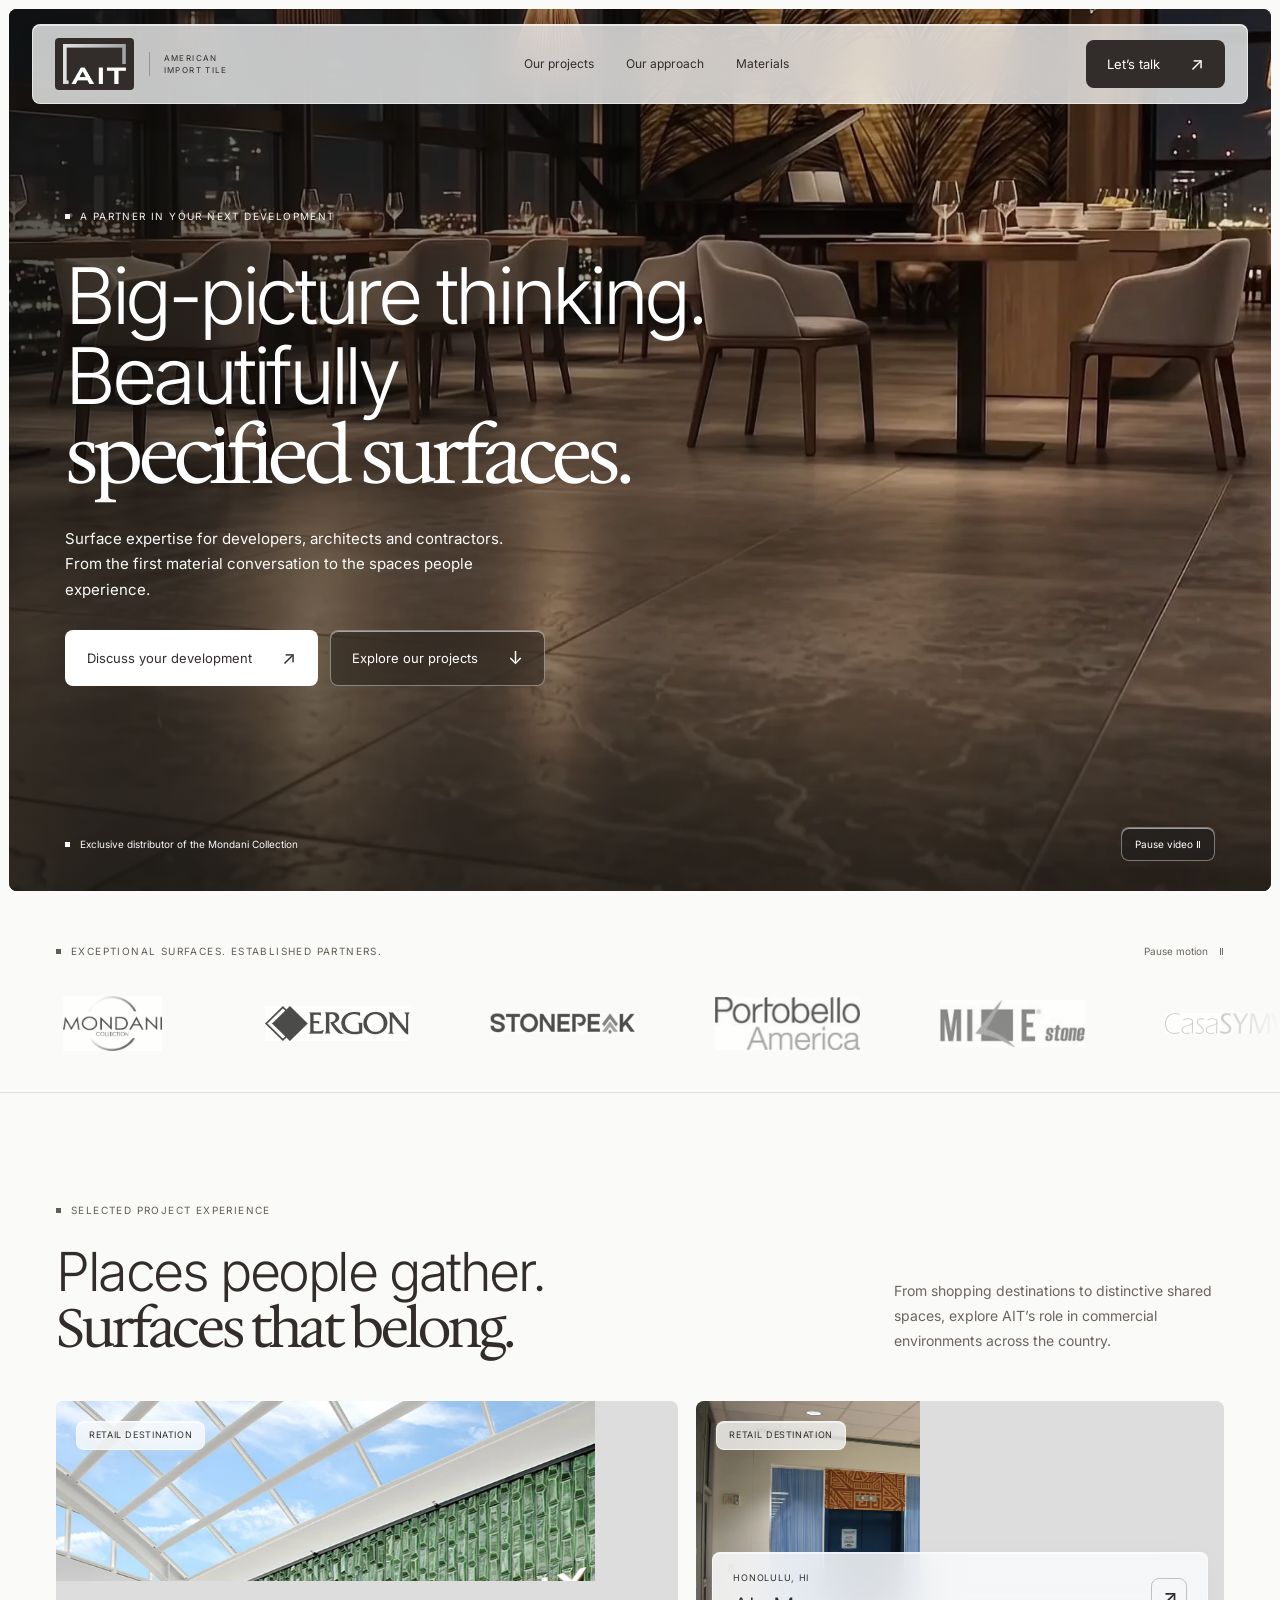
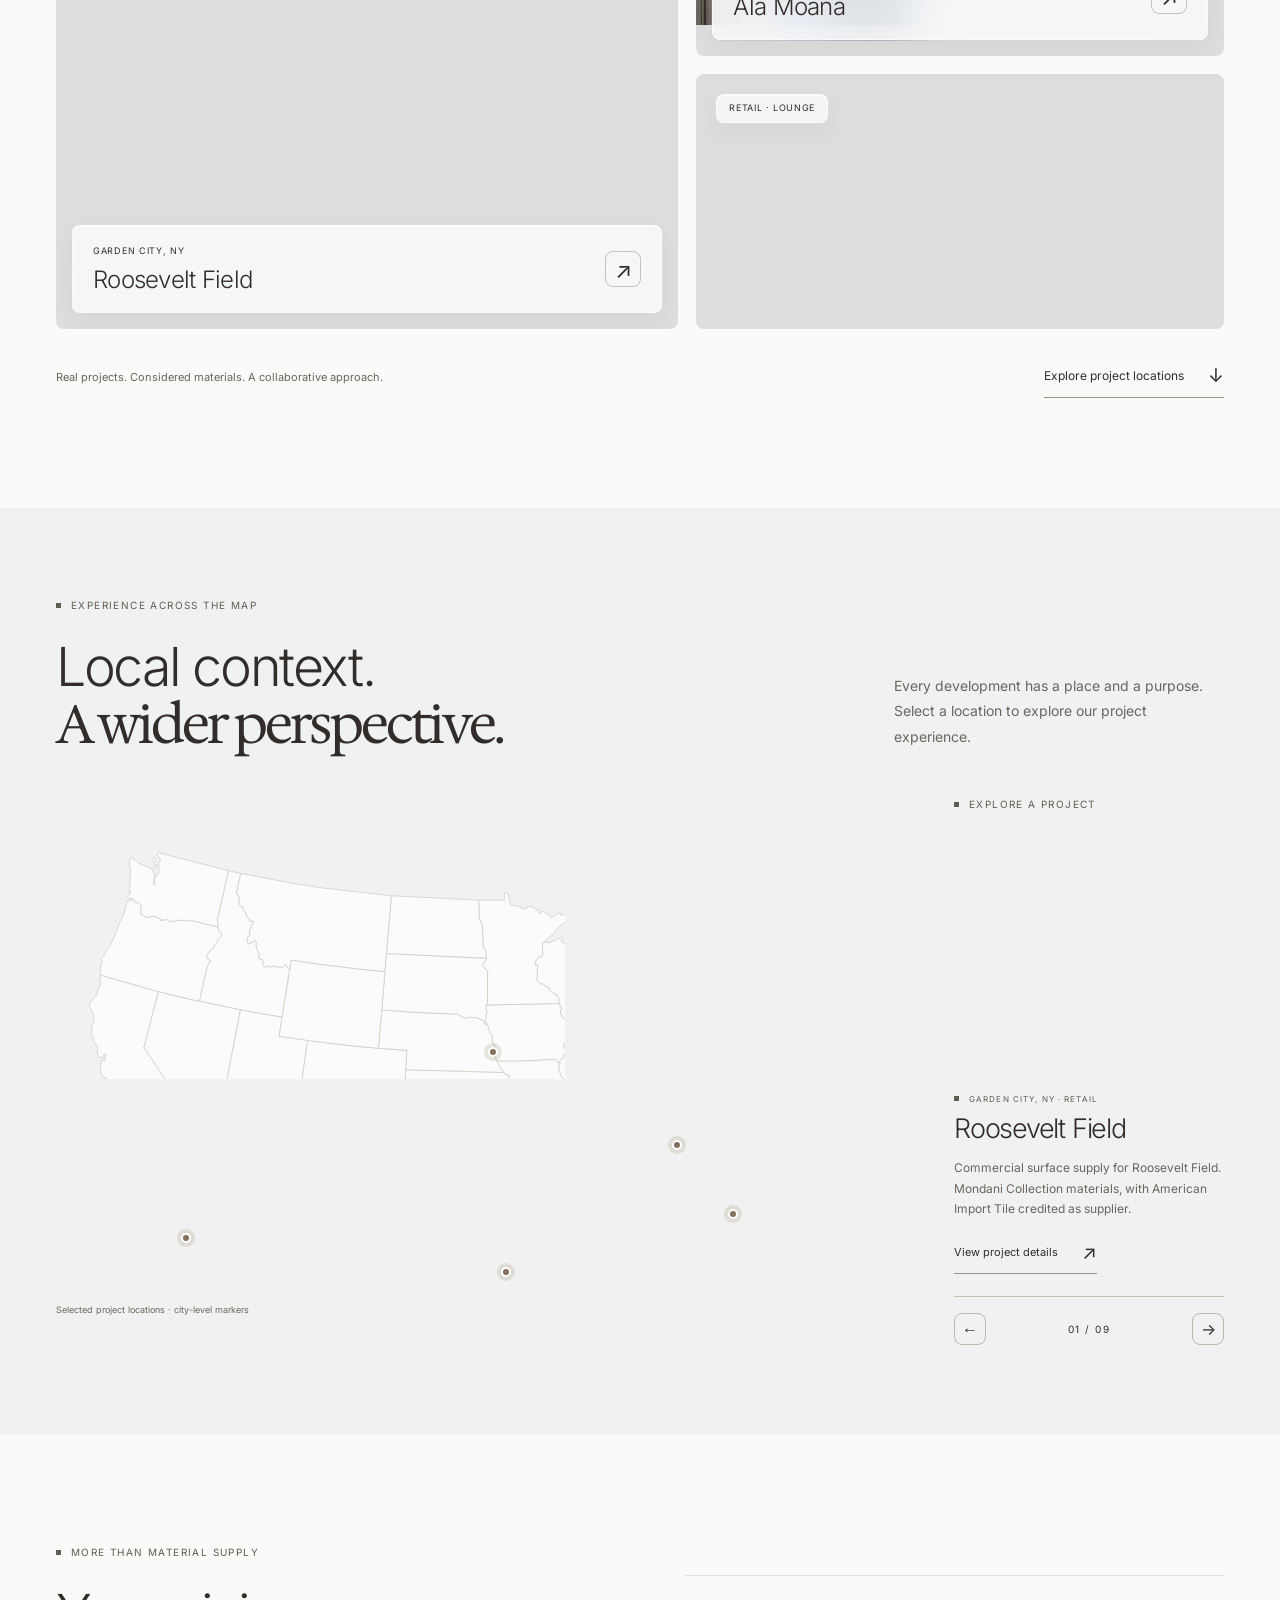
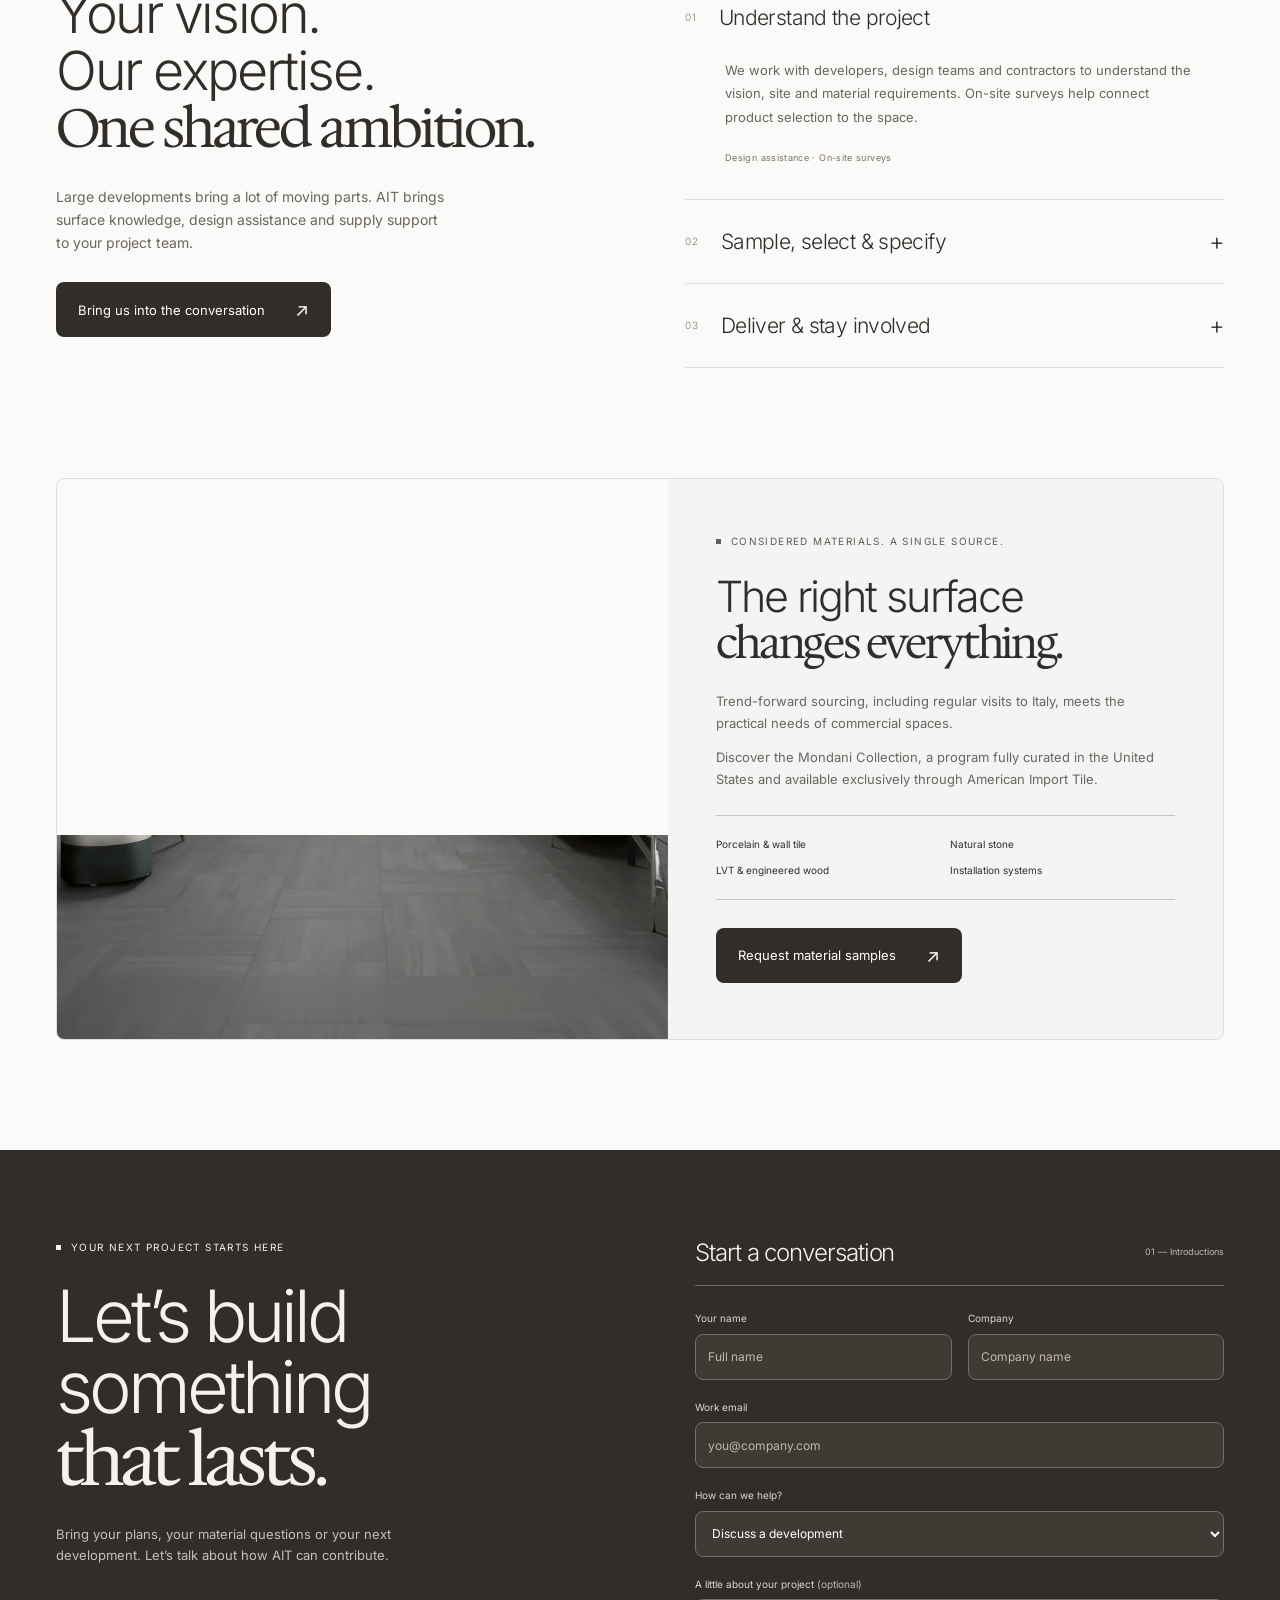
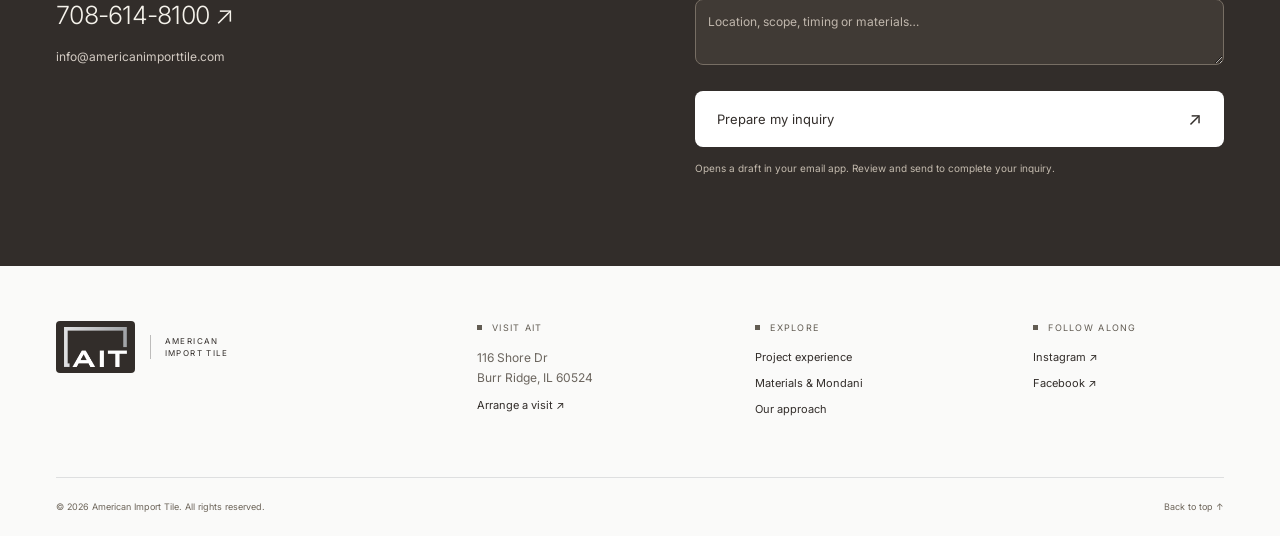
<file: index.html>
<!doctype html>
<html lang="en">
  <head>
    <meta charset="utf-8" />
    <meta name="viewport" content="width=device-width,initial-scale=1" />
    <meta name="theme-color" content="#FAFAF9" />
    <title>
      American Import Tile | A Surface Partner for Commercial Developments
    </title>
    <meta
      name="description"
      content="Commercial surface expertise for developers, architects and contractors. Explore American Import Tile’s retail project experience and exclusive Mondani Collection."
    />
    <link rel="icon" href="assets/favicon.png" />
    <link rel="preload" href="assets/ait-main-poster.webp" as="image" />
    <link
      rel="preload"
      href="assets/inter-light.woff"
      as="font"
      type="font/woff"
      crossorigin
    />
    <link rel="stylesheet" href="styles.css?v=6" />
    <script src="app.js?v=6" defer></script>
    <link
      rel="preload"
      href="assets/hedvig-letters-serif.woff2"
      as="font"
      type="font/woff2"
      crossorigin
    />
    <link rel="stylesheet" href="image-motion.css?v=1" />
    <script src="image-motion.js?v=1" defer></script>
    <link rel="stylesheet" href="map-enhancements.css" />
    <script src="map-enhancements.js" defer></script>
  </head>
  <body>
    <a class="skip" href="#main">Skip to content</a>
    <header class="site-header glass">
      <a href="#top" class="brand" aria-label="American Import Tile home"
        ><img
          class="brand-mark"
          src="assets/ait-logo.png"
          alt=""
          width="240"
          height="153"
        /><span class="brand-words">AMERICAN<br />IMPORT TILE</span></a
      >
      <nav aria-label="Main navigation">
        <a href="projects.html">Our projects</a
        ><a href="#approach">Our approach</a><a href="#materials">Materials</a>
      </nav>
      <a class="button small dark header-cta" href="#contact"
        >Let’s talk <span>↗</span></a
      ><button
        class="menu-toggle"
        aria-expanded="false"
        aria-controls="mobile-menu"
        aria-label="Open menu"
      >
        <span></span><span></span>
      </button>
      <nav id="mobile-menu" aria-label="Mobile navigation" hidden>
        <a href="projects.html">Our projects</a
        ><a href="#project-map">Project locations</a
        ><a href="#approach">Our approach</a><a href="#materials">Materials</a
        ><a href="#contact">Discuss your development ↗</a>
      </nav>
    </header>
    <main id="main">
      <section class="hero" id="top">
        <video
          id="hero-video"
          class="hero-image"
          muted
          loop
          playsinline
          preload="none"
          poster="assets/ait-main-poster.webp"
          aria-label="Interior surface inspiration video"
        >
          <source data-src="assets/ait-main-hero.mp4" type="video/mp4" />
        </video>
        <div class="hero-shade"></div>
        <div class="hero-content">
          <p class="eyebrow light">A partner in your next development</p>
          <h1>
            Big-picture thinking.<br />Beautifully<br /><span
              class="serif-accent"
              >specified surfaces.</span
            >
          </h1>
          <p class="hero-description">
            Surface expertise for developers, architects and contractors. From
            the first material conversation to the spaces people experience.
          </p>
          <div class="actions">
            <a class="button white" href="#contact"
              >Discuss your development <span>↗</span></a
            ><a class="button glass" href="projects.html"
              >Explore our projects <span>↓</span></a
            >
          </div>
        </div>
        <div class="hero-footer">
          <span class="hero-proof"
            ><span class="tiny-square"></span> Exclusive distributor of the
            Mondani Collection</span
          ><button
            id="hero-video-toggle"
            class="video-toggle glass"
            type="button"
            aria-label="Play hero video"
          >
            Play video ▷
          </button>
        </div>
      </section>
      <section class="partners" aria-label="Our manufacturing partners">
        <div class="partners-heading">
          <p class="eyebrow">Exceptional surfaces. Established partners.</p>
          <button id="pause-logos" class="text-button" aria-pressed="false">
            Pause motion <span aria-hidden="true">Ⅱ</span>
          </button>
        </div>
        <div class="logo-window">
          <div class="logo-track">
            <div class="logo-group">
              <div class="partner-logo">
                <img
                  src="assets/mondani-logo.png"
                  alt="Mondani Collection"
                  width="155"
                  height="62"
                  loading="lazy"
                />
              </div>
              <div class="partner-logo">
                <img
                  src="assets/ergon-logo.png"
                  alt="Ergon"
                  width="155"
                  height="62"
                  loading="lazy"
                />
              </div>
              <div class="partner-logo">
                <img
                  src="assets/stonepeak-logo.png"
                  alt="Stonepeak Ceramics"
                  width="155"
                  height="62"
                  loading="lazy"
                />
              </div>
              <div class="partner-logo">
                <img
                  src="assets/portobello-logo.png"
                  alt="Portobello America"
                  width="155"
                  height="62"
                  loading="lazy"
                />
              </div>
              <div class="partner-logo">
                <img
                  src="assets/milestone-logo.png"
                  alt="Milestone Tile"
                  width="155"
                  height="62"
                  loading="lazy"
                />
              </div>
              <div class="partner-logo">
                <img
                  src="assets/casa-logo.png"
                  alt="Casa Symari"
                  width="155"
                  height="62"
                  loading="lazy"
                />
              </div>
              <div class="partner-logo">
                <img
                  src="assets/stoneproject-logo.png"
                  alt="The Stone Project"
                  width="155"
                  height="62"
                  loading="lazy"
                />
              </div>
            </div>
            <div class="logo-group" aria-hidden="true">
              <div class="partner-logo">
                <img
                  src="assets/mondani-logo.png"
                  alt="Mondani Collection"
                  width="155"
                  height="62"
                  loading="lazy"
                />
              </div>
              <div class="partner-logo">
                <img
                  src="assets/ergon-logo.png"
                  alt="Ergon"
                  width="155"
                  height="62"
                  loading="lazy"
                />
              </div>
              <div class="partner-logo">
                <img
                  src="assets/stonepeak-logo.png"
                  alt="Stonepeak Ceramics"
                  width="155"
                  height="62"
                  loading="lazy"
                />
              </div>
              <div class="partner-logo">
                <img
                  src="assets/portobello-logo.png"
                  alt="Portobello America"
                  width="155"
                  height="62"
                  loading="lazy"
                />
              </div>
              <div class="partner-logo">
                <img
                  src="assets/milestone-logo.png"
                  alt="Milestone Tile"
                  width="155"
                  height="62"
                  loading="lazy"
                />
              </div>
              <div class="partner-logo">
                <img
                  src="assets/casa-logo.png"
                  alt="Casa Symari"
                  width="155"
                  height="62"
                  loading="lazy"
                />
              </div>
              <div class="partner-logo">
                <img
                  src="assets/stoneproject-logo.png"
                  alt="The Stone Project"
                  width="155"
                  height="62"
                  loading="lazy"
                />
              </div>
            </div>
          </div>
        </div>
      </section>
      <section class="section wrap" id="projects">
        <div class="section-heading">
          <div>
            <p class="eyebrow">Selected project experience</p>
            <h2>
              Places people gather.<br /><span class="serif-accent"
                >Surfaces that belong.</span
              >
            </h2>
          </div>
          <p>
            From shopping destinations to distinctive shared spaces, explore
            AIT’s role in commercial environments across the country.
          </p>
        </div>
        <div class="project-grid">
          <a
            href="projects/roosevelt-field.html"
            class="project-card large"
            aria-label="Explore Roosevelt Field"
            ><img
              src="assets/roosevelt.webp"
              alt="Sunlit retail concourse and porcelain flooring at Roosevelt Field"
              loading="lazy"
              width="1000"
              height="700"
            /><span class="card-top glass">Retail destination</span
            ><span class="project-caption glass"
              ><span
                ><small>Garden City, NY</small
                ><strong>Roosevelt Field</strong></span
              ><span class="round-arrow" aria-hidden="true">↗</span></span
            ></a
          ><a
            href="projects/ala-moana-amp.html"
            class="project-card"
            aria-label="Explore Ala Moana"
            ><img
              src="assets/ala-moana.webp"
              alt="Interior surfaces at Ala Moana"
              loading="lazy"
              width="1000"
              height="700"
            /><span class="card-top glass">Retail destination</span
            ><span class="project-caption glass"
              ><span><small>Honolulu, HI</small><strong>Ala Moana</strong></span
              ><span class="round-arrow" aria-hidden="true">↗</span></span
            ></a
          ><a
            href="projects/westroads-flagship-lounge.html"
            class="project-card"
            aria-label="Explore Westroads Flagship Lounge"
            ><img
              src="assets/westroads.webp"
              alt="Interior surfaces at Westroads Flagship Lounge"
              loading="lazy"
              width="1000"
              height="700"
            /><span class="card-top glass">Retail · Lounge</span
            ><span class="project-caption glass"
              ><span
                ><small>Omaha, NE</small
                ><strong>Westroads Flagship Lounge</strong></span
              ><span class="round-arrow" aria-hidden="true">↗</span></span
            ></a
          >
        </div>
        <div class="section-foot">
          <p>Real projects. Considered materials. A collaborative approach.</p>
          <a class="text-link" href="#project-map"
            >Explore project locations <span>↓</span></a
          >
        </div>
      </section>
      <section class="map-section" id="project-map">
        <div class="wrap">
          <div class="section-heading">
            <div>
              <p class="eyebrow">Experience across the map</p>
              <h2>
                Local context.<br /><span class="serif-accent"
                  >A wider perspective.</span
                >
              </h2>
            </div>
            <p>
              Every development has a place and a purpose. Select a location to
              explore our project experience.
            </p>
          </div>
          <div class="map-layout">
            <div class="map-canvas">
              <svg viewBox="0 0 900 510" aria-hidden="true">
                <g class="states">
                  <path
                    d="M599.6,355.5 L628.1,353.0 L632.8,369.9 L639.8,394.9 L642.3,400.3 L644.5,403.2 L644.0,405.3 L646.1,406.3 L643.6,409.1 L643.9,411.6 L642.9,415.2 L645.2,421.0 L644.6,426.4 L647.1,431.7 L638.7,432.8 L602.8,436.3 L602.5,439.0 L606.7,442.5 L606.3,445.9 L607.8,447.4 L605.5,450.6 L603.2,451.5 L598.6,448.5 L597.7,443.7 L596.4,443.2 L595.1,447.1 L594.8,450.7 L590.3,450.1 L586.5,419.6 L587.3,381.0 L587.8,358.8 L585.9,356.8 L599.6,355.5 Z"
                  />
                  <path
                    d="M252.7,307.2 L236.9,420.7 L202.7,415.6 L184.2,404.9 L144.5,381.3 L146.9,377.2 L150.3,377.1 L151.5,375.5 L151.3,371.7 L149.1,371.1 L149.5,363.5 L153.4,361.4 L154.4,358.5 L154.7,353.7 L157.3,350.6 L160.2,349.8 L162.6,347.6 L160.0,344.1 L158.8,338.5 L156.8,334.7 L157.3,332.2 L158.8,329.7 L159.2,325.9 L158.6,321.9 L160.0,310.0 L165.9,310.4 L167.4,313.2 L169.0,313.4 L171.2,310.3 L174.3,294.3 L229.8,303.8 L252.7,307.2 Z"
                  />
                  <path
                    d="M483.4,331.3 L552.4,328.7 L554.0,332.5 L551.7,335.1 L549.4,339.0 L559.8,338.4 L559.5,342.2 L557.2,343.4 L556.9,346.6 L554.1,350.1 L554.6,354.9 L553.2,358.6 L551.7,359.2 L552.8,360.9 L550.3,362.6 L549.3,366.1 L547.6,367.1 L548.1,371.1 L545.2,372.4 L545.4,373.7 L542.2,377.2 L543.3,379.3 L540.5,382.7 L538.1,389.0 L541.2,391.5 L539.8,393.3 L541.0,397.4 L539.8,400.2 L499.0,401.5 L491.8,401.6 L491.5,390.9 L489.2,390.1 L485.9,391.1 L484.1,389.3 L484.5,353.7 L481.1,331.3 L483.4,331.3 Z"
                  />
                  <path
                    d="M61.4,162.7 L73.6,166.1 L92.6,171.7 L107.4,175.7 L98.8,209.6 L92.3,234.4 L107.3,256.9 L121.7,278.7 L133.4,296.2 L142.0,309.0 L157.3,332.2 L156.8,334.7 L158.8,338.5 L160.0,344.1 L162.6,347.6 L160.2,349.8 L157.3,350.6 L154.7,353.7 L154.4,358.5 L153.4,361.4 L149.5,363.5 L149.1,371.1 L151.3,371.7 L151.5,375.5 L150.3,377.1 L146.9,377.2 L124.7,374.5 L106.6,372.4 L105.2,369.3 L106.1,365.2 L105.9,360.1 L104.4,356.1 L100.4,350.2 L95.0,344.2 L93.5,345.1 L91.2,343.8 L92.0,341.9 L90.2,337.3 L86.2,337.2 L80.2,332.7 L79.9,330.1 L76.1,326.0 L71.1,324.9 L67.2,322.5 L61.8,321.7 L59.7,318.3 L61.7,313.0 L61.0,311.9 L62.6,308.2 L59.3,304.2 L60.2,300.2 L58.7,299.6 L57.0,295.5 L55.4,294.3 L55.3,291.9 L51.5,282.3 L49.4,279.1 L50.6,272.7 L51.6,273.5 L53.7,270.1 L52.5,266.1 L49.7,265.7 L47.1,261.6 L46.5,258.8 L47.4,256.6 L46.6,253.0 L48.0,247.8 L50.9,248.6 L51.7,241.2 L50.3,241.6 L49.0,245.0 L45.8,244.9 L43.1,241.2 L43.8,236.5 L42.6,232.2 L40.2,229.0 L39.4,226.0 L36.5,219.7 L37.6,218.4 L37.6,211.3 L39.5,208.0 L39.9,202.2 L37.8,195.8 L35.0,191.7 L35.4,187.9 L41.6,180.6 L43.2,177.9 L43.1,175.5 L46.3,170.1 L46.7,164.4 L45.5,162.7 L47.4,158.6 L61.4,162.7 Z"
                  />
                  <path
                    d="M280.5,229.1 L313.2,233.0 L338.2,235.2 L368.2,237.4 L366.9,257.7 L363.2,318.5 L348.0,317.3 L326.9,315.7 L286.9,311.7 L278.2,310.5 L252.7,307.2 L255.9,283.8 L256.0,281.6 L258.4,264.6 L263.7,227.0 L280.5,229.1 Z"
                  />
                  <path
                    d="M795.2,178.6 L813.3,174.4 L813.4,174.7 L816.4,186.3 L816.0,188.3 L814.7,188.3 L808.7,191.5 L801.0,192.9 L798.4,196.4 L795.1,198.1 L791.5,201.4 L790.0,199.4 L793.0,196.4 L791.6,195.0 L789.0,179.9 L795.2,178.6 Z"
                  />
                  <path
                    d="M770.9,230.7 L770.1,233.4 L768.8,235.0 L769.8,238.1 L772.7,240.5 L774.3,245.3 L778.7,249.7 L780.2,249.5 L782.4,256.2 L772.5,258.2 L765.7,233.5 L767.8,230.8 L770.9,230.7 Z"
                  />
                  <path
                    d="M750.0,251.9 L752.3,253.5 L750.7,255.9 L749.0,253.3 L750.0,251.9 Z"
                  />
                  <path
                    d="M638.7,432.8 L647.1,431.7 L650.1,437.2 L673.7,435.6 L695.8,434.1 L697.2,438.2 L699.3,437.8 L699.4,433.7 L698.2,430.1 L699.6,428.3 L703.7,429.4 L708.5,429.4 L710.9,437.8 L714.5,447.2 L721.5,459.1 L731.4,471.4 L730.5,472.5 L731.9,478.8 L736.3,485.2 L743.8,498.5 L745.6,502.7 L746.3,507.3 L747.0,523.8 L745.4,524.4 L744.5,529.8 L745.3,531.3 L742.5,535.5 L741.0,534.9 L737.8,536.9 L732.2,538.7 L730.2,536.9 L730.5,533.8 L725.1,525.7 L721.7,524.6 L719.1,526.2 L716.2,521.7 L715.0,517.8 L710.6,513.9 L709.3,511.1 L709.3,506.8 L707.1,506.4 L708.0,508.8 L706.2,509.7 L699.0,499.8 L696.4,497.4 L700.6,488.8 L697.2,489.7 L695.2,492.5 L692.3,488.9 L693.9,477.7 L693.2,468.6 L690.8,466.7 L689.7,463.9 L686.3,463.7 L681.7,459.4 L678.4,457.9 L677.8,454.9 L675.5,454.1 L673.2,451.1 L666.1,447.6 L660.4,449.3 L661.1,452.3 L659.1,452.0 L652.4,456.6 L644.8,458.3 L644.8,456.1 L642.7,453.7 L633.1,448.8 L626.4,446.9 L620.6,446.9 L615.8,447.8 L605.5,450.6 L607.8,447.4 L606.3,445.9 L606.7,442.5 L602.5,439.0 L602.8,436.3 L638.7,432.8 Z"
                  />
                  <path
                    d="M668.4,347.7 L665.6,352.4 L665.6,354.5 L671.6,358.1 L673.2,357.5 L676.3,361.6 L677.2,363.8 L680.4,367.6 L684.5,369.6 L687.2,373.0 L692.1,375.7 L692.3,378.0 L695.7,381.3 L700.6,383.7 L702.2,386.8 L703.0,391.1 L705.5,392.1 L709.0,397.1 L709.6,400.4 L713.8,401.6 L710.7,409.0 L710.5,412.6 L709.3,415.9 L709.6,419.1 L707.9,420.8 L708.5,429.4 L703.7,429.4 L699.6,428.3 L698.2,430.1 L699.4,433.7 L699.3,437.8 L697.2,438.2 L695.8,434.1 L673.7,435.6 L650.1,437.2 L647.1,431.7 L644.6,426.4 L645.2,421.0 L642.9,415.2 L643.9,411.6 L643.6,409.1 L646.1,406.3 L644.0,405.3 L644.5,403.2 L642.3,400.3 L639.8,394.9 L632.8,369.9 L628.1,353.0 L648.9,350.4 L660.2,349.1 L668.4,347.7 Z"
                  />
                  <path
                    d="M193.8,51.8 L189.5,71.7 L192.7,78.0 L191.6,83.4 L193.7,86.3 L196.2,87.7 L196.2,89.1 L200.2,95.4 L200.4,97.7 L203.5,100.4 L203.4,101.8 L207.3,102.4 L204.0,109.4 L202.7,113.9 L203.5,117.2 L200.6,118.9 L201.2,121.1 L200.1,123.1 L202.6,125.8 L206.6,123.7 L208.3,121.8 L210.5,124.2 L209.8,125.8 L210.4,129.8 L211.9,134.3 L213.4,136.0 L212.6,139.7 L213.9,141.7 L216.8,142.4 L217.4,149.1 L218.9,150.5 L220.7,148.9 L225.0,149.8 L228.6,148.6 L230.3,150.0 L233.8,149.6 L234.3,150.8 L237.3,150.6 L241.2,147.0 L242.8,150.8 L245.1,153.3 L237.2,202.6 L220.9,200.0 L193.5,195.0 L150.3,185.9 L158.4,149.9 L161.6,143.8 L160.9,142.0 L158.3,141.0 L157.9,138.1 L162.3,131.8 L163.9,131.4 L165.9,128.9 L166.1,127.0 L168.2,125.0 L169.8,121.7 L174.0,116.6 L173.4,113.6 L170.5,111.5 L169.4,107.8 L170.1,104.4 L169.1,100.5 L169.6,99.0 L175.4,72.9 L181.0,49.0 L193.8,51.8 Z"
                  />
                  <path
                    d="M537.7,207.7 L564.9,206.2 L579.4,205.0 L579.2,208.9 L581.9,213.2 L584.9,220.4 L589.0,268.0 L587.7,271.8 L590.0,275.9 L590.6,279.5 L588.9,282.5 L588.6,285.2 L586.2,289.8 L584.4,290.2 L585.1,292.8 L583.9,293.8 L583.4,298.7 L584.0,300.0 L582.2,303.0 L584.0,306.4 L577.7,308.8 L577.2,311.0 L578.9,313.5 L577.0,315.3 L571.0,312.7 L569.2,313.0 L567.0,316.8 L567.9,317.8 L565.4,317.8 L561.4,312.3 L562.6,310.8 L561.1,307.1 L560.9,304.0 L555.5,300.0 L553.8,300.5 L551.9,298.0 L547.1,294.2 L547.0,290.9 L549.3,285.6 L548.8,283.7 L550.1,281.2 L547.8,279.9 L544.4,279.2 L542.7,281.2 L541.5,280.0 L540.1,273.4 L534.8,269.4 L529.8,264.4 L527.6,258.3 L527.2,254.2 L528.4,251.3 L528.5,247.6 L532.6,245.2 L532.8,242.1 L534.7,240.0 L534.8,236.4 L532.2,233.7 L533.0,230.1 L538.7,228.8 L543.2,226.0 L543.5,222.8 L545.4,221.4 L545.7,217.5 L545.1,215.0 L541.7,213.2 L541.2,211.1 L537.7,207.7 Z"
                  />
                  <path
                    d="M607.4,217.2 L624.9,215.3 L625.1,216.6 L628.0,240.6 L631.1,268.7 L630.0,269.7 L631.9,275.1 L629.2,275.5 L626.6,277.7 L622.5,277.3 L623.1,281.2 L620.7,283.1 L619.9,285.8 L617.3,287.1 L616.4,292.3 L614.8,293.8 L611.1,292.3 L610.2,290.1 L607.1,292.9 L607.6,295.1 L604.1,296.2 L602.9,294.4 L599.2,296.7 L598.1,298.9 L593.9,296.3 L591.9,297.2 L590.4,295.9 L589.2,297.4 L585.3,298.0 L584.0,300.0 L583.4,298.7 L583.9,293.8 L585.1,292.8 L584.4,290.2 L586.2,289.8 L588.6,285.2 L588.9,282.5 L590.6,279.5 L590.0,275.9 L587.7,271.8 L589.0,268.0 L584.9,220.4 L586.4,221.6 L591.0,221.2 L595.1,218.5 L607.4,217.2 Z"
                  />
                  <path
                    d="M526.1,188.3 L528.3,188.1 L528.6,191.1 L530.9,193.0 L529.2,195.5 L529.9,200.0 L531.2,203.1 L536.6,205.2 L537.7,207.7 L541.2,211.1 L541.7,213.2 L545.1,215.0 L545.7,217.5 L545.4,221.4 L543.5,222.8 L543.2,226.0 L538.7,228.8 L533.0,230.1 L532.2,233.7 L534.8,236.4 L534.7,240.0 L532.8,242.1 L532.6,245.2 L528.5,247.6 L528.4,251.3 L526.7,250.7 L523.5,246.7 L521.9,246.9 L500.4,248.3 L479.7,248.9 L462.5,248.7 L460.8,246.1 L461.6,240.9 L460.1,236.3 L460.2,231.2 L457.6,229.5 L457.2,226.7 L458.1,224.3 L457.1,220.7 L455.1,219.4 L452.5,210.3 L449.8,205.9 L451.1,202.9 L451.6,198.9 L452.7,197.5 L450.9,195.5 L451.4,192.0 L450.6,190.3 L452.5,189.9 L526.1,188.3 Z"
                  />
                  <path
                    d="M369.1,257.8 L469.6,260.6 L471.1,262.4 L476.0,264.0 L472.7,269.9 L474.6,271.8 L477.1,276.6 L480.4,277.5 L481.0,321.3 L394.2,320.0 L363.2,318.5 L366.9,257.7 L369.1,257.8 Z"
                  />
                  <path
                    d="M645.9,273.7 L649.7,276.0 L652.0,274.2 L658.0,275.0 L659.4,272.8 L661.5,271.8 L662.7,275.1 L664.5,275.4 L667.0,277.9 L667.4,284.0 L669.8,287.6 L672.7,290.2 L673.8,292.4 L677.2,294.2 L679.3,294.3 L674.1,300.5 L668.7,304.3 L668.9,305.8 L666.8,307.5 L666.9,309.3 L664.0,310.4 L663.2,312.8 L655.1,316.8 L654.9,317.1 L641.4,318.6 L629.5,319.3 L626.4,319.9 L608.8,321.0 L588.8,323.3 L585.2,322.7 L585.8,326.3 L566.0,327.6 L564.1,328.0 L564.8,325.4 L567.2,326.1 L567.9,317.8 L567.0,316.8 L569.2,313.0 L571.0,312.7 L577.0,315.3 L578.9,313.5 L577.2,311.0 L577.7,308.8 L584.0,306.4 L582.2,303.0 L584.0,300.0 L585.3,298.0 L589.2,297.4 L590.4,295.9 L591.9,297.2 L593.9,296.3 L598.1,298.9 L599.2,296.7 L602.9,294.4 L604.1,296.2 L607.6,295.1 L607.1,292.9 L610.2,290.1 L611.1,292.3 L614.8,293.8 L616.4,292.3 L617.3,287.1 L619.9,285.8 L620.7,283.1 L623.1,281.2 L622.5,277.3 L626.6,277.7 L629.2,275.5 L631.9,275.1 L630.0,269.7 L631.1,268.7 L636.9,268.0 L640.5,271.8 L641.0,273.5 L645.9,273.7 Z"
                  />
                  <path
                    d="M499.0,401.5 L539.8,400.2 L541.5,402.5 L540.3,403.4 L540.4,407.5 L543.0,409.9 L543.7,415.9 L541.9,420.6 L538.0,423.7 L537.2,428.2 L535.5,427.9 L535.6,435.3 L533.6,435.6 L535.0,439.5 L533.8,441.0 L566.1,439.2 L564.9,445.9 L568.0,450.1 L568.9,453.4 L571.1,455.3 L566.2,458.4 L565.9,460.4 L570.2,461.4 L571.8,458.1 L575.6,461.1 L575.5,463.6 L573.5,464.8 L569.5,464.1 L570.1,465.9 L569.0,468.9 L572.5,471.2 L577.9,471.6 L580.0,474.4 L581.6,474.7 L579.0,478.3 L575.9,477.9 L573.1,474.6 L566.6,473.1 L566.3,469.7 L563.3,471.0 L563.6,473.9 L562.4,476.6 L560.1,477.2 L558.2,474.3 L554.2,474.4 L552.9,477.6 L550.3,478.6 L547.3,476.9 L545.0,476.8 L542.5,472.0 L538.5,470.0 L537.0,470.4 L535.2,466.3 L530.7,467.0 L530.5,464.5 L526.1,467.1 L526.8,469.0 L523.4,470.8 L518.0,470.2 L511.7,467.6 L507.3,466.6 L497.9,467.8 L496.7,468.6 L495.1,466.6 L499.0,459.4 L497.6,455.6 L498.8,453.5 L498.2,450.7 L499.8,448.6 L501.5,443.4 L501.1,439.1 L496.2,431.0 L496.0,426.6 L492.2,422.3 L491.8,401.6 L499.0,401.5 Z"
                  />
                  <path
                    d="M823.5,150.0 L821.4,149.1 L821.1,147.1 L818.3,145.5 L810.5,120.2 L806.5,107.8 L811.6,103.6 L810.3,102.5 L811.7,98.9 L813.6,96.9 L812.8,95.8 L814.5,93.5 L812.9,90.3 L812.8,84.8 L814.4,82.6 L813.7,76.9 L819.7,59.3 L822.2,59.3 L823.4,62.8 L825.5,63.5 L829.1,60.2 L831.8,59.4 L833.2,57.5 L837.8,59.4 L840.7,61.3 L847.5,82.7 L848.7,87.9 L853.8,87.9 L853.8,90.3 L855.6,92.0 L855.3,94.2 L858.1,96.5 L860.4,95.1 L865.0,101.2 L863.1,105.1 L861.1,104.5 L860.4,107.0 L858.3,107.1 L858.7,108.9 L856.1,109.5 L853.3,114.8 L851.4,112.3 L850.0,112.5 L851.6,115.4 L848.8,117.8 L847.4,115.6 L846.2,117.3 L842.7,118.3 L841.8,115.5 L839.9,116.8 L840.8,118.7 L840.1,123.5 L840.8,124.5 L838.9,127.6 L836.1,127.5 L835.3,130.4 L833.3,131.3 L832.1,133.8 L829.8,134.0 L828.6,132.0 L826.5,136.3 L827.9,138.2 L825.8,139.6 L826.2,141.4 L824.2,144.4 L823.5,150.0 Z"
                  />
                  <path
                    d="M770.1,269.2 L769.8,269.3 L769.4,269.4 L770.1,269.2 Z M710.4,244.4 L765.7,233.5 L772.5,258.2 L782.4,256.2 L781.3,265.2 L779.0,266.1 L775.1,268.2 L772.0,269.8 L771.4,266.5 L769.8,265.4 L771.3,263.7 L768.2,260.9 L767.8,262.5 L764.6,262.8 L762.7,259.5 L763.7,259.3 L762.8,254.6 L763.4,252.5 L760.8,246.5 L761.6,242.5 L764.1,241.3 L763.7,237.4 L761.9,238.2 L762.2,240.2 L758.8,243.5 L758.1,246.0 L759.0,251.8 L758.1,254.9 L759.7,259.3 L762.4,262.0 L762.6,264.5 L764.4,266.6 L764.1,268.4 L759.9,266.0 L754.5,265.5 L752.4,262.7 L749.9,265.0 L748.4,262.9 L750.0,259.4 L750.7,255.9 L752.3,253.5 L750.0,251.9 L749.0,253.3 L746.6,251.9 L743.3,251.5 L742.7,248.6 L740.7,247.3 L738.3,247.4 L735.5,242.2 L733.0,242.7 L730.1,241.3 L729.0,243.1 L726.5,243.5 L726.3,245.8 L721.6,245.2 L719.1,248.7 L717.0,248.4 L714.7,252.3 L712.0,254.7 L710.4,244.4 Z"
                  />
                  <path
                    d="M821.4,154.2 L822.8,154.1 L824.3,157.4 L824.5,160.3 L822.9,163.5 L823.6,166.5 L826.9,166.1 L829.6,168.7 L829.9,171.2 L831.7,171.4 L832.4,173.6 L837.0,174.4 L841.1,171.3 L840.8,174.3 L834.6,178.5 L832.1,179.3 L830.2,177.9 L827.9,179.1 L828.2,180.5 L825.8,182.1 L823.7,178.8 L823.2,178.3 L821.3,177.3 L819.3,172.9 L817.2,173.5 L813.4,174.7 L813.3,174.4 L795.2,178.6 L789.0,179.9 L788.5,179.2 L788.8,165.5 L800.4,163.0 L817.0,159.3 L818.1,157.1 L821.4,154.2 Z"
                  />
                  <path
                    d="M644.9,213.3 L625.1,216.6 L624.9,215.3 L607.4,217.2 L595.1,218.5 L597.9,215.5 L599.4,210.8 L601.0,207.9 L602.0,203.9 L602.2,198.3 L601.3,192.4 L595.8,181.2 L596.7,176.7 L595.3,171.5 L598.0,165.8 L598.2,161.2 L597.5,158.9 L599.7,157.6 L599.7,154.3 L603.2,153.0 L605.6,149.1 L606.2,156.4 L607.7,156.5 L609.1,152.7 L608.5,146.6 L609.5,144.9 L613.2,143.5 L611.5,139.4 L613.6,135.5 L616.7,134.9 L620.5,136.8 L624.0,136.7 L626.0,139.3 L628.6,139.2 L633.3,141.3 L634.8,140.9 L637.8,144.9 L636.2,147.4 L638.4,150.1 L639.6,153.4 L639.7,161.0 L637.1,163.2 L636.9,167.1 L633.6,168.9 L632.3,173.7 L633.3,175.4 L636.9,176.6 L639.3,173.7 L641.7,168.1 L646.4,165.5 L649.0,166.7 L650.9,169.3 L653.5,177.4 L654.4,181.5 L656.7,186.3 L656.2,193.8 L654.0,195.2 L653.5,192.6 L652.0,193.6 L651.0,199.9 L648.4,202.6 L648.1,207.3 L644.9,211.6 L644.9,213.3 Z M605.8,137.0 L606.2,139.3 L604.5,140.0 L604.9,136.5 L605.8,137.0 Z M577.9,152.6 L575.5,150.7 L576.6,147.7 L573.2,147.5 L574.3,144.7 L574.1,141.2 L571.0,139.0 L569.2,136.6 L563.1,135.2 L561.3,136.0 L555.2,133.4 L540.6,130.4 L538.9,127.1 L536.2,126.0 L541.5,123.6 L543.7,121.1 L549.7,119.7 L553.4,116.4 L555.2,116.2 L556.6,114.0 L560.6,110.7 L562.6,108.1 L565.6,106.2 L568.8,107.3 L563.9,113.9 L562.8,116.1 L563.2,119.8 L565.6,116.7 L570.4,116.8 L574.2,118.4 L578.0,123.6 L579.9,124.4 L583.3,123.2 L584.3,124.3 L587.8,124.6 L594.7,119.3 L598.5,118.4 L603.7,118.1 L606.9,116.2 L609.6,115.8 L610.7,121.3 L613.5,121.7 L616.1,120.5 L617.4,121.7 L619.0,119.8 L623.0,118.8 L623.9,125.8 L626.1,128.5 L628.9,128.9 L629.0,126.9 L631.6,126.5 L633.3,128.4 L632.3,130.1 L624.6,129.8 L621.0,131.1 L616.8,129.2 L615.9,131.5 L616.7,133.3 L614.9,133.0 L612.0,130.6 L607.3,129.5 L605.0,129.6 L603.1,132.5 L599.5,133.5 L595.5,133.4 L594.0,134.7 L593.9,136.9 L589.7,139.2 L589.7,136.5 L587.7,136.2 L587.2,139.0 L584.0,139.4 L582.7,140.7 L581.0,145.7 L577.5,152.0 L577.9,152.6 Z M556.4,96.5 L553.1,99.3 L551.4,99.7 L551.4,97.7 L559.5,92.3 L558.2,95.7 L556.4,96.5 Z"
                  />
                  <path
                    d="M514.0,124.4 L512.9,123.6 L510.2,125.3 L510.7,137.1 L509.9,138.4 L506.0,140.2 L502.9,144.6 L502.8,147.4 L504.4,147.6 L506.2,150.1 L504.7,153.2 L505.1,156.6 L504.4,164.0 L508.3,167.5 L511.2,167.7 L512.8,169.9 L517.3,171.9 L518.1,174.5 L522.3,177.7 L524.7,178.4 L527.6,182.7 L527.4,185.9 L528.3,188.1 L526.1,188.3 L452.5,189.9 L452.7,153.7 L449.4,151.4 L447.0,147.5 L450.9,143.3 L451.2,141.0 L450.7,133.0 L449.0,130.9 L447.9,126.5 L448.2,121.1 L447.7,120.2 L447.4,107.5 L444.7,100.7 L443.8,96.8 L443.4,88.8 L444.3,86.1 L442.6,79.8 L470.3,79.8 L470.2,72.2 L472.9,72.4 L474.6,73.9 L476.5,84.2 L477.9,85.4 L482.3,85.6 L482.8,86.6 L488.0,86.9 L488.6,89.1 L493.0,88.4 L493.0,87.6 L496.4,86.4 L499.4,86.7 L502.9,88.2 L504.0,90.3 L506.0,90.0 L508.0,94.4 L508.8,92.5 L512.1,91.5 L512.8,93.3 L516.8,94.4 L516.9,96.2 L519.0,97.5 L523.0,96.5 L525.4,94.5 L528.6,93.1 L530.0,96.0 L532.2,95.2 L535.0,95.7 L538.1,95.0 L541.9,97.3 L545.4,96.6 L545.1,97.8 L540.8,100.6 L534.6,102.9 L530.6,105.2 L525.0,110.6 L522.6,113.9 L518.9,117.7 L512.9,122.8 L514.0,124.4 Z"
                  />
                  <path
                    d="M581.6,357.1 L585.9,356.8 L587.8,358.8 L587.3,381.0 L586.5,419.6 L590.3,450.1 L588.5,451.2 L584.3,451.0 L582.5,449.8 L578.4,451.0 L572.8,453.7 L571.1,455.3 L568.9,453.4 L568.0,450.1 L564.9,445.9 L566.1,439.2 L533.8,441.0 L535.0,439.5 L533.6,435.6 L535.6,435.3 L535.5,427.9 L537.2,428.2 L538.0,423.7 L541.9,420.6 L543.7,415.9 L543.0,409.9 L540.4,407.5 L540.3,403.4 L541.5,402.5 L539.8,400.2 L541.0,397.4 L539.8,393.3 L541.2,391.5 L538.1,389.0 L540.5,382.7 L543.3,379.3 L542.2,377.2 L545.4,373.7 L545.2,372.4 L548.1,371.1 L547.6,367.1 L549.3,366.1 L550.3,362.6 L552.8,360.9 L551.7,359.2 L581.6,357.1 Z"
                  />
                  <path
                    d="M521.9,246.9 L523.5,246.7 L526.7,250.7 L528.4,251.3 L527.2,254.2 L527.6,258.3 L529.8,264.4 L534.8,269.4 L540.1,273.4 L541.5,280.0 L542.7,281.2 L544.4,279.2 L547.8,279.9 L550.1,281.2 L548.8,283.7 L549.3,285.6 L547.0,290.9 L547.1,294.2 L551.9,298.0 L553.8,300.5 L555.5,300.0 L560.9,304.0 L561.1,307.1 L562.6,310.8 L561.4,312.3 L565.4,317.8 L567.9,317.8 L567.2,326.1 L564.8,325.4 L564.1,328.0 L563.0,328.1 L562.2,328.1 L562.6,333.1 L559.8,338.4 L549.4,339.0 L551.7,335.1 L554.0,332.5 L552.4,328.7 L483.4,331.3 L481.1,331.3 L481.0,321.3 L480.4,277.5 L477.1,276.6 L474.6,271.8 L472.7,269.9 L476.0,264.0 L471.1,262.4 L469.6,260.6 L465.8,255.3 L462.5,248.7 L479.7,248.9 L500.4,248.3 L521.9,246.9 Z"
                  />
                  <path
                    d="M351.9,75.3 L350.1,97.9 L346.7,136.0 L345.2,155.0 L345.0,155.0 L318.8,152.4 L274.3,147.0 L246.7,142.8 L245.1,153.3 L242.8,150.8 L241.2,147.0 L237.3,150.6 L234.3,150.8 L233.8,149.6 L230.3,150.0 L228.6,148.6 L225.0,149.8 L220.7,148.9 L218.9,150.5 L217.4,149.1 L216.8,142.4 L213.9,141.7 L212.6,139.7 L213.4,136.0 L211.9,134.3 L210.4,129.8 L209.8,125.8 L210.5,124.2 L208.3,121.8 L206.6,123.7 L202.6,125.8 L200.1,123.1 L201.2,121.1 L200.6,118.9 L203.5,117.2 L202.7,113.9 L204.0,109.4 L207.3,102.4 L203.4,101.8 L203.5,100.4 L200.4,97.7 L200.2,95.4 L196.2,89.1 L196.2,87.7 L193.7,86.3 L191.6,83.4 L192.7,78.0 L189.5,71.7 L193.8,51.8 L253.3,63.2 L280.3,67.2 L351.9,75.3 Z"
                  />
                  <path
                    d="M352.3,195.8 L377.0,197.6 L422.6,199.6 L423.0,200.6 L430.4,204.4 L432.2,202.4 L434.3,202.9 L441.2,203.0 L448.9,206.9 L449.8,209.7 L452.5,210.3 L455.1,219.4 L457.1,220.7 L458.1,224.3 L457.2,226.7 L457.6,229.5 L460.2,231.2 L460.1,236.3 L461.6,240.9 L460.8,246.1 L462.5,248.7 L465.8,255.3 L469.6,260.6 L369.1,257.8 L366.9,257.7 L368.2,237.4 L338.2,235.2 L341.7,195.0 L352.3,195.8 Z"
                  />
                  <path
                    d="M150.3,185.9 L193.5,195.0 L174.3,294.3 L171.2,310.3 L169.0,313.4 L167.4,313.2 L165.9,310.4 L160.0,310.0 L158.6,321.9 L159.2,325.9 L158.8,329.7 L157.3,332.2 L142.0,309.0 L133.4,296.2 L121.7,278.7 L107.3,256.9 L92.3,234.4 L98.8,209.6 L107.4,175.7 L126.1,180.5 L150.3,185.9 Z"
                  />
                  <path
                    d="M806.5,107.8 L810.5,120.2 L818.3,145.5 L821.1,147.1 L821.4,149.1 L823.5,150.0 L822.8,154.1 L821.4,154.2 L818.1,157.1 L817.0,159.3 L800.4,163.0 L798.8,161.8 L798.2,158.8 L799.2,157.5 L798.3,154.7 L797.3,146.2 L798.8,141.7 L798.9,137.0 L799.7,135.1 L798.4,130.3 L802.5,127.3 L803.9,123.4 L801.8,120.6 L802.8,116.9 L802.2,115.0 L802.8,109.5 L806.1,109.2 L806.5,107.8 Z"
                  />
                  <path
                    d="M782.3,200.4 L787.9,202.0 L787.5,208.2 L785.4,210.0 L784.8,213.4 L789.2,213.9 L790.0,216.1 L790.7,227.1 L787.9,236.1 L785.4,239.0 L783.8,244.6 L781.7,241.7 L776.9,241.1 L770.6,237.9 L769.7,235.1 L769.5,234.6 L770.1,233.4 L770.9,230.7 L774.6,228.2 L774.5,226.6 L778.3,222.3 L778.7,220.4 L773.5,217.4 L772.8,214.9 L770.8,214.7 L770.1,212.5 L771.6,208.5 L770.0,206.7 L772.7,201.8 L773.0,199.4 L774.6,197.6 L782.3,200.4 Z"
                  />
                  <path
                    d="M278.2,310.5 L286.9,311.7 L326.9,315.7 L348.0,317.3 L347.3,327.4 L346.7,327.3 L342.8,377.5 L341.0,397.9 L339.5,418.1 L279.6,412.5 L278.9,414.4 L280.6,416.9 L252.3,413.5 L251.1,422.6 L236.9,420.7 L252.7,307.2 L278.2,310.5 Z"
                  />
                  <path
                    d="M776.9,121.4 L778.1,125.4 L778.2,129.2 L780.3,132.5 L780.9,136.3 L780.2,140.7 L782.7,145.7 L782.4,147.5 L785.4,150.2 L788.2,163.8 L788.8,165.5 L788.5,179.2 L789.0,179.9 L791.6,195.0 L793.0,196.4 L790.0,199.4 L791.5,201.4 L798.2,201.5 L799.2,200.0 L804.5,198.7 L807.1,197.4 L810.7,193.1 L811.6,195.3 L814.2,195.7 L809.6,199.9 L799.3,207.0 L794.8,209.0 L791.6,209.6 L789.5,211.1 L787.5,208.2 L787.9,202.0 L782.3,200.4 L774.6,197.6 L773.7,196.3 L771.4,196.7 L768.0,194.0 L767.7,191.0 L765.5,189.1 L764.4,189.5 L762.2,187.1 L698.2,199.7 L697.4,194.7 L697.3,194.3 L705.2,187.1 L706.1,184.1 L708.6,181.8 L706.9,178.6 L705.6,178.2 L703.8,172.9 L711.7,169.1 L719.2,167.8 L722.2,167.7 L725.9,169.3 L727.7,168.0 L733.9,166.9 L737.4,164.7 L740.6,160.3 L743.1,159.7 L742.1,154.3 L742.7,150.9 L739.1,149.4 L739.3,146.7 L744.2,142.2 L745.6,138.9 L750.9,130.8 L756.4,126.1 L765.9,124.5 L776.9,121.4 Z"
                  />
                  <path
                    d="M697.8,311.4 L708.6,309.9 L721.0,307.9 L778.0,296.6 L781.5,304.1 L777.0,304.3 L776.6,305.4 L771.5,307.7 L771.0,309.0 L767.5,310.0 L767.9,311.4 L772.1,309.5 L772.8,310.3 L777.4,308.3 L779.3,309.8 L782.0,308.4 L784.1,313.0 L783.6,315.5 L781.8,316.1 L778.8,321.8 L773.5,323.2 L773.4,326.7 L776.3,329.6 L778.3,329.9 L776.1,336.1 L773.0,336.1 L768.0,337.6 L764.8,339.5 L760.0,344.5 L756.5,350.3 L755.4,357.1 L751.8,356.3 L746.2,358.7 L724.4,343.0 L706.3,345.7 L706.2,343.4 L703.1,340.4 L701.7,341.9 L701.2,339.8 L681.3,341.8 L677.0,343.2 L673.8,345.6 L668.4,347.7 L660.2,349.1 L648.9,350.4 L648.8,345.6 L651.9,344.8 L652.7,341.4 L656.3,337.9 L660.7,337.2 L664.2,333.6 L668.2,331.9 L671.0,326.9 L673.0,325.3 L673.7,327.2 L679.5,322.5 L682.4,322.8 L683.9,318.8 L686.7,317.4 L686.7,312.6 L697.8,311.4 Z"
                  />
                  <path
                    d="M442.6,79.8 L444.3,86.1 L443.4,88.8 L443.8,96.8 L444.7,100.7 L447.4,107.5 L447.7,120.2 L448.2,121.1 L447.9,126.5 L449.0,130.9 L450.7,133.0 L451.2,141.0 L346.7,136.0 L350.1,97.9 L351.9,75.3 L442.6,79.8 Z"
                  />
                  <path
                    d="M687.3,202.0 L691.7,228.8 L689.6,230.2 L691.1,232.2 L691.5,235.3 L690.2,240.5 L690.0,248.0 L685.1,255.4 L683.4,256.6 L681.5,255.5 L680.2,258.7 L678.4,258.8 L677.1,262.9 L677.8,265.2 L676.5,267.3 L673.8,264.5 L671.7,269.8 L672.9,272.8 L671.2,274.1 L671.0,276.9 L667.0,277.9 L664.5,275.4 L662.7,275.1 L661.5,271.8 L659.4,272.8 L658.0,275.0 L652.0,274.2 L649.7,276.0 L645.9,273.7 L641.0,273.5 L640.5,271.8 L636.9,268.0 L631.1,268.7 L628.0,240.6 L625.1,216.6 L644.9,213.3 L651.0,215.3 L653.2,216.7 L654.4,214.9 L658.1,217.6 L660.3,218.3 L666.8,214.7 L670.9,214.7 L674.7,210.3 L680.5,205.7 L687.3,202.0 L687.3,202.0 Z"
                  />
                  <path
                    d="M394.2,320.0 L481.0,321.3 L481.1,331.3 L484.5,353.7 L484.1,389.3 L477.8,387.1 L476.1,384.8 L471.8,382.9 L470.8,384.7 L466.5,384.6 L465.6,383.5 L461.7,385.5 L460.1,384.4 L456.5,385.4 L453.3,388.5 L452.0,386.7 L448.6,385.2 L444.9,385.2 L443.8,382.9 L439.6,387.4 L438.2,384.8 L436.3,385.5 L434.9,383.9 L431.0,382.2 L428.1,384.8 L426.9,382.1 L424.5,381.7 L423.2,379.4 L420.1,378.5 L418.0,380.3 L416.7,378.6 L413.4,378.7 L409.9,376.8 L406.5,377.0 L405.5,373.0 L400.3,372.6 L398.3,373.2 L394.7,369.2 L393.5,369.4 L395.1,330.2 L366.2,328.7 L347.3,327.4 L348.0,317.3 L363.2,318.5 L394.2,320.0 Z"
                  />
                  <path
                    d="M85.4,82.3 L86.7,82.5 L89.0,85.3 L89.5,88.0 L88.5,94.0 L94.9,98.1 L101.6,96.7 L105.4,97.4 L109.4,99.6 L109.5,101.0 L117.7,100.2 L119.2,101.7 L123.4,102.2 L127.2,101.1 L133.6,101.0 L139.1,101.9 L141.3,101.1 L169.4,107.8 L170.5,111.5 L173.4,113.6 L174.0,116.6 L169.8,121.7 L168.2,125.0 L166.1,127.0 L165.9,128.9 L163.9,131.4 L162.3,131.8 L157.9,138.1 L158.3,141.0 L160.9,142.0 L161.6,143.8 L158.4,149.9 L150.3,185.9 L126.1,180.5 L107.4,175.7 L92.6,171.7 L73.6,166.1 L61.4,162.7 L47.4,158.6 L46.1,155.8 L47.0,149.2 L48.5,145.0 L47.7,141.0 L50.0,138.3 L52.6,133.4 L56.3,128.5 L58.7,123.9 L65.2,108.1 L65.7,105.8 L69.2,99.0 L72.7,89.3 L73.6,83.6 L75.2,80.6 L81.4,79.3 L83.1,82.2 L85.4,82.3 Z"
                  />
                  <path
                    d="M697.4,194.7 L698.2,199.7 L762.2,187.1 L764.4,189.5 L765.5,189.1 L767.7,191.0 L768.0,194.0 L771.4,196.7 L773.7,196.3 L774.6,197.6 L773.0,199.4 L772.7,201.8 L770.0,206.7 L771.6,208.5 L770.1,212.5 L770.8,214.7 L772.8,214.9 L773.5,217.4 L778.7,220.4 L778.3,222.3 L774.5,226.6 L774.6,228.2 L770.9,230.7 L767.8,230.8 L765.7,233.5 L710.4,244.4 L694.7,247.0 L691.7,228.8 L687.3,202.0 L687.3,202.0 L689.8,200.4 L697.3,194.3 L697.4,194.7 Z"
                  />
                  <path
                    d="M823.7,178.8 L825.8,182.1 L823.1,183.3 L823.7,178.8 Z M817.2,173.5 L819.3,172.9 L821.3,177.3 L823.2,178.3 L821.4,178.4 L820.6,181.7 L821.2,185.9 L816.0,188.3 L816.4,186.3 L813.4,174.7 L817.2,173.5 Z"
                  />
                  <path
                    d="M673.8,345.6 L677.0,343.2 L681.3,341.8 L701.2,339.8 L701.7,341.9 L703.1,340.4 L706.2,343.4 L706.3,345.7 L724.4,343.0 L746.2,358.7 L743.5,360.2 L740.5,364.1 L737.9,369.9 L738.1,374.1 L735.8,377.9 L732.1,378.5 L731.8,381.1 L728.3,384.4 L726.6,387.6 L723.4,389.3 L720.2,393.0 L720.0,394.5 L716.8,396.7 L713.8,401.6 L709.6,400.4 L709.0,397.1 L705.5,392.1 L703.0,391.1 L702.2,386.8 L700.6,383.7 L695.7,381.3 L692.3,378.0 L692.1,375.7 L687.2,373.0 L684.5,369.6 L680.4,367.6 L677.2,363.8 L676.3,361.6 L673.2,357.5 L671.6,358.1 L665.6,354.5 L665.6,352.4 L668.4,347.7 L673.8,345.6 Z"
                  />
                  <path
                    d="M346.7,136.0 L451.2,141.0 L450.9,143.3 L447.0,147.5 L449.4,151.4 L452.7,153.7 L452.5,189.9 L450.6,190.3 L451.4,192.0 L450.9,195.5 L452.7,197.5 L451.6,198.9 L451.1,202.9 L449.8,205.9 L452.5,210.3 L449.8,209.7 L448.9,206.9 L441.2,203.0 L434.3,202.9 L432.2,202.4 L430.4,204.4 L423.0,200.6 L422.6,199.6 L377.0,197.6 L352.3,195.8 L341.7,195.0 L345.0,155.0 L345.2,155.0 L346.7,136.0 Z"
                  />
                  <path
                    d="M585.8,326.3 L585.2,322.7 L588.8,323.3 L608.8,321.0 L626.4,319.9 L629.5,319.3 L641.4,318.6 L654.9,317.1 L655.1,316.8 L686.7,312.6 L686.7,317.4 L683.9,318.8 L682.4,322.8 L679.5,322.5 L673.7,327.2 L673.0,325.3 L671.0,326.9 L668.2,331.9 L664.2,333.6 L660.7,337.2 L656.3,337.9 L652.7,341.4 L651.9,344.8 L648.8,345.6 L648.9,350.4 L628.1,353.0 L599.6,355.5 L585.9,356.8 L581.6,357.1 L551.7,359.2 L553.2,358.6 L554.6,354.9 L554.1,350.1 L556.9,346.6 L557.2,343.4 L559.5,342.2 L559.8,338.4 L562.6,333.1 L562.2,328.1 L563.0,328.1 L564.1,328.0 L566.0,327.6 L585.8,326.3 Z"
                  />
                  <path
                    d="M366.2,328.7 L395.1,330.2 L393.5,369.4 L394.7,369.2 L398.3,373.2 L400.3,372.6 L405.5,373.0 L406.5,377.0 L409.9,376.8 L413.4,378.7 L416.7,378.6 L418.0,380.3 L420.1,378.5 L423.2,379.4 L424.5,381.7 L426.9,382.1 L428.1,384.8 L431.0,382.2 L434.9,383.9 L436.3,385.5 L438.2,384.8 L439.6,387.4 L443.8,382.9 L444.9,385.2 L448.6,385.2 L452.0,386.7 L453.3,388.5 L456.5,385.4 L460.1,384.4 L461.7,385.5 L465.6,383.5 L466.5,384.6 L470.8,384.7 L471.8,382.9 L476.1,384.8 L477.8,387.1 L484.1,389.3 L485.9,391.1 L489.2,390.1 L491.5,390.9 L491.8,401.6 L492.2,422.3 L496.0,426.6 L496.2,431.0 L501.1,439.1 L501.5,443.4 L499.8,448.6 L498.2,450.7 L498.8,453.5 L497.6,455.6 L499.0,459.4 L495.1,466.6 L496.7,468.6 L493.8,468.8 L484.8,471.7 L481.5,470.2 L480.9,466.9 L478.6,469.2 L477.0,468.7 L476.2,471.6 L478.0,472.8 L478.3,476.5 L475.1,480.5 L469.9,485.5 L459.3,490.8 L458.2,489.9 L455.0,491.2 L454.9,490.0 L450.6,490.8 L448.6,488.3 L447.3,488.9 L451.9,494.0 L448.5,495.7 L445.3,494.6 L444.8,498.3 L440.8,501.9 L436.6,508.8 L433.9,516.0 L431.9,515.4 L431.4,518.0 L433.4,517.4 L432.4,522.6 L431.0,522.8 L430.9,525.8 L432.5,527.4 L432.9,533.4 L434.9,535.5 L435.3,539.3 L436.9,542.7 L431.2,544.7 L429.0,542.1 L424.7,541.0 L419.0,541.1 L414.3,537.7 L410.6,537.3 L407.9,534.6 L404.1,533.6 L401.6,531.0 L400.2,525.0 L397.0,521.3 L397.5,518.2 L396.2,514.9 L396.8,512.1 L394.7,508.8 L392.8,508.4 L389.9,505.5 L389.1,501.8 L386.6,498.4 L382.9,495.5 L381.4,489.4 L379.7,487.7 L377.6,482.7 L377.0,478.8 L375.0,475.8 L371.4,473.1 L370.6,471.3 L367.3,469.6 L364.8,465.0 L357.3,463.6 L352.7,463.5 L348.9,461.7 L347.9,463.7 L343.7,464.1 L340.2,468.1 L337.8,474.6 L336.8,474.6 L334.1,478.4 L331.2,478.3 L327.1,474.9 L316.7,469.1 L314.9,466.3 L310.9,463.4 L308.5,457.4 L308.8,452.2 L306.2,447.8 L305.9,444.1 L304.2,441.7 L297.9,437.6 L294.8,432.6 L292.1,430.7 L289.4,426.4 L285.4,423.9 L283.0,418.3 L280.6,416.9 L278.9,414.4 L279.6,412.5 L339.5,418.1 L341.0,397.9 L342.8,377.5 L346.7,327.3 L347.3,327.4 L366.2,328.7 Z"
                  />
                  <path
                    d="M220.9,200.0 L237.2,202.6 L234.0,222.6 L263.7,227.0 L258.4,264.6 L256.0,281.6 L255.9,283.8 L252.7,307.2 L229.8,303.8 L174.3,294.3 L193.5,195.0 L220.9,200.0 Z"
                  />
                  <path
                    d="M802.2,115.0 L802.8,116.9 L801.8,120.6 L803.9,123.4 L802.5,127.3 L798.4,130.3 L799.7,135.1 L798.9,137.0 L798.8,141.7 L797.3,146.2 L798.3,154.7 L799.2,157.5 L798.2,158.8 L798.8,161.8 L800.4,163.0 L788.8,165.5 L788.2,163.8 L785.4,150.2 L782.4,147.5 L782.7,145.7 L780.2,140.7 L780.9,136.3 L780.3,132.5 L778.2,129.2 L778.1,125.4 L776.9,121.4 L791.2,118.1 L802.2,115.0 Z"
                  />
                  <path
                    d="M779.0,266.1 L781.3,265.2 L780.0,269.0 L778.2,270.7 L777.9,275.5 L776.3,283.6 L774.0,285.7 L772.6,283.1 L772.6,276.8 L775.1,268.2 L779.0,266.1 Z M769.8,269.3 L770.1,269.2 L769.4,269.4 L769.8,269.3 Z M728.3,246.4 L737.4,251.6 L738.3,247.4 L740.7,247.3 L742.7,248.6 L743.3,251.5 L746.6,251.9 L749.0,253.3 L750.7,255.9 L750.0,259.4 L748.3,260.6 L747.7,263.7 L748.8,265.6 L752.8,264.1 L754.2,267.1 L759.8,267.3 L761.8,269.5 L766.7,271.3 L765.9,277.3 L768.6,281.2 L766.9,283.8 L767.2,286.3 L769.5,287.4 L767.8,290.3 L764.0,287.8 L763.4,289.0 L766.7,290.7 L774.5,289.6 L778.0,296.6 L721.0,307.9 L708.6,309.9 L697.8,311.4 L686.7,312.6 L655.1,316.8 L663.2,312.8 L664.0,310.4 L666.9,309.3 L666.8,307.5 L668.9,305.8 L668.7,304.3 L674.1,300.5 L679.3,294.3 L679.2,295.9 L681.9,299.0 L684.8,300.3 L686.7,299.9 L689.3,296.8 L691.8,298.5 L695.6,296.8 L702.1,291.8 L702.9,292.9 L705.3,290.7 L704.8,287.1 L706.0,283.6 L708.4,280.2 L708.9,276.4 L711.3,272.1 L711.7,267.3 L714.8,269.6 L717.5,270.0 L718.8,268.1 L720.7,260.4 L723.0,261.8 L728.6,252.5 L728.3,246.4 Z"
                  />
                  <path
                    d="M181.0,49.0 L175.4,72.9 L169.6,99.0 L169.1,100.5 L170.1,104.4 L169.4,107.8 L141.3,101.1 L139.1,101.9 L133.6,101.0 L127.2,101.1 L123.4,102.2 L119.2,101.7 L117.7,100.2 L109.5,101.0 L109.4,99.6 L105.4,97.4 L101.6,96.7 L94.9,98.1 L88.5,94.0 L89.5,88.0 L89.0,85.3 L86.7,82.5 L85.4,82.3 L83.1,82.2 L81.4,79.3 L79.2,77.9 L76.9,78.4 L74.9,76.0 L76.2,73.5 L78.3,72.7 L76.9,67.9 L78.2,57.0 L77.6,55.3 L78.4,47.5 L76.7,43.9 L77.4,38.0 L80.0,34.7 L82.0,37.3 L86.6,41.3 L90.2,42.3 L93.6,44.3 L97.3,44.3 L98.4,46.5 L101.5,47.3 L102.4,52.1 L104.1,52.2 L102.7,58.0 L102.2,63.4 L103.7,63.2 L103.6,58.4 L105.2,54.2 L108.6,50.4 L107.4,48.2 L108.1,45.0 L107.9,41.2 L109.2,38.9 L109.2,35.7 L107.3,34.7 L106.0,31.9 L107.1,30.0 L181.0,49.0 Z M103.8,43.3 L105.7,43.0 L104.3,46.7 L102.7,44.7 L103.8,43.3 Z M101.4,36.9 L103.5,34.8 L104.5,38.4 L103.2,40.9 L100.4,39.3 L101.4,36.9 Z"
                  />
                  <path
                    d="M691.7,228.8 L694.7,247.0 L710.4,244.4 L712.0,254.7 L714.7,252.3 L717.0,248.4 L719.1,248.7 L721.6,245.2 L726.3,245.8 L726.5,243.5 L729.0,243.1 L730.1,241.3 L733.0,242.7 L735.5,242.2 L738.3,247.4 L737.4,251.6 L728.3,246.4 L728.6,252.5 L723.0,261.8 L720.7,260.4 L718.8,268.1 L717.5,270.0 L714.8,269.6 L711.7,267.3 L711.3,272.1 L708.9,276.4 L708.4,280.2 L706.0,283.6 L704.8,287.1 L705.3,290.7 L702.9,292.9 L702.1,291.8 L695.6,296.8 L691.8,298.5 L689.3,296.8 L686.7,299.9 L684.8,300.3 L681.9,299.0 L679.2,295.9 L679.3,294.3 L677.2,294.2 L673.8,292.4 L672.7,290.2 L669.8,287.6 L667.4,284.0 L667.0,277.9 L671.0,276.9 L671.2,274.1 L672.9,272.8 L671.7,269.8 L673.8,264.5 L676.5,267.3 L677.8,265.2 L677.1,262.9 L678.4,258.8 L680.2,258.7 L681.5,255.5 L683.4,256.6 L685.1,255.4 L690.0,248.0 L690.2,240.5 L691.5,235.3 L691.1,232.2 L689.6,230.2 L691.7,228.8 Z"
                  />
                  <path
                    d="M536.2,126.0 L538.9,127.1 L540.6,130.4 L555.2,133.4 L561.3,136.0 L563.1,135.2 L569.2,136.6 L571.0,139.0 L574.1,141.2 L574.3,144.7 L573.2,147.5 L576.6,147.7 L575.5,150.7 L577.9,152.6 L577.5,155.0 L574.9,155.7 L572.9,160.5 L572.3,163.7 L574.0,164.2 L576.0,161.9 L578.0,157.7 L580.8,155.9 L582.7,150.7 L585.5,149.3 L585.5,152.0 L583.7,154.6 L580.5,163.3 L579.9,168.0 L580.2,171.2 L578.8,172.5 L577.9,177.1 L578.7,180.9 L577.7,183.5 L576.5,190.0 L577.3,194.9 L579.4,199.1 L579.4,205.0 L564.9,206.2 L537.7,207.7 L536.6,205.2 L531.2,203.1 L529.9,200.0 L529.2,195.5 L530.9,193.0 L528.6,191.1 L528.3,188.1 L527.4,185.9 L527.6,182.7 L524.7,178.4 L522.3,177.7 L518.1,174.5 L517.3,171.9 L512.8,169.9 L511.2,167.7 L508.3,167.5 L504.4,164.0 L505.1,156.6 L504.7,153.2 L506.2,150.1 L504.4,147.6 L502.8,147.4 L502.9,144.6 L506.0,140.2 L509.9,138.4 L510.7,137.1 L510.2,125.3 L512.9,123.6 L514.0,124.4 L517.1,124.5 L526.6,120.6 L530.0,118.6 L531.3,119.9 L529.5,122.7 L534.3,125.8 L536.2,126.0 Z"
                  />
                  <path
                    d="M274.3,147.0 L318.8,152.4 L345.0,155.0 L341.7,195.0 L338.2,235.2 L313.2,233.0 L280.5,229.1 L263.7,227.0 L234.0,222.6 L237.2,202.6 L245.1,153.3 L246.7,142.8 L274.3,147.0 Z"
                  />
                  <path
                    d="M186.9,481.7 L181.2,479.7 L180.3,477.7 L181.1,472.5 L177.1,463.7 L180.2,460.8 L182.5,456.7 L180.9,454.1 L181.4,451.3 L187.8,454.6 L195.0,457.0 L199.4,460.5 L199.4,463.6 L205.9,468.5 L201.9,472.5 L194.7,474.4 L189.7,477.4 L186.9,481.7 Z"
                  />
                  <path
                    d="M165.0,433.8 L167.6,437.0 L171.0,435.6 L178.5,439.2 L177.3,442.5 L169.8,444.2 L168.3,443.5 L167.9,439.5 L164.0,438.6 L162.5,436.3 L165.0,433.8 Z"
                  />
                  <path
                    d="M155.9,429.7 L153.6,432.1 L148.4,432.1 L150.0,429.4 L155.9,429.7 Z"
                  />
                  <path
                    d="M133.6,418.5 L136.1,423.9 L134.9,427.0 L130.0,427.5 L126.7,421.1 L129.6,421.0 L133.6,418.5 Z"
                  />
                  <path
                    d="M98.7,406.2 L101.4,406.5 L102.6,408.9 L101.9,412.3 L99.2,414.4 L91.9,411.8 L92.8,408.0 L98.7,406.2 Z"
                  />
                </g>
                <path class="inset-line" d="M50 380H230V495" />
                <text x="55" y="375">HAWAII</text></svg
              ><button
                class="map-pin active"
                style="left: 88.155%; top: 40.464%"
                data-map="0"
                aria-label="Roosevelt Field, Garden City, NY"
                aria-pressed="true"
              >
                <span></span></button
              ><button
                class="map-pin"
                style="left: 15.106%; top: 83.888%"
                data-map="1"
                aria-label="Ala Moana, Honolulu, HI"
                aria-pressed="false"
              >
                <span></span></button
              ><button
                class="map-pin"
                style="left: 50.891%; top: 46.088%"
                data-map="2"
                aria-label="Westroads Flagship Lounge, Omaha, NE"
                aria-pressed="false"
              >
                <span></span></button
              ><button
                class="map-pin"
                style="left: 67.964%; top: 75.946%"
                data-map="3"
                aria-label="Riverchase Galleria, Hoover, AL"
                aria-pressed="false"
              >
                <span></span></button
              ><button
                class="map-pin"
                style="left: 72.344%; top: 64.927%"
                data-map="4"
                aria-label="West Town Mall, Knoxville, TN"
                aria-pressed="false"
              >
                <span></span></button
              ><button
                class="map-pin"
                style="left: 87.382%; top: 40.054%"
                data-map="5"
                aria-label="The Shops at Riverside, Hackensack, NJ"
                aria-pressed="false"
              >
                <span></span></button
              ><button
                class="map-pin"
                style="left: 78.902%; top: 78.974%"
                data-map="6"
                aria-label="Oglethorpe Mall, Savannah, GA"
                aria-pressed="false"
              >
                <span></span></button
              ><button
                class="map-pin"
                style="left: 68.957%; top: 56.338%"
                data-map="7"
                aria-label="Mall St. Matthews, Louisville, KY"
                aria-pressed="false"
              >
                <span></span></button
              ><button
                class="map-pin"
                style="left: 52.404%; top: 90.685%"
                data-map="8"
                aria-label="Deerbrook Mall, Humble, TX"
                aria-pressed="false"
              >
                <span></span></button
              ><span class="map-note"
                >Selected project locations · city-level markers</span
              >
            </div>
            <aside class="map-detail">
              <label class="eyebrow" for="project-select"
                >Explore a project</label
              ><select id="project-select">
                <option value="0">Roosevelt Field — Garden City, NY</option>
                <option value="1">Ala Moana — Honolulu, HI</option>
                <option value="2">Westroads Flagship Lounge — Omaha, NE</option>
                <option value="3">Riverchase Galleria — Hoover, AL</option>
                <option value="4">West Town Mall — Knoxville, TN</option>
                <option value="5">
                  The Shops at Riverside — Hackensack, NJ
                </option>
                <option value="6">Oglethorpe Mall — Savannah, GA</option>
                <option value="7">Mall St. Matthews — Louisville, KY</option>
                <option value="8">Deerbrook Mall — Humble, TX</option>
              </select>
              <div id="map-content" aria-live="polite"></div>
              <div class="map-paging">
                <button id="prev-project" aria-label="Previous project">
                  ←</button
                ><span id="map-count">01 / 09</span
                ><button id="next-project" aria-label="Next project">→</button>
              </div>
            </aside>
          </div>
        </div>
      </section>
      <section class="section wrap" id="approach">
        <div class="approach-grid">
          <div class="approach-intro">
            <p class="eyebrow">More than material supply</p>
            <h2>
              Your vision.<br />Our expertise.<br /><span class="serif-accent"
                >One shared ambition.</span
              >
            </h2>
            <p>
              Large developments bring a lot of moving parts. AIT brings surface
              knowledge, design assistance and supply support to your project
              team.
            </p>
            <a class="button dark" href="#contact"
              >Bring us into the conversation <span>↗</span></a
            >
          </div>
          <div class="service-list">
            <details open>
              <summary>
                <span class="service-num">01</span
                ><span>Understand the project</span><span class="plus">+</span>
              </summary>
              <div>
                <p>
                  We work with developers, design teams and contractors to
                  understand the vision, site and material requirements. On-site
                  surveys help connect product selection to the space.
                </p>
                <span class="service-tags"
                  >Design assistance · On-site surveys</span
                >
              </div>
            </details>
            <details>
              <summary>
                <span class="service-num">02</span
                ><span>Sample, select &amp; specify</span
                ><span class="plus">+</span>
              </summary>
              <div>
                <p>
                  Explore porcelain, wall tile, natural stone, LVT and
                  engineered wood. Our team helps coordinate selections with the
                  setting, installation and maintenance products the project
                  needs.
                </p>
                <span class="service-tags"
                  >Curated materials · All-inclusive supply</span
                >
              </div>
            </details>
            <details>
              <summary>
                <span class="service-num">03</span
                ><span>Deliver &amp; stay involved</span
                ><span class="plus">+</span>
              </summary>
              <div>
                <p>
                  Dependable delivery and lifetime product support keep AIT
                  involved beyond the initial selection. Discuss your schedule
                  and project needs with our team.
                </p>
                <span class="service-tags"
                  >Delivery coordination · Lifetime product support</span
                >
              </div>
            </details>
          </div>
        </div>
      </section>
      <section class="materials wrap" id="materials">
        <div class="material-image">
          <img
            src="assets/destination.webp"
            alt="Mondani Destination porcelain in a contemporary lounge with large windows"
            width="1000"
            height="800"
            loading="lazy"
          />
          <div class="material-tag glass">
            <span>THE MONDANI COLLECTION</span
            ><span>Destination / Porcelain</span>
          </div>
        </div>
        <div class="material-copy">
          <p class="eyebrow">Considered materials. A single source.</p>
          <h2>
            The right surface<br /><span class="serif-accent"
              >changes everything.</span
            >
          </h2>
          <p>
            Trend-forward sourcing, including regular visits to Italy, meets the
            practical needs of commercial spaces.
          </p>
          <p>
            Discover the Mondani Collection, a program fully curated in the
            United States and available exclusively through American Import
            Tile.
          </p>
          <div class="material-types">
            <span>Porcelain &amp; wall tile</span><span>Natural stone</span
            ><span>LVT &amp; engineered wood</span
            ><span>Installation systems</span>
          </div>
          <a href="#contact" data-intent="Samples" class="button dark"
            >Request material samples <span>↗</span></a
          >
        </div>
      </section>
      <section class="contact-section" id="contact">
        <div class="contact-grid wrap">
          <div>
            <p class="eyebrow light">Your next project starts here</p>
            <h2>
              Let’s build<br />something<br /><span class="serif-accent"
                >that lasts.</span
              >
            </h2>
            <p>
              Bring your plans, your material questions or your next
              development. Let’s talk about how AIT can contribute.
            </p>
            <a class="contact-phone" href="tel:+17086148100">708-614-8100 ↗</a
            ><a class="contact-email" href="mailto:info@americanimporttile.com"
              >info@americanimporttile.com</a
            >
          </div>
          <form id="inquiry-form">
            <div class="form-top">
              <h3>Start a conversation</h3>
              <span>01 — Introductions</span>
            </div>
            <div class="form-row">
              <div>
                <label for="name">Your name</label
                ><input
                  id="name"
                  name="Name"
                  autocomplete="name"
                  placeholder="Full name"
                  required
                />
              </div>
              <div>
                <label for="company">Company</label
                ><input
                  id="company"
                  name="Company"
                  autocomplete="organization"
                  placeholder="Company name"
                  required
                />
              </div>
            </div>
            <label for="email">Work email</label
            ><input
              id="email"
              name="Email"
              type="email"
              autocomplete="email"
              placeholder="you@company.com"
              required
            /><label for="interest">How can we help?</label
            ><select id="interest" name="Interest">
              <option value="Development">Discuss a development</option>
              <option value="Samples">Request material samples</option>
              <option value="Quote">Request a project quote</option>
              <option value="Showroom">Arrange a showroom visit</option></select
            ><label for="details"
              >A little about your project <span>(optional)</span></label
            ><textarea
              id="details"
              name="Project"
              rows="2"
              placeholder="Location, scope, timing or materials…"
            ></textarea
            ><button class="button white" type="submit">
              Prepare my inquiry <span>↗</span>
            </button>
            <p class="form-note" id="form-status" role="status">
              Opens a draft in your email app. Review and send to complete your
              inquiry.
            </p>
          </form>
        </div>
      </section>
    </main>
    <footer class="wrap">
      <div class="footer-main">
        <a href="#top" class="brand" aria-label="American Import Tile home"
          ><img
            class="brand-mark"
            src="assets/ait-logo.png"
            alt=""
            width="240"
            height="153"
          /><span class="brand-words">AMERICAN<br />IMPORT TILE</span></a
        >
        <div>
          <p class="eyebrow">Visit AIT</p>
          <p>116 Shore Dr<br />Burr Ridge, IL 60524</p>
          <a href="#contact" data-intent="Showroom">Arrange a visit ↗</a>
        </div>
        <div>
          <p class="eyebrow">Explore</p>
          <a href="projects.html">Project experience</a
          ><a href="#materials">Materials &amp; Mondani</a
          ><a href="#approach">Our approach</a>
        </div>
        <div>
          <p class="eyebrow">Follow along</p>
          <a href="https://www.instagram.com/americanimporttile/">Instagram ↗</a
          ><a href="https://www.facebook.com/americanimporttile/">Facebook ↗</a>
        </div>
      </div>
      <div class="footer-bottom">
        <span>© 2026 American Import Tile. All rights reserved.</span
        ><a href="#top">Back to top ↑</a>
      </div>
    </footer>
    <div class="mobile-bar glass">
      <a href="tel:+17086148100">Call AIT ↗</a
      ><a class="button dark" href="#contact">Discuss your project ↗</a>
    </div>
    <dialog id="project-dialog" aria-label="Project details">
      <button class="dialog-close" aria-label="Close project details">×</button>
      <div id="dialog-content"></div>
    </dialog>
  </body>
</html>
</file>
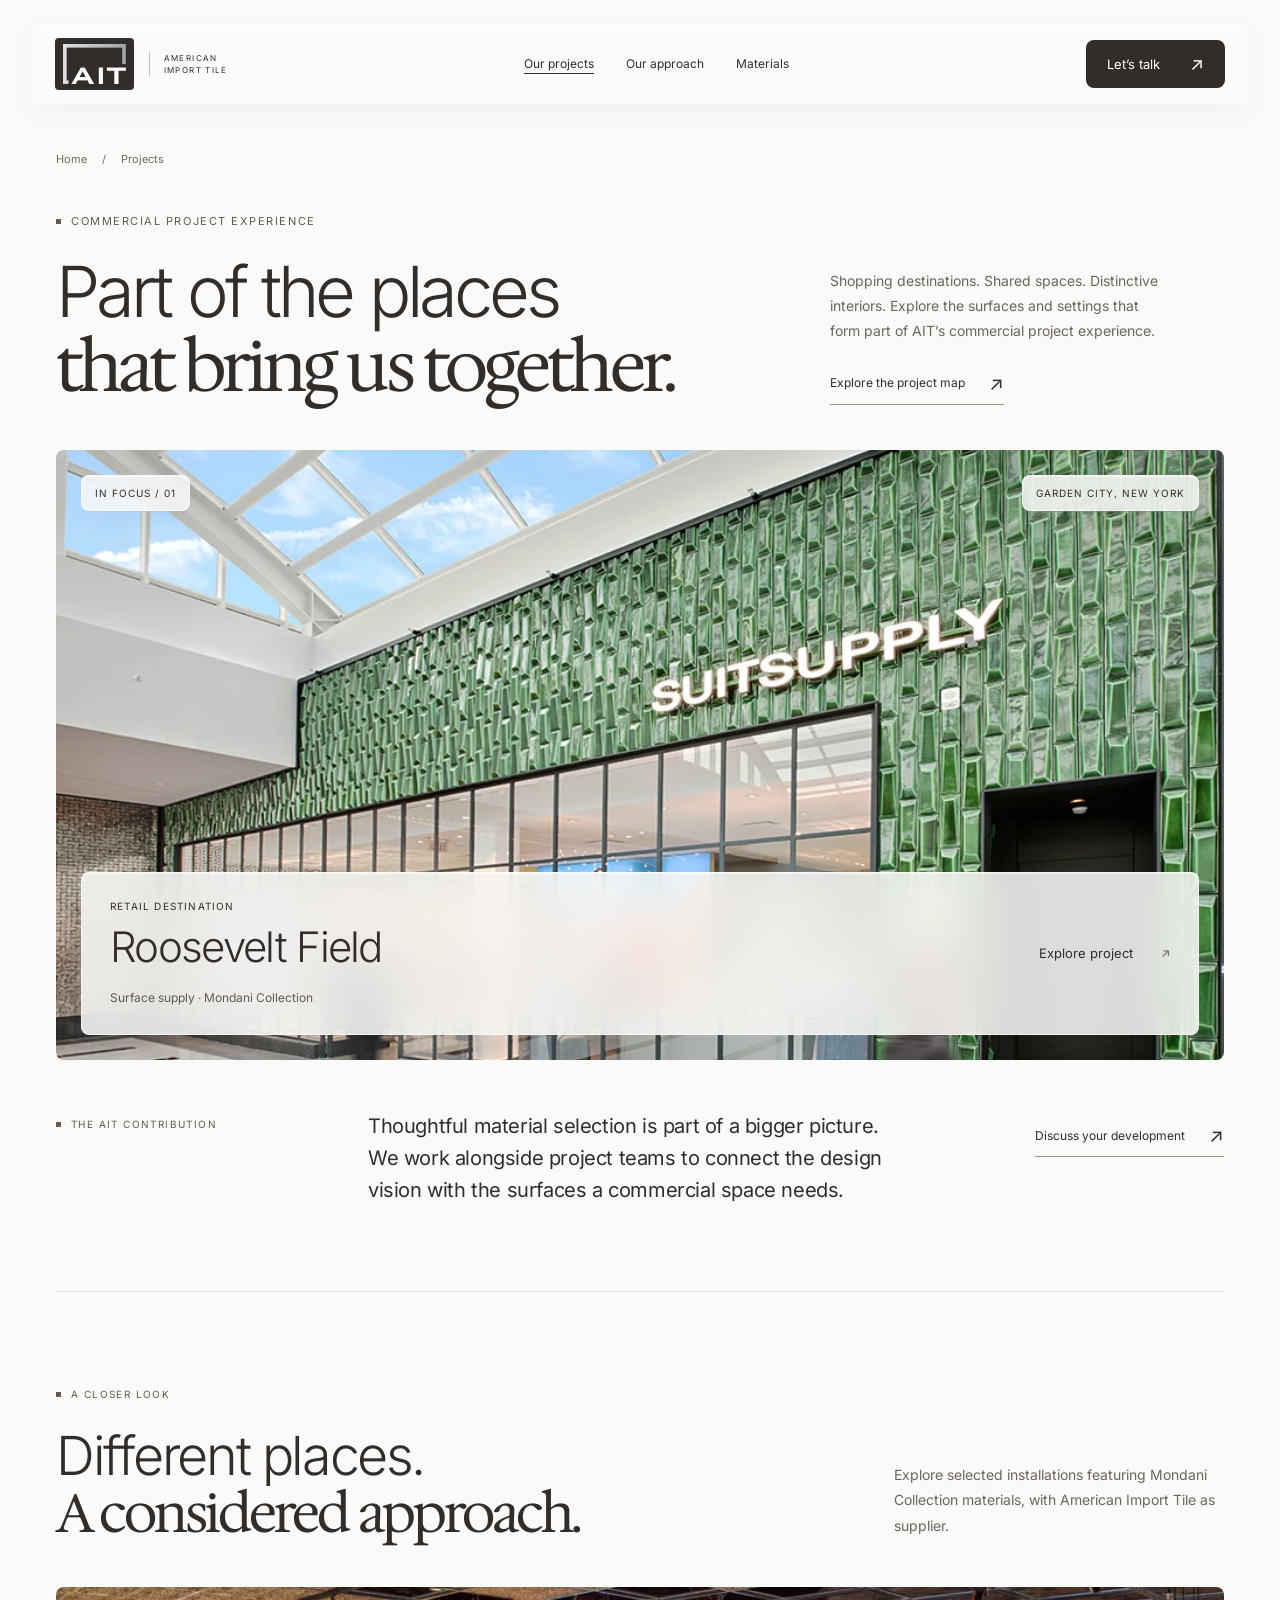
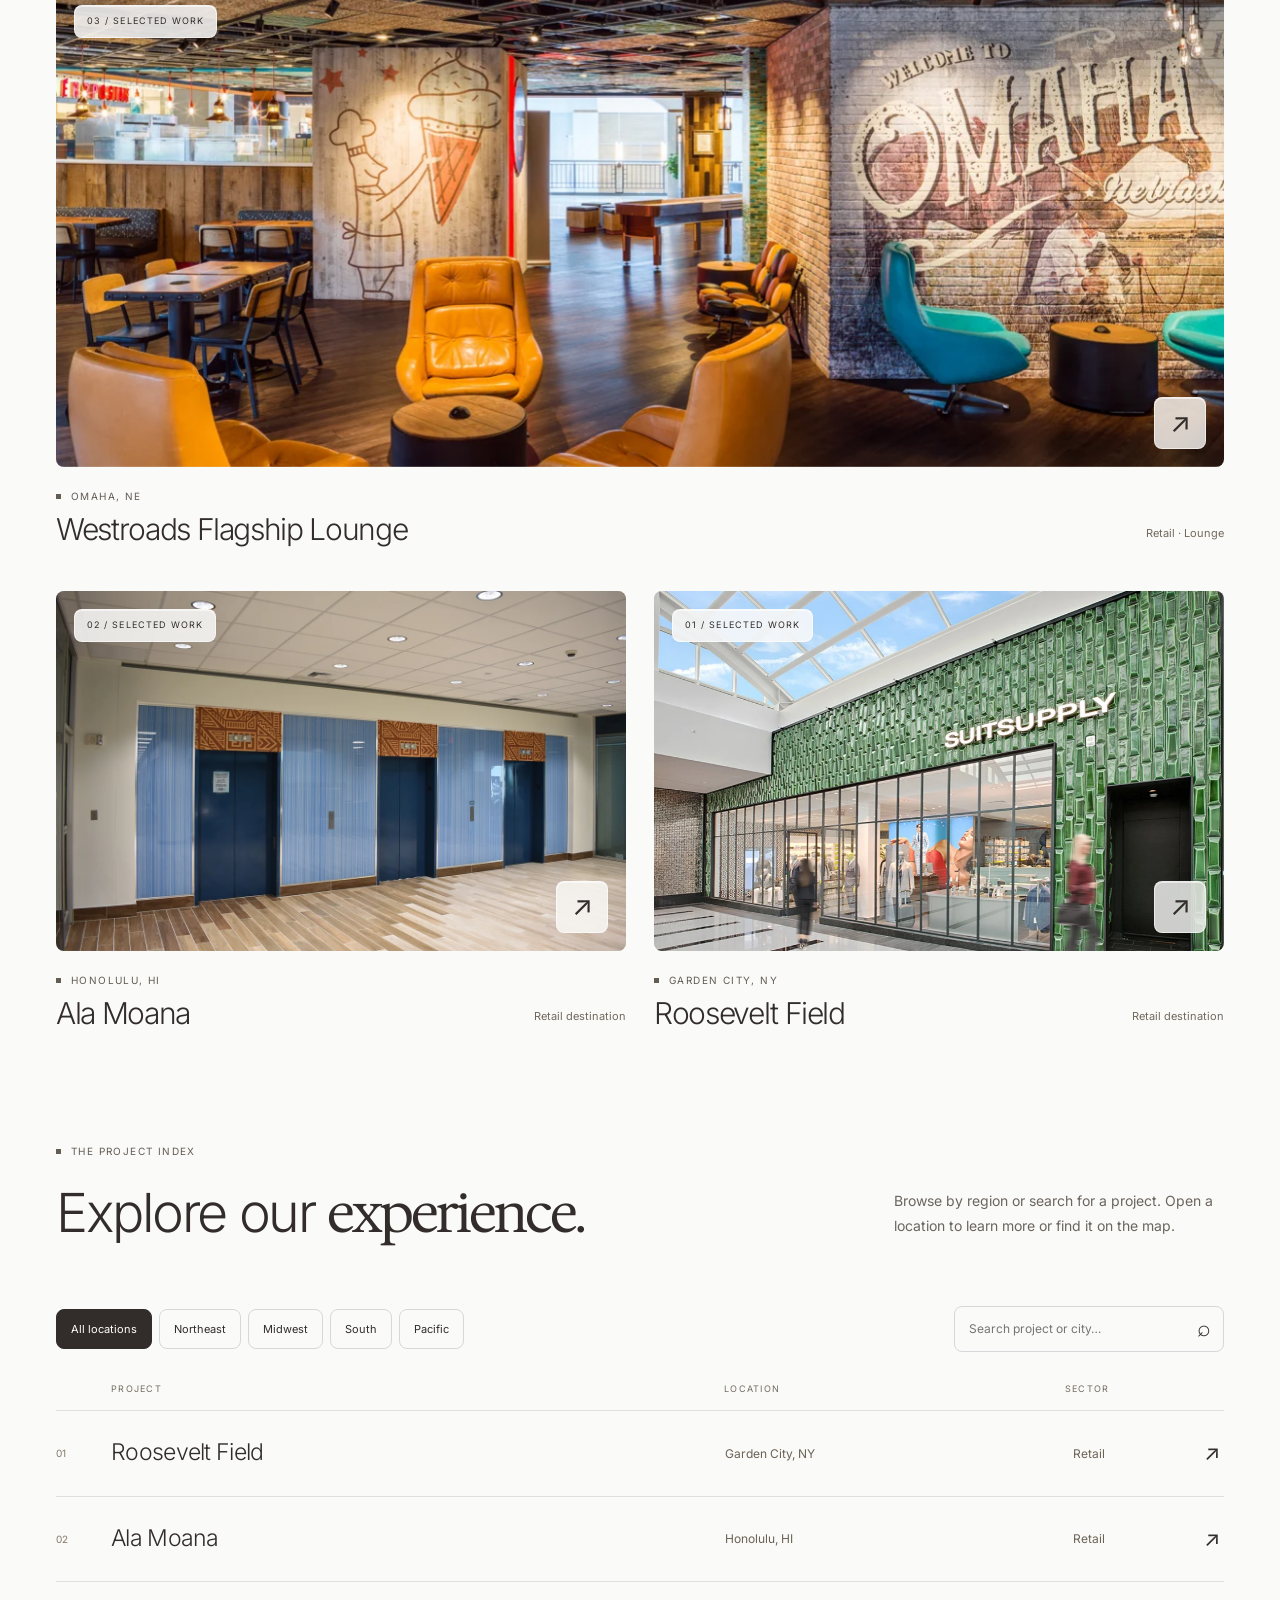
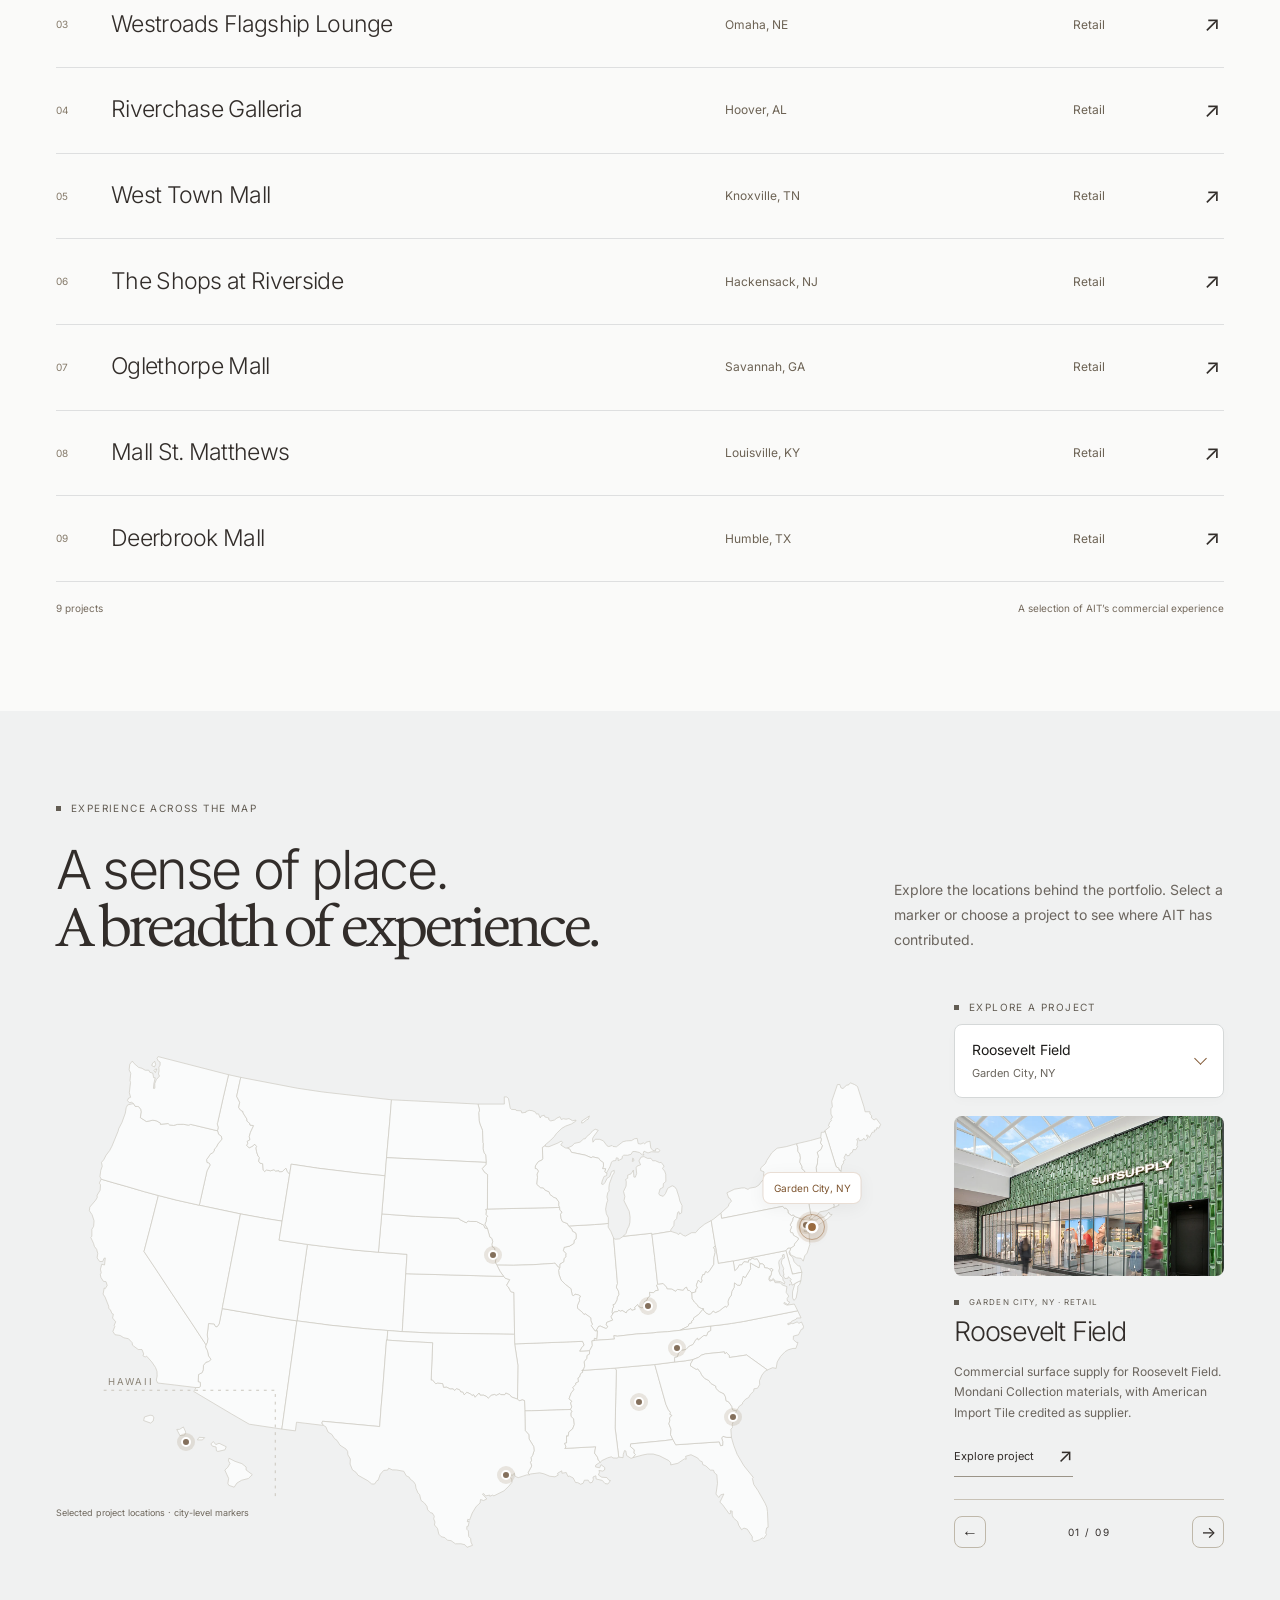
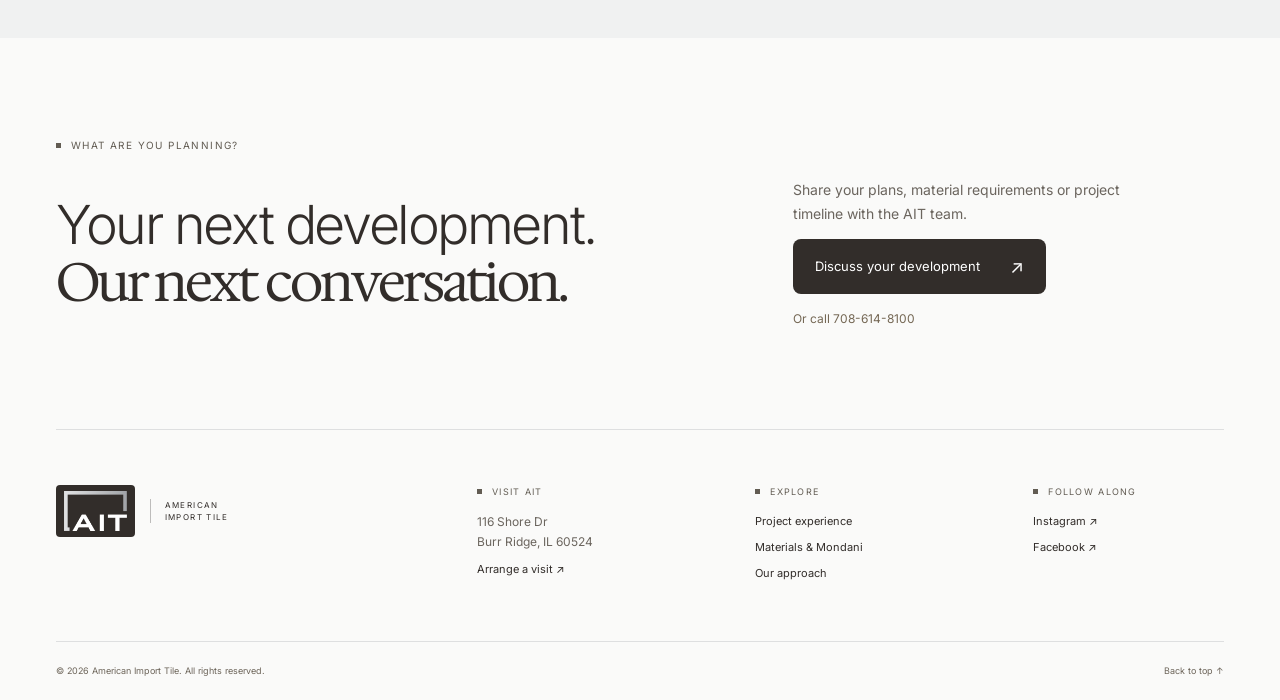
<file: projects.html>
<!doctype html><html lang="en"><head><meta charset="utf-8"><meta name="viewport" content="width=device-width,initial-scale=1"><meta name="theme-color" content="#FAFAF9"><title>Commercial Project Experience | American Import Tile</title><meta name="description" content="Explore American Import Tile’s commercial project experience, from Roosevelt Field and Ala Moana to Westroads Flagship Lounge. Browse project locations across the U.S."><link rel="icon" href="assets/favicon.png"><link rel="preload" href="assets/roosevelt.webp" as="image"><link rel="stylesheet" href="styles.css?v=6"><link rel="stylesheet" href="projects.css"><script src="projects.js" defer></script><link rel="preload" href="assets/hedvig-letters-serif.woff2" as="font" type="font/woff2" crossorigin><link rel="stylesheet" href="image-motion.css?v=1"><script src="image-motion.js?v=1" defer></script><link rel="stylesheet" href="map-enhancements.css"><script src="map-enhancements.js" defer></script></head><body class="projects-page"><a class="skip" href="#main">Skip to content</a><header class="site-header glass"><a href="index.html" class="brand" aria-label="American Import Tile home"><img class="brand-mark" src="assets/ait-logo.png" alt="" width="240" height="153"><span class="brand-words">AMERICAN<br>IMPORT TILE</span></a><nav aria-label="Main navigation"><a href="#project-gallery" aria-current="page">Our projects</a><a href="index.html#approach">Our approach</a><a href="index.html#materials">Materials</a></nav><a class="button small dark header-cta" href="index.html#contact">Let’s talk <span>↗</span></a><button class="menu-toggle" aria-expanded="false" aria-controls="mobile-menu" aria-label="Open menu"><span></span><span></span></button><nav id="mobile-menu" aria-label="Mobile navigation" hidden><a href="#project-gallery" aria-current="page">Our projects</a><a href="#project-map">Project locations</a><a href="index.html#approach">Our approach</a><a href="index.html#materials">Materials</a><a href="index.html#contact">Discuss your development ↗</a></nav></header><main id="main"><section class="portfolio-intro wrap" id="top"><div class="breadcrumb"><a href="index.html">Home</a><span>/</span><span>Projects</span></div><div class="portfolio-title"><div><p class="eyebrow">Commercial project experience</p><h1>Part of the places<br><span class="serif-accent">that bring us together.</span></h1></div><div class="portfolio-lead"><p>Shopping destinations. Shared spaces. Distinctive interiors. Explore the surfaces and settings that form part of AIT’s commercial project experience.</p><a class="text-link" href="#project-map">Explore the project map <span>↗</span></a></div></div></section>
<section class="featured-project wrap" aria-label="Featured project: Roosevelt Field"><img src="assets/roosevelt.webp" alt="Sunlight across the tiled concourse at Roosevelt Field, Garden City, New York" width="1200" height="900" fetchpriority="high"><div class="featured-top"><span class="glass">IN FOCUS / 01</span><span class="glass">GARDEN CITY, NEW YORK</span></div><a href="projects/roosevelt-field.html" class="featured-panel glass"><span><small>RETAIL DESTINATION</small><strong>Roosevelt Field</strong><span>Surface supply · Mondani Collection</span></span><span class="featured-link">Explore project <span aria-hidden="true">↗</span></span></a></section>
<section class="portfolio-context wrap"><p class="eyebrow">The AIT contribution</p><p>Thoughtful material selection is part of a bigger picture. We work alongside project teams to connect the design vision with the surfaces a commercial space needs.</p><a class="text-link" href="index.html#contact">Discuss your development <span>↗</span></a></section>
<section class="portfolio-gallery wrap" id="project-gallery"><div class="section-heading"><div><p class="eyebrow">A closer look</p><h2>Different places.<br><span class="serif-accent">A considered approach.</span></h2></div><p>Explore selected installations featuring Mondani Collection materials, with American Import Tile as supplier.</p></div><div class="portfolio-grid"><article class="portfolio-card"><a href="projects/westroads-flagship-lounge.html" class="portfolio-image" aria-label="Explore Westroads Flagship Lounge"><img src="assets/westroads.webp" alt="Commercial interior at Westroads Flagship Lounge" width="1000" height="700" loading="lazy"><span class="portfolio-number glass">03 / SELECTED WORK</span><span class="portfolio-open glass" aria-hidden="true">↗</span></a><div class="portfolio-caption"><div><p class="eyebrow">Omaha, NE</p><h3><a href="projects/westroads-flagship-lounge.html">Westroads Flagship Lounge</a></h3></div><span>Retail · Lounge</span></div></article><article class="portfolio-card"><a href="projects/ala-moana-amp.html" class="portfolio-image" aria-label="Explore Ala Moana"><img src="assets/ala-moana.webp" alt="Commercial interior at Ala Moana" width="1000" height="700" loading="lazy"><span class="portfolio-number glass">02 / SELECTED WORK</span><span class="portfolio-open glass" aria-hidden="true">↗</span></a><div class="portfolio-caption"><div><p class="eyebrow">Honolulu, HI</p><h3><a href="projects/ala-moana-amp.html">Ala Moana</a></h3></div><span>Retail destination</span></div></article><article class="portfolio-card"><a href="projects/roosevelt-field.html" class="portfolio-image" aria-label="Explore Roosevelt Field"><img src="assets/roosevelt.webp" alt="Commercial interior at Roosevelt Field" width="1000" height="700" loading="lazy"><span class="portfolio-number glass">01 / SELECTED WORK</span><span class="portfolio-open glass" aria-hidden="true">↗</span></a><div class="portfolio-caption"><div><p class="eyebrow">Garden City, NY</p><h3><a href="projects/roosevelt-field.html">Roosevelt Field</a></h3></div><span>Retail destination</span></div></article></div></section>
<section class="project-index wrap" id="project-index"><div class="section-heading"><div><p class="eyebrow">The project index</p><h2>Explore our <span class="serif-accent">experience.</span></h2></div><p>Browse by region or search for a project. Open a location to learn more or find it on the map.</p></div><div class="filter-bar"><div class="region-filters" role="group" aria-label="Filter projects by region"><button class="active" data-filter="All" aria-pressed="true">All locations</button><button data-filter="Northeast" aria-pressed="false">Northeast</button><button data-filter="Midwest" aria-pressed="false">Midwest</button><button data-filter="South" aria-pressed="false">South</button><button data-filter="Pacific" aria-pressed="false">Pacific</button></div><label class="project-search"><span class="sr-only">Search projects or cities</span><input type="search" id="project-search" placeholder="Search project or city…"><span aria-hidden="true">⌕</span></label></div><div class="index-labels"><span>PROJECT</span><span>LOCATION</span><span>SECTOR</span></div><div id="project-rows"><a href="projects/roosevelt-field.html" class="project-row" data-region="Northeast" data-name="roosevelt field garden city, ny"><span class="row-number">01</span><span class="row-title">Roosevelt Field</span><span class="row-location">Garden City, NY</span><span class="row-type">Retail</span><span aria-hidden="true">↗</span></a><a href="projects/ala-moana-amp.html" class="project-row" data-region="Pacific" data-name="ala moana honolulu, hi"><span class="row-number">02</span><span class="row-title">Ala Moana</span><span class="row-location">Honolulu, HI</span><span class="row-type">Retail</span><span aria-hidden="true">↗</span></a><a href="projects/westroads-flagship-lounge.html" class="project-row" data-region="Midwest" data-name="westroads flagship lounge omaha, ne"><span class="row-number">03</span><span class="row-title">Westroads Flagship Lounge</span><span class="row-location">Omaha, NE</span><span class="row-type">Retail</span><span aria-hidden="true">↗</span></a><button class="project-row" data-region="South" data-name="riverchase galleria hoover, al" data-project="3"><span class="row-number">04</span><span class="row-title">Riverchase Galleria</span><span class="row-location">Hoover, AL</span><span class="row-type">Retail</span><span aria-hidden="true">↗</span></button><button class="project-row" data-region="South" data-name="west town mall knoxville, tn" data-project="4"><span class="row-number">05</span><span class="row-title">West Town Mall</span><span class="row-location">Knoxville, TN</span><span class="row-type">Retail</span><span aria-hidden="true">↗</span></button><button class="project-row" data-region="Northeast" data-name="the shops at riverside hackensack, nj" data-project="5"><span class="row-number">06</span><span class="row-title">The Shops at Riverside</span><span class="row-location">Hackensack, NJ</span><span class="row-type">Retail</span><span aria-hidden="true">↗</span></button><button class="project-row" data-region="South" data-name="oglethorpe mall savannah, ga" data-project="6"><span class="row-number">07</span><span class="row-title">Oglethorpe Mall</span><span class="row-location">Savannah, GA</span><span class="row-type">Retail</span><span aria-hidden="true">↗</span></button><button class="project-row" data-region="South" data-name="mall st. matthews louisville, ky" data-project="7"><span class="row-number">08</span><span class="row-title">Mall St. Matthews</span><span class="row-location">Louisville, KY</span><span class="row-type">Retail</span><span aria-hidden="true">↗</span></button><button class="project-row" data-region="South" data-name="deerbrook mall humble, tx" data-project="8"><span class="row-number">09</span><span class="row-title">Deerbrook Mall</span><span class="row-location">Humble, TX</span><span class="row-type">Retail</span><span aria-hidden="true">↗</span></button></div><div id="empty-projects" hidden><h3>No matching projects.</h3><p>Try another name, city or region.</p><button class="text-link" id="reset-filters">Clear filters ↗</button></div><div class="index-bottom"><span id="result-count" role="status">9 projects</span><span>A selection of AIT’s commercial experience</span></div></section><section class="map-section" id="project-map"><div class="wrap"><div class="section-heading"><div><p class="eyebrow">Experience across the map</p><h2>A sense of place.<br><span class="serif-accent">A breadth of experience.</span></h2></div><p>Explore the locations behind the portfolio. Select a marker or choose a project to see where AIT has contributed.</p></div><div class="map-layout"><div class="map-canvas"><svg viewBox="0 0 900 510" aria-hidden="true"><g class="states"><path d="M599.6,355.5 L628.1,353.0 L632.8,369.9 L639.8,394.9 L642.3,400.3 L644.5,403.2 L644.0,405.3 L646.1,406.3 L643.6,409.1 L643.9,411.6 L642.9,415.2 L645.2,421.0 L644.6,426.4 L647.1,431.7 L638.7,432.8 L602.8,436.3 L602.5,439.0 L606.7,442.5 L606.3,445.9 L607.8,447.4 L605.5,450.6 L603.2,451.5 L598.6,448.5 L597.7,443.7 L596.4,443.2 L595.1,447.1 L594.8,450.7 L590.3,450.1 L586.5,419.6 L587.3,381.0 L587.8,358.8 L585.9,356.8 L599.6,355.5 Z"/><path d="M252.7,307.2 L236.9,420.7 L202.7,415.6 L184.2,404.9 L144.5,381.3 L146.9,377.2 L150.3,377.1 L151.5,375.5 L151.3,371.7 L149.1,371.1 L149.5,363.5 L153.4,361.4 L154.4,358.5 L154.7,353.7 L157.3,350.6 L160.2,349.8 L162.6,347.6 L160.0,344.1 L158.8,338.5 L156.8,334.7 L157.3,332.2 L158.8,329.7 L159.2,325.9 L158.6,321.9 L160.0,310.0 L165.9,310.4 L167.4,313.2 L169.0,313.4 L171.2,310.3 L174.3,294.3 L229.8,303.8 L252.7,307.2 Z"/><path d="M483.4,331.3 L552.4,328.7 L554.0,332.5 L551.7,335.1 L549.4,339.0 L559.8,338.4 L559.5,342.2 L557.2,343.4 L556.9,346.6 L554.1,350.1 L554.6,354.9 L553.2,358.6 L551.7,359.2 L552.8,360.9 L550.3,362.6 L549.3,366.1 L547.6,367.1 L548.1,371.1 L545.2,372.4 L545.4,373.7 L542.2,377.2 L543.3,379.3 L540.5,382.7 L538.1,389.0 L541.2,391.5 L539.8,393.3 L541.0,397.4 L539.8,400.2 L499.0,401.5 L491.8,401.6 L491.5,390.9 L489.2,390.1 L485.9,391.1 L484.1,389.3 L484.5,353.7 L481.1,331.3 L483.4,331.3 Z"/><path d="M61.4,162.7 L73.6,166.1 L92.6,171.7 L107.4,175.7 L98.8,209.6 L92.3,234.4 L107.3,256.9 L121.7,278.7 L133.4,296.2 L142.0,309.0 L157.3,332.2 L156.8,334.7 L158.8,338.5 L160.0,344.1 L162.6,347.6 L160.2,349.8 L157.3,350.6 L154.7,353.7 L154.4,358.5 L153.4,361.4 L149.5,363.5 L149.1,371.1 L151.3,371.7 L151.5,375.5 L150.3,377.1 L146.9,377.2 L124.7,374.5 L106.6,372.4 L105.2,369.3 L106.1,365.2 L105.9,360.1 L104.4,356.1 L100.4,350.2 L95.0,344.2 L93.5,345.1 L91.2,343.8 L92.0,341.9 L90.2,337.3 L86.2,337.2 L80.2,332.7 L79.9,330.1 L76.1,326.0 L71.1,324.9 L67.2,322.5 L61.8,321.7 L59.7,318.3 L61.7,313.0 L61.0,311.9 L62.6,308.2 L59.3,304.2 L60.2,300.2 L58.7,299.6 L57.0,295.5 L55.4,294.3 L55.3,291.9 L51.5,282.3 L49.4,279.1 L50.6,272.7 L51.6,273.5 L53.7,270.1 L52.5,266.1 L49.7,265.7 L47.1,261.6 L46.5,258.8 L47.4,256.6 L46.6,253.0 L48.0,247.8 L50.9,248.6 L51.7,241.2 L50.3,241.6 L49.0,245.0 L45.8,244.9 L43.1,241.2 L43.8,236.5 L42.6,232.2 L40.2,229.0 L39.4,226.0 L36.5,219.7 L37.6,218.4 L37.6,211.3 L39.5,208.0 L39.9,202.2 L37.8,195.8 L35.0,191.7 L35.4,187.9 L41.6,180.6 L43.2,177.9 L43.1,175.5 L46.3,170.1 L46.7,164.4 L45.5,162.7 L47.4,158.6 L61.4,162.7 Z"/><path d="M280.5,229.1 L313.2,233.0 L338.2,235.2 L368.2,237.4 L366.9,257.7 L363.2,318.5 L348.0,317.3 L326.9,315.7 L286.9,311.7 L278.2,310.5 L252.7,307.2 L255.9,283.8 L256.0,281.6 L258.4,264.6 L263.7,227.0 L280.5,229.1 Z"/><path d="M795.2,178.6 L813.3,174.4 L813.4,174.7 L816.4,186.3 L816.0,188.3 L814.7,188.3 L808.7,191.5 L801.0,192.9 L798.4,196.4 L795.1,198.1 L791.5,201.4 L790.0,199.4 L793.0,196.4 L791.6,195.0 L789.0,179.9 L795.2,178.6 Z"/><path d="M770.9,230.7 L770.1,233.4 L768.8,235.0 L769.8,238.1 L772.7,240.5 L774.3,245.3 L778.7,249.7 L780.2,249.5 L782.4,256.2 L772.5,258.2 L765.7,233.5 L767.8,230.8 L770.9,230.7 Z"/><path d="M750.0,251.9 L752.3,253.5 L750.7,255.9 L749.0,253.3 L750.0,251.9 Z"/><path d="M638.7,432.8 L647.1,431.7 L650.1,437.2 L673.7,435.6 L695.8,434.1 L697.2,438.2 L699.3,437.8 L699.4,433.7 L698.2,430.1 L699.6,428.3 L703.7,429.4 L708.5,429.4 L710.9,437.8 L714.5,447.2 L721.5,459.1 L731.4,471.4 L730.5,472.5 L731.9,478.8 L736.3,485.2 L743.8,498.5 L745.6,502.7 L746.3,507.3 L747.0,523.8 L745.4,524.4 L744.5,529.8 L745.3,531.3 L742.5,535.5 L741.0,534.9 L737.8,536.9 L732.2,538.7 L730.2,536.9 L730.5,533.8 L725.1,525.7 L721.7,524.6 L719.1,526.2 L716.2,521.7 L715.0,517.8 L710.6,513.9 L709.3,511.1 L709.3,506.8 L707.1,506.4 L708.0,508.8 L706.2,509.7 L699.0,499.8 L696.4,497.4 L700.6,488.8 L697.2,489.7 L695.2,492.5 L692.3,488.9 L693.9,477.7 L693.2,468.6 L690.8,466.7 L689.7,463.9 L686.3,463.7 L681.7,459.4 L678.4,457.9 L677.8,454.9 L675.5,454.1 L673.2,451.1 L666.1,447.6 L660.4,449.3 L661.1,452.3 L659.1,452.0 L652.4,456.6 L644.8,458.3 L644.8,456.1 L642.7,453.7 L633.1,448.8 L626.4,446.9 L620.6,446.9 L615.8,447.8 L605.5,450.6 L607.8,447.4 L606.3,445.9 L606.7,442.5 L602.5,439.0 L602.8,436.3 L638.7,432.8 Z"/><path d="M668.4,347.7 L665.6,352.4 L665.6,354.5 L671.6,358.1 L673.2,357.5 L676.3,361.6 L677.2,363.8 L680.4,367.6 L684.5,369.6 L687.2,373.0 L692.1,375.7 L692.3,378.0 L695.7,381.3 L700.6,383.7 L702.2,386.8 L703.0,391.1 L705.5,392.1 L709.0,397.1 L709.6,400.4 L713.8,401.6 L710.7,409.0 L710.5,412.6 L709.3,415.9 L709.6,419.1 L707.9,420.8 L708.5,429.4 L703.7,429.4 L699.6,428.3 L698.2,430.1 L699.4,433.7 L699.3,437.8 L697.2,438.2 L695.8,434.1 L673.7,435.6 L650.1,437.2 L647.1,431.7 L644.6,426.4 L645.2,421.0 L642.9,415.2 L643.9,411.6 L643.6,409.1 L646.1,406.3 L644.0,405.3 L644.5,403.2 L642.3,400.3 L639.8,394.9 L632.8,369.9 L628.1,353.0 L648.9,350.4 L660.2,349.1 L668.4,347.7 Z"/><path d="M193.8,51.8 L189.5,71.7 L192.7,78.0 L191.6,83.4 L193.7,86.3 L196.2,87.7 L196.2,89.1 L200.2,95.4 L200.4,97.7 L203.5,100.4 L203.4,101.8 L207.3,102.4 L204.0,109.4 L202.7,113.9 L203.5,117.2 L200.6,118.9 L201.2,121.1 L200.1,123.1 L202.6,125.8 L206.6,123.7 L208.3,121.8 L210.5,124.2 L209.8,125.8 L210.4,129.8 L211.9,134.3 L213.4,136.0 L212.6,139.7 L213.9,141.7 L216.8,142.4 L217.4,149.1 L218.9,150.5 L220.7,148.9 L225.0,149.8 L228.6,148.6 L230.3,150.0 L233.8,149.6 L234.3,150.8 L237.3,150.6 L241.2,147.0 L242.8,150.8 L245.1,153.3 L237.2,202.6 L220.9,200.0 L193.5,195.0 L150.3,185.9 L158.4,149.9 L161.6,143.8 L160.9,142.0 L158.3,141.0 L157.9,138.1 L162.3,131.8 L163.9,131.4 L165.9,128.9 L166.1,127.0 L168.2,125.0 L169.8,121.7 L174.0,116.6 L173.4,113.6 L170.5,111.5 L169.4,107.8 L170.1,104.4 L169.1,100.5 L169.6,99.0 L175.4,72.9 L181.0,49.0 L193.8,51.8 Z"/><path d="M537.7,207.7 L564.9,206.2 L579.4,205.0 L579.2,208.9 L581.9,213.2 L584.9,220.4 L589.0,268.0 L587.7,271.8 L590.0,275.9 L590.6,279.5 L588.9,282.5 L588.6,285.2 L586.2,289.8 L584.4,290.2 L585.1,292.8 L583.9,293.8 L583.4,298.7 L584.0,300.0 L582.2,303.0 L584.0,306.4 L577.7,308.8 L577.2,311.0 L578.9,313.5 L577.0,315.3 L571.0,312.7 L569.2,313.0 L567.0,316.8 L567.9,317.8 L565.4,317.8 L561.4,312.3 L562.6,310.8 L561.1,307.1 L560.9,304.0 L555.5,300.0 L553.8,300.5 L551.9,298.0 L547.1,294.2 L547.0,290.9 L549.3,285.6 L548.8,283.7 L550.1,281.2 L547.8,279.9 L544.4,279.2 L542.7,281.2 L541.5,280.0 L540.1,273.4 L534.8,269.4 L529.8,264.4 L527.6,258.3 L527.2,254.2 L528.4,251.3 L528.5,247.6 L532.6,245.2 L532.8,242.1 L534.7,240.0 L534.8,236.4 L532.2,233.7 L533.0,230.1 L538.7,228.8 L543.2,226.0 L543.5,222.8 L545.4,221.4 L545.7,217.5 L545.1,215.0 L541.7,213.2 L541.2,211.1 L537.7,207.7 Z"/><path d="M607.4,217.2 L624.9,215.3 L625.1,216.6 L628.0,240.6 L631.1,268.7 L630.0,269.7 L631.9,275.1 L629.2,275.5 L626.6,277.7 L622.5,277.3 L623.1,281.2 L620.7,283.1 L619.9,285.8 L617.3,287.1 L616.4,292.3 L614.8,293.8 L611.1,292.3 L610.2,290.1 L607.1,292.9 L607.6,295.1 L604.1,296.2 L602.9,294.4 L599.2,296.7 L598.1,298.9 L593.9,296.3 L591.9,297.2 L590.4,295.9 L589.2,297.4 L585.3,298.0 L584.0,300.0 L583.4,298.7 L583.9,293.8 L585.1,292.8 L584.4,290.2 L586.2,289.8 L588.6,285.2 L588.9,282.5 L590.6,279.5 L590.0,275.9 L587.7,271.8 L589.0,268.0 L584.9,220.4 L586.4,221.6 L591.0,221.2 L595.1,218.5 L607.4,217.2 Z"/><path d="M526.1,188.3 L528.3,188.1 L528.6,191.1 L530.9,193.0 L529.2,195.5 L529.9,200.0 L531.2,203.1 L536.6,205.2 L537.7,207.7 L541.2,211.1 L541.7,213.2 L545.1,215.0 L545.7,217.5 L545.4,221.4 L543.5,222.8 L543.2,226.0 L538.7,228.8 L533.0,230.1 L532.2,233.7 L534.8,236.4 L534.7,240.0 L532.8,242.1 L532.6,245.2 L528.5,247.6 L528.4,251.3 L526.7,250.7 L523.5,246.7 L521.9,246.9 L500.4,248.3 L479.7,248.9 L462.5,248.7 L460.8,246.1 L461.6,240.9 L460.1,236.3 L460.2,231.2 L457.6,229.5 L457.2,226.7 L458.1,224.3 L457.1,220.7 L455.1,219.4 L452.5,210.3 L449.8,205.9 L451.1,202.9 L451.6,198.9 L452.7,197.5 L450.9,195.5 L451.4,192.0 L450.6,190.3 L452.5,189.9 L526.1,188.3 Z"/><path d="M369.1,257.8 L469.6,260.6 L471.1,262.4 L476.0,264.0 L472.7,269.9 L474.6,271.8 L477.1,276.6 L480.4,277.5 L481.0,321.3 L394.2,320.0 L363.2,318.5 L366.9,257.7 L369.1,257.8 Z"/><path d="M645.9,273.7 L649.7,276.0 L652.0,274.2 L658.0,275.0 L659.4,272.8 L661.5,271.8 L662.7,275.1 L664.5,275.4 L667.0,277.9 L667.4,284.0 L669.8,287.6 L672.7,290.2 L673.8,292.4 L677.2,294.2 L679.3,294.3 L674.1,300.5 L668.7,304.3 L668.9,305.8 L666.8,307.5 L666.9,309.3 L664.0,310.4 L663.2,312.8 L655.1,316.8 L654.9,317.1 L641.4,318.6 L629.5,319.3 L626.4,319.9 L608.8,321.0 L588.8,323.3 L585.2,322.7 L585.8,326.3 L566.0,327.6 L564.1,328.0 L564.8,325.4 L567.2,326.1 L567.9,317.8 L567.0,316.8 L569.2,313.0 L571.0,312.7 L577.0,315.3 L578.9,313.5 L577.2,311.0 L577.7,308.8 L584.0,306.4 L582.2,303.0 L584.0,300.0 L585.3,298.0 L589.2,297.4 L590.4,295.9 L591.9,297.2 L593.9,296.3 L598.1,298.9 L599.2,296.7 L602.9,294.4 L604.1,296.2 L607.6,295.1 L607.1,292.9 L610.2,290.1 L611.1,292.3 L614.8,293.8 L616.4,292.3 L617.3,287.1 L619.9,285.8 L620.7,283.1 L623.1,281.2 L622.5,277.3 L626.6,277.7 L629.2,275.5 L631.9,275.1 L630.0,269.7 L631.1,268.7 L636.9,268.0 L640.5,271.8 L641.0,273.5 L645.9,273.7 Z"/><path d="M499.0,401.5 L539.8,400.2 L541.5,402.5 L540.3,403.4 L540.4,407.5 L543.0,409.9 L543.7,415.9 L541.9,420.6 L538.0,423.7 L537.2,428.2 L535.5,427.9 L535.6,435.3 L533.6,435.6 L535.0,439.5 L533.8,441.0 L566.1,439.2 L564.9,445.9 L568.0,450.1 L568.9,453.4 L571.1,455.3 L566.2,458.4 L565.9,460.4 L570.2,461.4 L571.8,458.1 L575.6,461.1 L575.5,463.6 L573.5,464.8 L569.5,464.1 L570.1,465.9 L569.0,468.9 L572.5,471.2 L577.9,471.6 L580.0,474.4 L581.6,474.7 L579.0,478.3 L575.9,477.9 L573.1,474.6 L566.6,473.1 L566.3,469.7 L563.3,471.0 L563.6,473.9 L562.4,476.6 L560.1,477.2 L558.2,474.3 L554.2,474.4 L552.9,477.6 L550.3,478.6 L547.3,476.9 L545.0,476.8 L542.5,472.0 L538.5,470.0 L537.0,470.4 L535.2,466.3 L530.7,467.0 L530.5,464.5 L526.1,467.1 L526.8,469.0 L523.4,470.8 L518.0,470.2 L511.7,467.6 L507.3,466.6 L497.9,467.8 L496.7,468.6 L495.1,466.6 L499.0,459.4 L497.6,455.6 L498.8,453.5 L498.2,450.7 L499.8,448.6 L501.5,443.4 L501.1,439.1 L496.2,431.0 L496.0,426.6 L492.2,422.3 L491.8,401.6 L499.0,401.5 Z"/><path d="M823.5,150.0 L821.4,149.1 L821.1,147.1 L818.3,145.5 L810.5,120.2 L806.5,107.8 L811.6,103.6 L810.3,102.5 L811.7,98.9 L813.6,96.9 L812.8,95.8 L814.5,93.5 L812.9,90.3 L812.8,84.8 L814.4,82.6 L813.7,76.9 L819.7,59.3 L822.2,59.3 L823.4,62.8 L825.5,63.5 L829.1,60.2 L831.8,59.4 L833.2,57.5 L837.8,59.4 L840.7,61.3 L847.5,82.7 L848.7,87.9 L853.8,87.9 L853.8,90.3 L855.6,92.0 L855.3,94.2 L858.1,96.5 L860.4,95.1 L865.0,101.2 L863.1,105.1 L861.1,104.5 L860.4,107.0 L858.3,107.1 L858.7,108.9 L856.1,109.5 L853.3,114.8 L851.4,112.3 L850.0,112.5 L851.6,115.4 L848.8,117.8 L847.4,115.6 L846.2,117.3 L842.7,118.3 L841.8,115.5 L839.9,116.8 L840.8,118.7 L840.1,123.5 L840.8,124.5 L838.9,127.6 L836.1,127.5 L835.3,130.4 L833.3,131.3 L832.1,133.8 L829.8,134.0 L828.6,132.0 L826.5,136.3 L827.9,138.2 L825.8,139.6 L826.2,141.4 L824.2,144.4 L823.5,150.0 Z"/><path d="M770.1,269.2 L769.8,269.3 L769.4,269.4 L770.1,269.2 Z M710.4,244.4 L765.7,233.5 L772.5,258.2 L782.4,256.2 L781.3,265.2 L779.0,266.1 L775.1,268.2 L772.0,269.8 L771.4,266.5 L769.8,265.4 L771.3,263.7 L768.2,260.9 L767.8,262.5 L764.6,262.8 L762.7,259.5 L763.7,259.3 L762.8,254.6 L763.4,252.5 L760.8,246.5 L761.6,242.5 L764.1,241.3 L763.7,237.4 L761.9,238.2 L762.2,240.2 L758.8,243.5 L758.1,246.0 L759.0,251.8 L758.1,254.9 L759.7,259.3 L762.4,262.0 L762.6,264.5 L764.4,266.6 L764.1,268.4 L759.9,266.0 L754.5,265.5 L752.4,262.7 L749.9,265.0 L748.4,262.9 L750.0,259.4 L750.7,255.9 L752.3,253.5 L750.0,251.9 L749.0,253.3 L746.6,251.9 L743.3,251.5 L742.7,248.6 L740.7,247.3 L738.3,247.4 L735.5,242.2 L733.0,242.7 L730.1,241.3 L729.0,243.1 L726.5,243.5 L726.3,245.8 L721.6,245.2 L719.1,248.7 L717.0,248.4 L714.7,252.3 L712.0,254.7 L710.4,244.4 Z"/><path d="M821.4,154.2 L822.8,154.1 L824.3,157.4 L824.5,160.3 L822.9,163.5 L823.6,166.5 L826.9,166.1 L829.6,168.7 L829.9,171.2 L831.7,171.4 L832.4,173.6 L837.0,174.4 L841.1,171.3 L840.8,174.3 L834.6,178.5 L832.1,179.3 L830.2,177.9 L827.9,179.1 L828.2,180.5 L825.8,182.1 L823.7,178.8 L823.2,178.3 L821.3,177.3 L819.3,172.9 L817.2,173.5 L813.4,174.7 L813.3,174.4 L795.2,178.6 L789.0,179.9 L788.5,179.2 L788.8,165.5 L800.4,163.0 L817.0,159.3 L818.1,157.1 L821.4,154.2 Z"/><path d="M644.9,213.3 L625.1,216.6 L624.9,215.3 L607.4,217.2 L595.1,218.5 L597.9,215.5 L599.4,210.8 L601.0,207.9 L602.0,203.9 L602.2,198.3 L601.3,192.4 L595.8,181.2 L596.7,176.7 L595.3,171.5 L598.0,165.8 L598.2,161.2 L597.5,158.9 L599.7,157.6 L599.7,154.3 L603.2,153.0 L605.6,149.1 L606.2,156.4 L607.7,156.5 L609.1,152.7 L608.5,146.6 L609.5,144.9 L613.2,143.5 L611.5,139.4 L613.6,135.5 L616.7,134.9 L620.5,136.8 L624.0,136.7 L626.0,139.3 L628.6,139.2 L633.3,141.3 L634.8,140.9 L637.8,144.9 L636.2,147.4 L638.4,150.1 L639.6,153.4 L639.7,161.0 L637.1,163.2 L636.9,167.1 L633.6,168.9 L632.3,173.7 L633.3,175.4 L636.9,176.6 L639.3,173.7 L641.7,168.1 L646.4,165.5 L649.0,166.7 L650.9,169.3 L653.5,177.4 L654.4,181.5 L656.7,186.3 L656.2,193.8 L654.0,195.2 L653.5,192.6 L652.0,193.6 L651.0,199.9 L648.4,202.6 L648.1,207.3 L644.9,211.6 L644.9,213.3 Z M605.8,137.0 L606.2,139.3 L604.5,140.0 L604.9,136.5 L605.8,137.0 Z M577.9,152.6 L575.5,150.7 L576.6,147.7 L573.2,147.5 L574.3,144.7 L574.1,141.2 L571.0,139.0 L569.2,136.6 L563.1,135.2 L561.3,136.0 L555.2,133.4 L540.6,130.4 L538.9,127.1 L536.2,126.0 L541.5,123.6 L543.7,121.1 L549.7,119.7 L553.4,116.4 L555.2,116.2 L556.6,114.0 L560.6,110.7 L562.6,108.1 L565.6,106.2 L568.8,107.3 L563.9,113.9 L562.8,116.1 L563.2,119.8 L565.6,116.7 L570.4,116.8 L574.2,118.4 L578.0,123.6 L579.9,124.4 L583.3,123.2 L584.3,124.3 L587.8,124.6 L594.7,119.3 L598.5,118.4 L603.7,118.1 L606.9,116.2 L609.6,115.8 L610.7,121.3 L613.5,121.7 L616.1,120.5 L617.4,121.7 L619.0,119.8 L623.0,118.8 L623.9,125.8 L626.1,128.5 L628.9,128.9 L629.0,126.9 L631.6,126.5 L633.3,128.4 L632.3,130.1 L624.6,129.8 L621.0,131.1 L616.8,129.2 L615.9,131.5 L616.7,133.3 L614.9,133.0 L612.0,130.6 L607.3,129.5 L605.0,129.6 L603.1,132.5 L599.5,133.5 L595.5,133.4 L594.0,134.7 L593.9,136.9 L589.7,139.2 L589.7,136.5 L587.7,136.2 L587.2,139.0 L584.0,139.4 L582.7,140.7 L581.0,145.7 L577.5,152.0 L577.9,152.6 Z M556.4,96.5 L553.1,99.3 L551.4,99.7 L551.4,97.7 L559.5,92.3 L558.2,95.7 L556.4,96.5 Z"/><path d="M514.0,124.4 L512.9,123.6 L510.2,125.3 L510.7,137.1 L509.9,138.4 L506.0,140.2 L502.9,144.6 L502.8,147.4 L504.4,147.6 L506.2,150.1 L504.7,153.2 L505.1,156.6 L504.4,164.0 L508.3,167.5 L511.2,167.7 L512.8,169.9 L517.3,171.9 L518.1,174.5 L522.3,177.7 L524.7,178.4 L527.6,182.7 L527.4,185.9 L528.3,188.1 L526.1,188.3 L452.5,189.9 L452.7,153.7 L449.4,151.4 L447.0,147.5 L450.9,143.3 L451.2,141.0 L450.7,133.0 L449.0,130.9 L447.9,126.5 L448.2,121.1 L447.7,120.2 L447.4,107.5 L444.7,100.7 L443.8,96.8 L443.4,88.8 L444.3,86.1 L442.6,79.8 L470.3,79.8 L470.2,72.2 L472.9,72.4 L474.6,73.9 L476.5,84.2 L477.9,85.4 L482.3,85.6 L482.8,86.6 L488.0,86.9 L488.6,89.1 L493.0,88.4 L493.0,87.6 L496.4,86.4 L499.4,86.7 L502.9,88.2 L504.0,90.3 L506.0,90.0 L508.0,94.4 L508.8,92.5 L512.1,91.5 L512.8,93.3 L516.8,94.4 L516.9,96.2 L519.0,97.5 L523.0,96.5 L525.4,94.5 L528.6,93.1 L530.0,96.0 L532.2,95.2 L535.0,95.7 L538.1,95.0 L541.9,97.3 L545.4,96.6 L545.1,97.8 L540.8,100.6 L534.6,102.9 L530.6,105.2 L525.0,110.6 L522.6,113.9 L518.9,117.7 L512.9,122.8 L514.0,124.4 Z"/><path d="M581.6,357.1 L585.9,356.8 L587.8,358.8 L587.3,381.0 L586.5,419.6 L590.3,450.1 L588.5,451.2 L584.3,451.0 L582.5,449.8 L578.4,451.0 L572.8,453.7 L571.1,455.3 L568.9,453.4 L568.0,450.1 L564.9,445.9 L566.1,439.2 L533.8,441.0 L535.0,439.5 L533.6,435.6 L535.6,435.3 L535.5,427.9 L537.2,428.2 L538.0,423.7 L541.9,420.6 L543.7,415.9 L543.0,409.9 L540.4,407.5 L540.3,403.4 L541.5,402.5 L539.8,400.2 L541.0,397.4 L539.8,393.3 L541.2,391.5 L538.1,389.0 L540.5,382.7 L543.3,379.3 L542.2,377.2 L545.4,373.7 L545.2,372.4 L548.1,371.1 L547.6,367.1 L549.3,366.1 L550.3,362.6 L552.8,360.9 L551.7,359.2 L581.6,357.1 Z"/><path d="M521.9,246.9 L523.5,246.7 L526.7,250.7 L528.4,251.3 L527.2,254.2 L527.6,258.3 L529.8,264.4 L534.8,269.4 L540.1,273.4 L541.5,280.0 L542.7,281.2 L544.4,279.2 L547.8,279.9 L550.1,281.2 L548.8,283.7 L549.3,285.6 L547.0,290.9 L547.1,294.2 L551.9,298.0 L553.8,300.5 L555.5,300.0 L560.9,304.0 L561.1,307.1 L562.6,310.8 L561.4,312.3 L565.4,317.8 L567.9,317.8 L567.2,326.1 L564.8,325.4 L564.1,328.0 L563.0,328.1 L562.2,328.1 L562.6,333.1 L559.8,338.4 L549.4,339.0 L551.7,335.1 L554.0,332.5 L552.4,328.7 L483.4,331.3 L481.1,331.3 L481.0,321.3 L480.4,277.5 L477.1,276.6 L474.6,271.8 L472.7,269.9 L476.0,264.0 L471.1,262.4 L469.6,260.6 L465.8,255.3 L462.5,248.7 L479.7,248.9 L500.4,248.3 L521.9,246.9 Z"/><path d="M351.9,75.3 L350.1,97.9 L346.7,136.0 L345.2,155.0 L345.0,155.0 L318.8,152.4 L274.3,147.0 L246.7,142.8 L245.1,153.3 L242.8,150.8 L241.2,147.0 L237.3,150.6 L234.3,150.8 L233.8,149.6 L230.3,150.0 L228.6,148.6 L225.0,149.8 L220.7,148.9 L218.9,150.5 L217.4,149.1 L216.8,142.4 L213.9,141.7 L212.6,139.7 L213.4,136.0 L211.9,134.3 L210.4,129.8 L209.8,125.8 L210.5,124.2 L208.3,121.8 L206.6,123.7 L202.6,125.8 L200.1,123.1 L201.2,121.1 L200.6,118.9 L203.5,117.2 L202.7,113.9 L204.0,109.4 L207.3,102.4 L203.4,101.8 L203.5,100.4 L200.4,97.7 L200.2,95.4 L196.2,89.1 L196.2,87.7 L193.7,86.3 L191.6,83.4 L192.7,78.0 L189.5,71.7 L193.8,51.8 L253.3,63.2 L280.3,67.2 L351.9,75.3 Z"/><path d="M352.3,195.8 L377.0,197.6 L422.6,199.6 L423.0,200.6 L430.4,204.4 L432.2,202.4 L434.3,202.9 L441.2,203.0 L448.9,206.9 L449.8,209.7 L452.5,210.3 L455.1,219.4 L457.1,220.7 L458.1,224.3 L457.2,226.7 L457.6,229.5 L460.2,231.2 L460.1,236.3 L461.6,240.9 L460.8,246.1 L462.5,248.7 L465.8,255.3 L469.6,260.6 L369.1,257.8 L366.9,257.7 L368.2,237.4 L338.2,235.2 L341.7,195.0 L352.3,195.8 Z"/><path d="M150.3,185.9 L193.5,195.0 L174.3,294.3 L171.2,310.3 L169.0,313.4 L167.4,313.2 L165.9,310.4 L160.0,310.0 L158.6,321.9 L159.2,325.9 L158.8,329.7 L157.3,332.2 L142.0,309.0 L133.4,296.2 L121.7,278.7 L107.3,256.9 L92.3,234.4 L98.8,209.6 L107.4,175.7 L126.1,180.5 L150.3,185.9 Z"/><path d="M806.5,107.8 L810.5,120.2 L818.3,145.5 L821.1,147.1 L821.4,149.1 L823.5,150.0 L822.8,154.1 L821.4,154.2 L818.1,157.1 L817.0,159.3 L800.4,163.0 L798.8,161.8 L798.2,158.8 L799.2,157.5 L798.3,154.7 L797.3,146.2 L798.8,141.7 L798.9,137.0 L799.7,135.1 L798.4,130.3 L802.5,127.3 L803.9,123.4 L801.8,120.6 L802.8,116.9 L802.2,115.0 L802.8,109.5 L806.1,109.2 L806.5,107.8 Z"/><path d="M782.3,200.4 L787.9,202.0 L787.5,208.2 L785.4,210.0 L784.8,213.4 L789.2,213.9 L790.0,216.1 L790.7,227.1 L787.9,236.1 L785.4,239.0 L783.8,244.6 L781.7,241.7 L776.9,241.1 L770.6,237.9 L769.7,235.1 L769.5,234.6 L770.1,233.4 L770.9,230.7 L774.6,228.2 L774.5,226.6 L778.3,222.3 L778.7,220.4 L773.5,217.4 L772.8,214.9 L770.8,214.7 L770.1,212.5 L771.6,208.5 L770.0,206.7 L772.7,201.8 L773.0,199.4 L774.6,197.6 L782.3,200.4 Z"/><path d="M278.2,310.5 L286.9,311.7 L326.9,315.7 L348.0,317.3 L347.3,327.4 L346.7,327.3 L342.8,377.5 L341.0,397.9 L339.5,418.1 L279.6,412.5 L278.9,414.4 L280.6,416.9 L252.3,413.5 L251.1,422.6 L236.9,420.7 L252.7,307.2 L278.2,310.5 Z"/><path d="M776.9,121.4 L778.1,125.4 L778.2,129.2 L780.3,132.5 L780.9,136.3 L780.2,140.7 L782.7,145.7 L782.4,147.5 L785.4,150.2 L788.2,163.8 L788.8,165.5 L788.5,179.2 L789.0,179.9 L791.6,195.0 L793.0,196.4 L790.0,199.4 L791.5,201.4 L798.2,201.5 L799.2,200.0 L804.5,198.7 L807.1,197.4 L810.7,193.1 L811.6,195.3 L814.2,195.7 L809.6,199.9 L799.3,207.0 L794.8,209.0 L791.6,209.6 L789.5,211.1 L787.5,208.2 L787.9,202.0 L782.3,200.4 L774.6,197.6 L773.7,196.3 L771.4,196.7 L768.0,194.0 L767.7,191.0 L765.5,189.1 L764.4,189.5 L762.2,187.1 L698.2,199.7 L697.4,194.7 L697.3,194.3 L705.2,187.1 L706.1,184.1 L708.6,181.8 L706.9,178.6 L705.6,178.2 L703.8,172.9 L711.7,169.1 L719.2,167.8 L722.2,167.7 L725.9,169.3 L727.7,168.0 L733.9,166.9 L737.4,164.7 L740.6,160.3 L743.1,159.7 L742.1,154.3 L742.7,150.9 L739.1,149.4 L739.3,146.7 L744.2,142.2 L745.6,138.9 L750.9,130.8 L756.4,126.1 L765.9,124.5 L776.9,121.4 Z"/><path d="M697.8,311.4 L708.6,309.9 L721.0,307.9 L778.0,296.6 L781.5,304.1 L777.0,304.3 L776.6,305.4 L771.5,307.7 L771.0,309.0 L767.5,310.0 L767.9,311.4 L772.1,309.5 L772.8,310.3 L777.4,308.3 L779.3,309.8 L782.0,308.4 L784.1,313.0 L783.6,315.5 L781.8,316.1 L778.8,321.8 L773.5,323.2 L773.4,326.7 L776.3,329.6 L778.3,329.9 L776.1,336.1 L773.0,336.1 L768.0,337.6 L764.8,339.5 L760.0,344.5 L756.5,350.3 L755.4,357.1 L751.8,356.3 L746.2,358.7 L724.4,343.0 L706.3,345.7 L706.2,343.4 L703.1,340.4 L701.7,341.9 L701.2,339.8 L681.3,341.8 L677.0,343.2 L673.8,345.6 L668.4,347.7 L660.2,349.1 L648.9,350.4 L648.8,345.6 L651.9,344.8 L652.7,341.4 L656.3,337.9 L660.7,337.2 L664.2,333.6 L668.2,331.9 L671.0,326.9 L673.0,325.3 L673.7,327.2 L679.5,322.5 L682.4,322.8 L683.9,318.8 L686.7,317.4 L686.7,312.6 L697.8,311.4 Z"/><path d="M442.6,79.8 L444.3,86.1 L443.4,88.8 L443.8,96.8 L444.7,100.7 L447.4,107.5 L447.7,120.2 L448.2,121.1 L447.9,126.5 L449.0,130.9 L450.7,133.0 L451.2,141.0 L346.7,136.0 L350.1,97.9 L351.9,75.3 L442.6,79.8 Z"/><path d="M687.3,202.0 L691.7,228.8 L689.6,230.2 L691.1,232.2 L691.5,235.3 L690.2,240.5 L690.0,248.0 L685.1,255.4 L683.4,256.6 L681.5,255.5 L680.2,258.7 L678.4,258.8 L677.1,262.9 L677.8,265.2 L676.5,267.3 L673.8,264.5 L671.7,269.8 L672.9,272.8 L671.2,274.1 L671.0,276.9 L667.0,277.9 L664.5,275.4 L662.7,275.1 L661.5,271.8 L659.4,272.8 L658.0,275.0 L652.0,274.2 L649.7,276.0 L645.9,273.7 L641.0,273.5 L640.5,271.8 L636.9,268.0 L631.1,268.7 L628.0,240.6 L625.1,216.6 L644.9,213.3 L651.0,215.3 L653.2,216.7 L654.4,214.9 L658.1,217.6 L660.3,218.3 L666.8,214.7 L670.9,214.7 L674.7,210.3 L680.5,205.7 L687.3,202.0 L687.3,202.0 Z"/><path d="M394.2,320.0 L481.0,321.3 L481.1,331.3 L484.5,353.7 L484.1,389.3 L477.8,387.1 L476.1,384.8 L471.8,382.9 L470.8,384.7 L466.5,384.6 L465.6,383.5 L461.7,385.5 L460.1,384.4 L456.5,385.4 L453.3,388.5 L452.0,386.7 L448.6,385.2 L444.9,385.2 L443.8,382.9 L439.6,387.4 L438.2,384.8 L436.3,385.5 L434.9,383.9 L431.0,382.2 L428.1,384.8 L426.9,382.1 L424.5,381.7 L423.2,379.4 L420.1,378.5 L418.0,380.3 L416.7,378.6 L413.4,378.7 L409.9,376.8 L406.5,377.0 L405.5,373.0 L400.3,372.6 L398.3,373.2 L394.7,369.2 L393.5,369.4 L395.1,330.2 L366.2,328.7 L347.3,327.4 L348.0,317.3 L363.2,318.5 L394.2,320.0 Z"/><path d="M85.4,82.3 L86.7,82.5 L89.0,85.3 L89.5,88.0 L88.5,94.0 L94.9,98.1 L101.6,96.7 L105.4,97.4 L109.4,99.6 L109.5,101.0 L117.7,100.2 L119.2,101.7 L123.4,102.2 L127.2,101.1 L133.6,101.0 L139.1,101.9 L141.3,101.1 L169.4,107.8 L170.5,111.5 L173.4,113.6 L174.0,116.6 L169.8,121.7 L168.2,125.0 L166.1,127.0 L165.9,128.9 L163.9,131.4 L162.3,131.8 L157.9,138.1 L158.3,141.0 L160.9,142.0 L161.6,143.8 L158.4,149.9 L150.3,185.9 L126.1,180.5 L107.4,175.7 L92.6,171.7 L73.6,166.1 L61.4,162.7 L47.4,158.6 L46.1,155.8 L47.0,149.2 L48.5,145.0 L47.7,141.0 L50.0,138.3 L52.6,133.4 L56.3,128.5 L58.7,123.9 L65.2,108.1 L65.7,105.8 L69.2,99.0 L72.7,89.3 L73.6,83.6 L75.2,80.6 L81.4,79.3 L83.1,82.2 L85.4,82.3 Z"/><path d="M697.4,194.7 L698.2,199.7 L762.2,187.1 L764.4,189.5 L765.5,189.1 L767.7,191.0 L768.0,194.0 L771.4,196.7 L773.7,196.3 L774.6,197.6 L773.0,199.4 L772.7,201.8 L770.0,206.7 L771.6,208.5 L770.1,212.5 L770.8,214.7 L772.8,214.9 L773.5,217.4 L778.7,220.4 L778.3,222.3 L774.5,226.6 L774.6,228.2 L770.9,230.7 L767.8,230.8 L765.7,233.5 L710.4,244.4 L694.7,247.0 L691.7,228.8 L687.3,202.0 L687.3,202.0 L689.8,200.4 L697.3,194.3 L697.4,194.7 Z"/><path d="M823.7,178.8 L825.8,182.1 L823.1,183.3 L823.7,178.8 Z M817.2,173.5 L819.3,172.9 L821.3,177.3 L823.2,178.3 L821.4,178.4 L820.6,181.7 L821.2,185.9 L816.0,188.3 L816.4,186.3 L813.4,174.7 L817.2,173.5 Z"/><path d="M673.8,345.6 L677.0,343.2 L681.3,341.8 L701.2,339.8 L701.7,341.9 L703.1,340.4 L706.2,343.4 L706.3,345.7 L724.4,343.0 L746.2,358.7 L743.5,360.2 L740.5,364.1 L737.9,369.9 L738.1,374.1 L735.8,377.9 L732.1,378.5 L731.8,381.1 L728.3,384.4 L726.6,387.6 L723.4,389.3 L720.2,393.0 L720.0,394.5 L716.8,396.7 L713.8,401.6 L709.6,400.4 L709.0,397.1 L705.5,392.1 L703.0,391.1 L702.2,386.8 L700.6,383.7 L695.7,381.3 L692.3,378.0 L692.1,375.7 L687.2,373.0 L684.5,369.6 L680.4,367.6 L677.2,363.8 L676.3,361.6 L673.2,357.5 L671.6,358.1 L665.6,354.5 L665.6,352.4 L668.4,347.7 L673.8,345.6 Z"/><path d="M346.7,136.0 L451.2,141.0 L450.9,143.3 L447.0,147.5 L449.4,151.4 L452.7,153.7 L452.5,189.9 L450.6,190.3 L451.4,192.0 L450.9,195.5 L452.7,197.5 L451.6,198.9 L451.1,202.9 L449.8,205.9 L452.5,210.3 L449.8,209.7 L448.9,206.9 L441.2,203.0 L434.3,202.9 L432.2,202.4 L430.4,204.4 L423.0,200.6 L422.6,199.6 L377.0,197.6 L352.3,195.8 L341.7,195.0 L345.0,155.0 L345.2,155.0 L346.7,136.0 Z"/><path d="M585.8,326.3 L585.2,322.7 L588.8,323.3 L608.8,321.0 L626.4,319.9 L629.5,319.3 L641.4,318.6 L654.9,317.1 L655.1,316.8 L686.7,312.6 L686.7,317.4 L683.9,318.8 L682.4,322.8 L679.5,322.5 L673.7,327.2 L673.0,325.3 L671.0,326.9 L668.2,331.9 L664.2,333.6 L660.7,337.2 L656.3,337.9 L652.7,341.4 L651.9,344.8 L648.8,345.6 L648.9,350.4 L628.1,353.0 L599.6,355.5 L585.9,356.8 L581.6,357.1 L551.7,359.2 L553.2,358.6 L554.6,354.9 L554.1,350.1 L556.9,346.6 L557.2,343.4 L559.5,342.2 L559.8,338.4 L562.6,333.1 L562.2,328.1 L563.0,328.1 L564.1,328.0 L566.0,327.6 L585.8,326.3 Z"/><path d="M366.2,328.7 L395.1,330.2 L393.5,369.4 L394.7,369.2 L398.3,373.2 L400.3,372.6 L405.5,373.0 L406.5,377.0 L409.9,376.8 L413.4,378.7 L416.7,378.6 L418.0,380.3 L420.1,378.5 L423.2,379.4 L424.5,381.7 L426.9,382.1 L428.1,384.8 L431.0,382.2 L434.9,383.9 L436.3,385.5 L438.2,384.8 L439.6,387.4 L443.8,382.9 L444.9,385.2 L448.6,385.2 L452.0,386.7 L453.3,388.5 L456.5,385.4 L460.1,384.4 L461.7,385.5 L465.6,383.5 L466.5,384.6 L470.8,384.7 L471.8,382.9 L476.1,384.8 L477.8,387.1 L484.1,389.3 L485.9,391.1 L489.2,390.1 L491.5,390.9 L491.8,401.6 L492.2,422.3 L496.0,426.6 L496.2,431.0 L501.1,439.1 L501.5,443.4 L499.8,448.6 L498.2,450.7 L498.8,453.5 L497.6,455.6 L499.0,459.4 L495.1,466.6 L496.7,468.6 L493.8,468.8 L484.8,471.7 L481.5,470.2 L480.9,466.9 L478.6,469.2 L477.0,468.7 L476.2,471.6 L478.0,472.8 L478.3,476.5 L475.1,480.5 L469.9,485.5 L459.3,490.8 L458.2,489.9 L455.0,491.2 L454.9,490.0 L450.6,490.8 L448.6,488.3 L447.3,488.9 L451.9,494.0 L448.5,495.7 L445.3,494.6 L444.8,498.3 L440.8,501.9 L436.6,508.8 L433.9,516.0 L431.9,515.4 L431.4,518.0 L433.4,517.4 L432.4,522.6 L431.0,522.8 L430.9,525.8 L432.5,527.4 L432.9,533.4 L434.9,535.5 L435.3,539.3 L436.9,542.7 L431.2,544.7 L429.0,542.1 L424.7,541.0 L419.0,541.1 L414.3,537.7 L410.6,537.3 L407.9,534.6 L404.1,533.6 L401.6,531.0 L400.2,525.0 L397.0,521.3 L397.5,518.2 L396.2,514.9 L396.8,512.1 L394.7,508.8 L392.8,508.4 L389.9,505.5 L389.1,501.8 L386.6,498.4 L382.9,495.5 L381.4,489.4 L379.7,487.7 L377.6,482.7 L377.0,478.8 L375.0,475.8 L371.4,473.1 L370.6,471.3 L367.3,469.6 L364.8,465.0 L357.3,463.6 L352.7,463.5 L348.9,461.7 L347.9,463.7 L343.7,464.1 L340.2,468.1 L337.8,474.6 L336.8,474.6 L334.1,478.4 L331.2,478.3 L327.1,474.9 L316.7,469.1 L314.9,466.3 L310.9,463.4 L308.5,457.4 L308.8,452.2 L306.2,447.8 L305.9,444.1 L304.2,441.7 L297.9,437.6 L294.8,432.6 L292.1,430.7 L289.4,426.4 L285.4,423.9 L283.0,418.3 L280.6,416.9 L278.9,414.4 L279.6,412.5 L339.5,418.1 L341.0,397.9 L342.8,377.5 L346.7,327.3 L347.3,327.4 L366.2,328.7 Z"/><path d="M220.9,200.0 L237.2,202.6 L234.0,222.6 L263.7,227.0 L258.4,264.6 L256.0,281.6 L255.9,283.8 L252.7,307.2 L229.8,303.8 L174.3,294.3 L193.5,195.0 L220.9,200.0 Z"/><path d="M802.2,115.0 L802.8,116.9 L801.8,120.6 L803.9,123.4 L802.5,127.3 L798.4,130.3 L799.7,135.1 L798.9,137.0 L798.8,141.7 L797.3,146.2 L798.3,154.7 L799.2,157.5 L798.2,158.8 L798.8,161.8 L800.4,163.0 L788.8,165.5 L788.2,163.8 L785.4,150.2 L782.4,147.5 L782.7,145.7 L780.2,140.7 L780.9,136.3 L780.3,132.5 L778.2,129.2 L778.1,125.4 L776.9,121.4 L791.2,118.1 L802.2,115.0 Z"/><path d="M779.0,266.1 L781.3,265.2 L780.0,269.0 L778.2,270.7 L777.9,275.5 L776.3,283.6 L774.0,285.7 L772.6,283.1 L772.6,276.8 L775.1,268.2 L779.0,266.1 Z M769.8,269.3 L770.1,269.2 L769.4,269.4 L769.8,269.3 Z M728.3,246.4 L737.4,251.6 L738.3,247.4 L740.7,247.3 L742.7,248.6 L743.3,251.5 L746.6,251.9 L749.0,253.3 L750.7,255.9 L750.0,259.4 L748.3,260.6 L747.7,263.7 L748.8,265.6 L752.8,264.1 L754.2,267.1 L759.8,267.3 L761.8,269.5 L766.7,271.3 L765.9,277.3 L768.6,281.2 L766.9,283.8 L767.2,286.3 L769.5,287.4 L767.8,290.3 L764.0,287.8 L763.4,289.0 L766.7,290.7 L774.5,289.6 L778.0,296.6 L721.0,307.9 L708.6,309.9 L697.8,311.4 L686.7,312.6 L655.1,316.8 L663.2,312.8 L664.0,310.4 L666.9,309.3 L666.8,307.5 L668.9,305.8 L668.7,304.3 L674.1,300.5 L679.3,294.3 L679.2,295.9 L681.9,299.0 L684.8,300.3 L686.7,299.9 L689.3,296.8 L691.8,298.5 L695.6,296.8 L702.1,291.8 L702.9,292.9 L705.3,290.7 L704.8,287.1 L706.0,283.6 L708.4,280.2 L708.9,276.4 L711.3,272.1 L711.7,267.3 L714.8,269.6 L717.5,270.0 L718.8,268.1 L720.7,260.4 L723.0,261.8 L728.6,252.5 L728.3,246.4 Z"/><path d="M181.0,49.0 L175.4,72.9 L169.6,99.0 L169.1,100.5 L170.1,104.4 L169.4,107.8 L141.3,101.1 L139.1,101.9 L133.6,101.0 L127.2,101.1 L123.4,102.2 L119.2,101.7 L117.7,100.2 L109.5,101.0 L109.4,99.6 L105.4,97.4 L101.6,96.7 L94.9,98.1 L88.5,94.0 L89.5,88.0 L89.0,85.3 L86.7,82.5 L85.4,82.3 L83.1,82.2 L81.4,79.3 L79.2,77.9 L76.9,78.4 L74.9,76.0 L76.2,73.5 L78.3,72.7 L76.9,67.9 L78.2,57.0 L77.6,55.3 L78.4,47.5 L76.7,43.9 L77.4,38.0 L80.0,34.7 L82.0,37.3 L86.6,41.3 L90.2,42.3 L93.6,44.3 L97.3,44.3 L98.4,46.5 L101.5,47.3 L102.4,52.1 L104.1,52.2 L102.7,58.0 L102.2,63.4 L103.7,63.2 L103.6,58.4 L105.2,54.2 L108.6,50.4 L107.4,48.2 L108.1,45.0 L107.9,41.2 L109.2,38.9 L109.2,35.7 L107.3,34.7 L106.0,31.9 L107.1,30.0 L181.0,49.0 Z M103.8,43.3 L105.7,43.0 L104.3,46.7 L102.7,44.7 L103.8,43.3 Z M101.4,36.9 L103.5,34.8 L104.5,38.4 L103.2,40.9 L100.4,39.3 L101.4,36.9 Z"/><path d="M691.7,228.8 L694.7,247.0 L710.4,244.4 L712.0,254.7 L714.7,252.3 L717.0,248.4 L719.1,248.7 L721.6,245.2 L726.3,245.8 L726.5,243.5 L729.0,243.1 L730.1,241.3 L733.0,242.7 L735.5,242.2 L738.3,247.4 L737.4,251.6 L728.3,246.4 L728.6,252.5 L723.0,261.8 L720.7,260.4 L718.8,268.1 L717.5,270.0 L714.8,269.6 L711.7,267.3 L711.3,272.1 L708.9,276.4 L708.4,280.2 L706.0,283.6 L704.8,287.1 L705.3,290.7 L702.9,292.9 L702.1,291.8 L695.6,296.8 L691.8,298.5 L689.3,296.8 L686.7,299.9 L684.8,300.3 L681.9,299.0 L679.2,295.9 L679.3,294.3 L677.2,294.2 L673.8,292.4 L672.7,290.2 L669.8,287.6 L667.4,284.0 L667.0,277.9 L671.0,276.9 L671.2,274.1 L672.9,272.8 L671.7,269.8 L673.8,264.5 L676.5,267.3 L677.8,265.2 L677.1,262.9 L678.4,258.8 L680.2,258.7 L681.5,255.5 L683.4,256.6 L685.1,255.4 L690.0,248.0 L690.2,240.5 L691.5,235.3 L691.1,232.2 L689.6,230.2 L691.7,228.8 Z"/><path d="M536.2,126.0 L538.9,127.1 L540.6,130.4 L555.2,133.4 L561.3,136.0 L563.1,135.2 L569.2,136.6 L571.0,139.0 L574.1,141.2 L574.3,144.7 L573.2,147.5 L576.6,147.7 L575.5,150.7 L577.9,152.6 L577.5,155.0 L574.9,155.7 L572.9,160.5 L572.3,163.7 L574.0,164.2 L576.0,161.9 L578.0,157.7 L580.8,155.9 L582.7,150.7 L585.5,149.3 L585.5,152.0 L583.7,154.6 L580.5,163.3 L579.9,168.0 L580.2,171.2 L578.8,172.5 L577.9,177.1 L578.7,180.9 L577.7,183.5 L576.5,190.0 L577.3,194.9 L579.4,199.1 L579.4,205.0 L564.9,206.2 L537.7,207.7 L536.6,205.2 L531.2,203.1 L529.9,200.0 L529.2,195.5 L530.9,193.0 L528.6,191.1 L528.3,188.1 L527.4,185.9 L527.6,182.7 L524.7,178.4 L522.3,177.7 L518.1,174.5 L517.3,171.9 L512.8,169.9 L511.2,167.7 L508.3,167.5 L504.4,164.0 L505.1,156.6 L504.7,153.2 L506.2,150.1 L504.4,147.6 L502.8,147.4 L502.9,144.6 L506.0,140.2 L509.9,138.4 L510.7,137.1 L510.2,125.3 L512.9,123.6 L514.0,124.4 L517.1,124.5 L526.6,120.6 L530.0,118.6 L531.3,119.9 L529.5,122.7 L534.3,125.8 L536.2,126.0 Z"/><path d="M274.3,147.0 L318.8,152.4 L345.0,155.0 L341.7,195.0 L338.2,235.2 L313.2,233.0 L280.5,229.1 L263.7,227.0 L234.0,222.6 L237.2,202.6 L245.1,153.3 L246.7,142.8 L274.3,147.0 Z"/><path d="M186.9,481.7 L181.2,479.7 L180.3,477.7 L181.1,472.5 L177.1,463.7 L180.2,460.8 L182.5,456.7 L180.9,454.1 L181.4,451.3 L187.8,454.6 L195.0,457.0 L199.4,460.5 L199.4,463.6 L205.9,468.5 L201.9,472.5 L194.7,474.4 L189.7,477.4 L186.9,481.7 Z"/><path d="M165.0,433.8 L167.6,437.0 L171.0,435.6 L178.5,439.2 L177.3,442.5 L169.8,444.2 L168.3,443.5 L167.9,439.5 L164.0,438.6 L162.5,436.3 L165.0,433.8 Z"/><path d="M155.9,429.7 L153.6,432.1 L148.4,432.1 L150.0,429.4 L155.9,429.7 Z"/><path d="M133.6,418.5 L136.1,423.9 L134.9,427.0 L130.0,427.5 L126.7,421.1 L129.6,421.0 L133.6,418.5 Z"/><path d="M98.7,406.2 L101.4,406.5 L102.6,408.9 L101.9,412.3 L99.2,414.4 L91.9,411.8 L92.8,408.0 L98.7,406.2 Z"/></g><path class="inset-line" d="M50 380H230V495"/><text x="55" y="375">HAWAII</text></svg><button class="map-pin active" style="left:88.155%;top:40.464%" data-map="0" aria-label="Roosevelt Field, Garden City, NY" aria-pressed="true"><span></span></button><button class="map-pin " style="left:15.106%;top:83.888%" data-map="1" aria-label="Ala Moana, Honolulu, HI" aria-pressed="false"><span></span></button><button class="map-pin " style="left:50.891%;top:46.088%" data-map="2" aria-label="Westroads Flagship Lounge, Omaha, NE" aria-pressed="false"><span></span></button><button class="map-pin " style="left:67.964%;top:75.946%" data-map="3" aria-label="Riverchase Galleria, Hoover, AL" aria-pressed="false"><span></span></button><button class="map-pin " style="left:72.344%;top:64.927%" data-map="4" aria-label="West Town Mall, Knoxville, TN" aria-pressed="false"><span></span></button><button class="map-pin " style="left:87.382%;top:40.054%" data-map="5" aria-label="The Shops at Riverside, Hackensack, NJ" aria-pressed="false"><span></span></button><button class="map-pin " style="left:78.902%;top:78.974%" data-map="6" aria-label="Oglethorpe Mall, Savannah, GA" aria-pressed="false"><span></span></button><button class="map-pin " style="left:68.957%;top:56.338%" data-map="7" aria-label="Mall St. Matthews, Louisville, KY" aria-pressed="false"><span></span></button><button class="map-pin " style="left:52.404%;top:90.685%" data-map="8" aria-label="Deerbrook Mall, Humble, TX" aria-pressed="false"><span></span></button><span class="map-note">Selected project locations · city-level markers</span></div><aside class="map-detail"><label class="eyebrow" for="project-select">Explore a project</label><select id="project-select"><option value="0">Roosevelt Field — Garden City, NY</option><option value="1">Ala Moana — Honolulu, HI</option><option value="2">Westroads Flagship Lounge — Omaha, NE</option><option value="3">Riverchase Galleria — Hoover, AL</option><option value="4">West Town Mall — Knoxville, TN</option><option value="5">The Shops at Riverside — Hackensack, NJ</option><option value="6">Oglethorpe Mall — Savannah, GA</option><option value="7">Mall St. Matthews — Louisville, KY</option><option value="8">Deerbrook Mall — Humble, TX</option></select><div id="map-content" aria-live="polite"></div><div class="map-paging"><button id="prev-project" aria-label="Previous project">←</button><span id="map-count">01 / 09</span><button id="next-project" aria-label="Next project">→</button></div></aside></div></div></section><section class="portfolio-cta wrap"><p class="eyebrow">What are you planning?</p><div><h2>Your next development.<br><span class="serif-accent">Our next conversation.</span></h2><div><p>Share your plans, material requirements or project timeline with the AIT team.</p><a class="button dark" href="index.html#contact">Discuss your development <span>↗</span></a><a class="cta-phone" href="tel:+17086148100">Or call 708-614-8100</a></div></div></section></main><footer class="wrap"><div class="footer-main"><a href="index.html" class="brand" aria-label="American Import Tile home"><img class="brand-mark" src="assets/ait-logo.png" alt="" width="240" height="153"><span class="brand-words">AMERICAN<br>IMPORT TILE</span></a><div><p class="eyebrow">Visit AIT</p><p>116 Shore Dr<br>Burr Ridge, IL 60524</p><a href="index.html#contact" data-intent="Showroom">Arrange a visit ↗</a></div><div><p class="eyebrow">Explore</p><a href="#project-gallery">Project experience</a><a href="index.html#materials">Materials &amp; Mondani</a><a href="index.html#approach">Our approach</a></div><div><p class="eyebrow">Follow along</p><a href="https://www.instagram.com/americanimporttile/">Instagram ↗</a><a href="https://www.facebook.com/americanimporttile/">Facebook ↗</a></div></div><div class="footer-bottom"><span>© 2026 American Import Tile. All rights reserved.</span><a href="#top">Back to top ↑</a></div></footer><div class="mobile-bar glass"><a href="tel:+17086148100">Call AIT ↗</a><a class="button dark" href="index.html#contact">Discuss your project ↗</a></div><dialog id="project-dialog" aria-labelledby="detail-title"><button class="dialog-close" aria-label="Close project details">×</button><div id="dialog-content"></div></dialog></body></html>
</file>
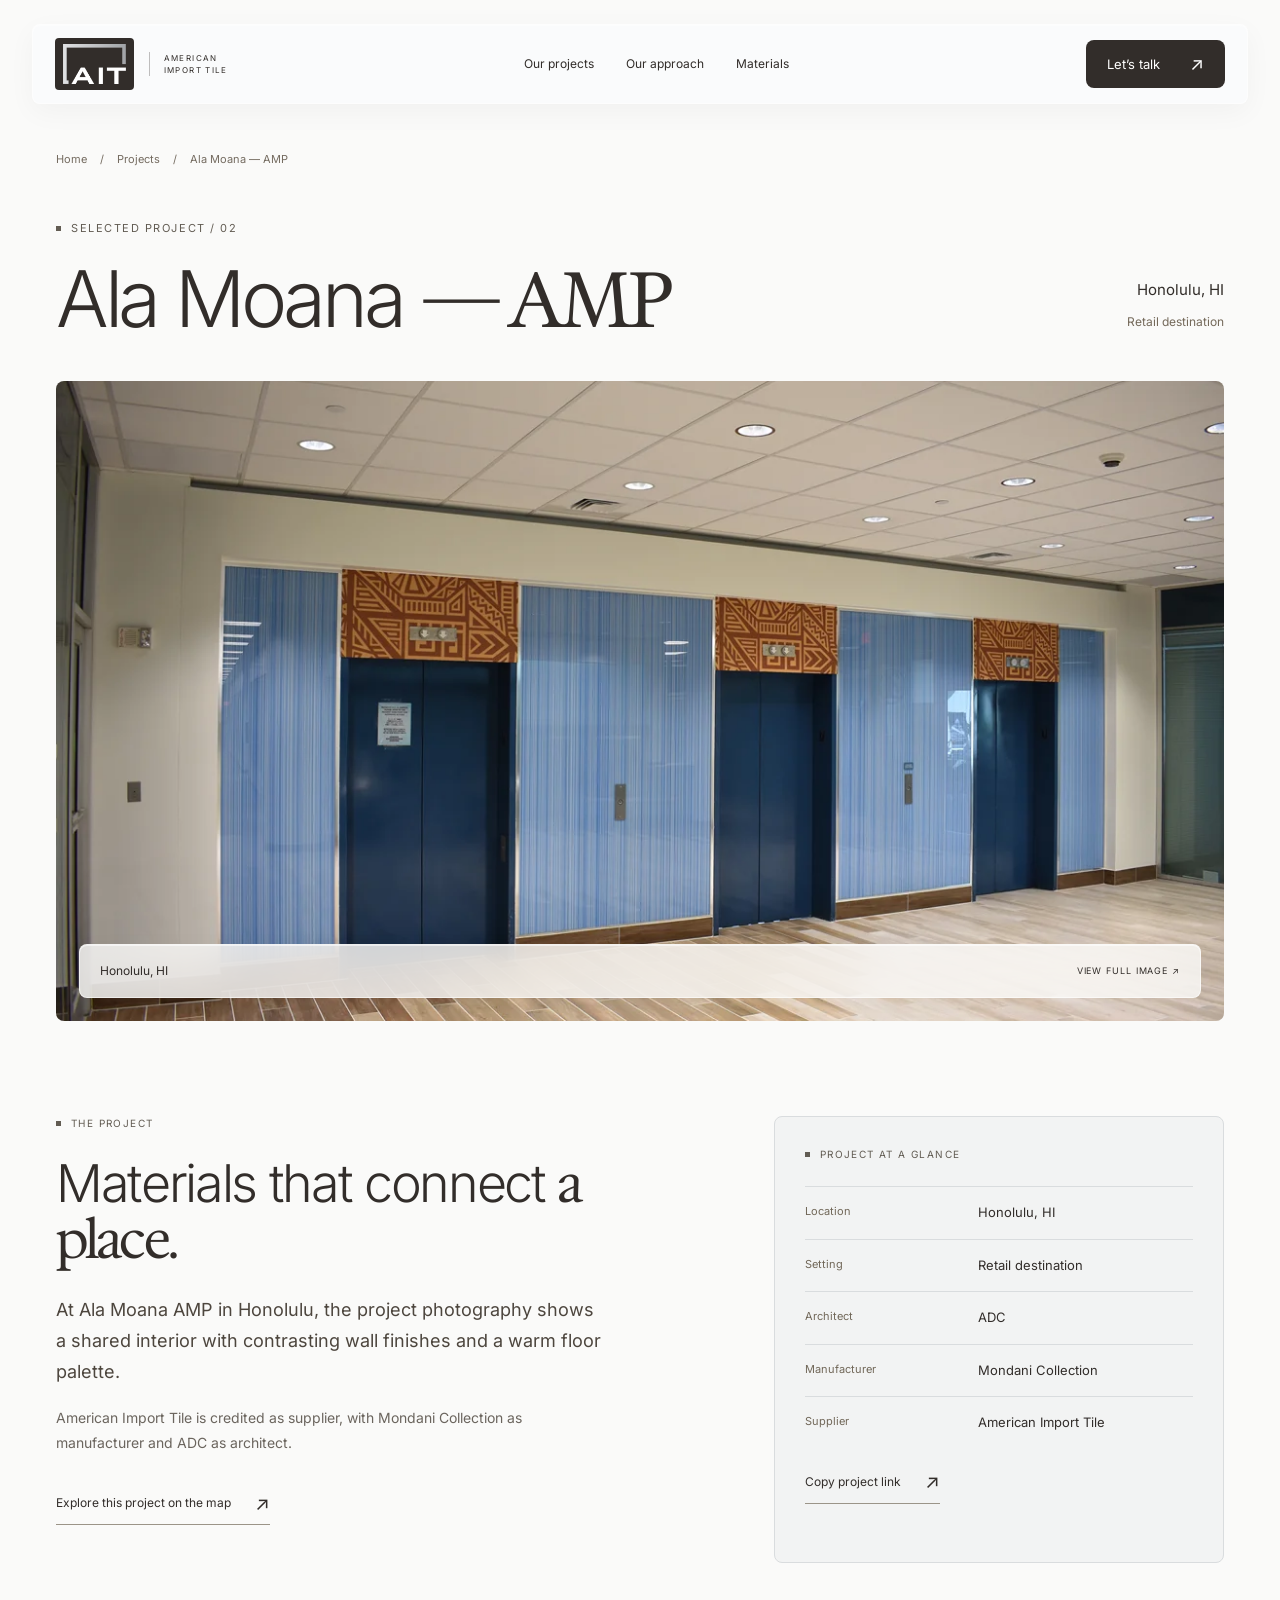
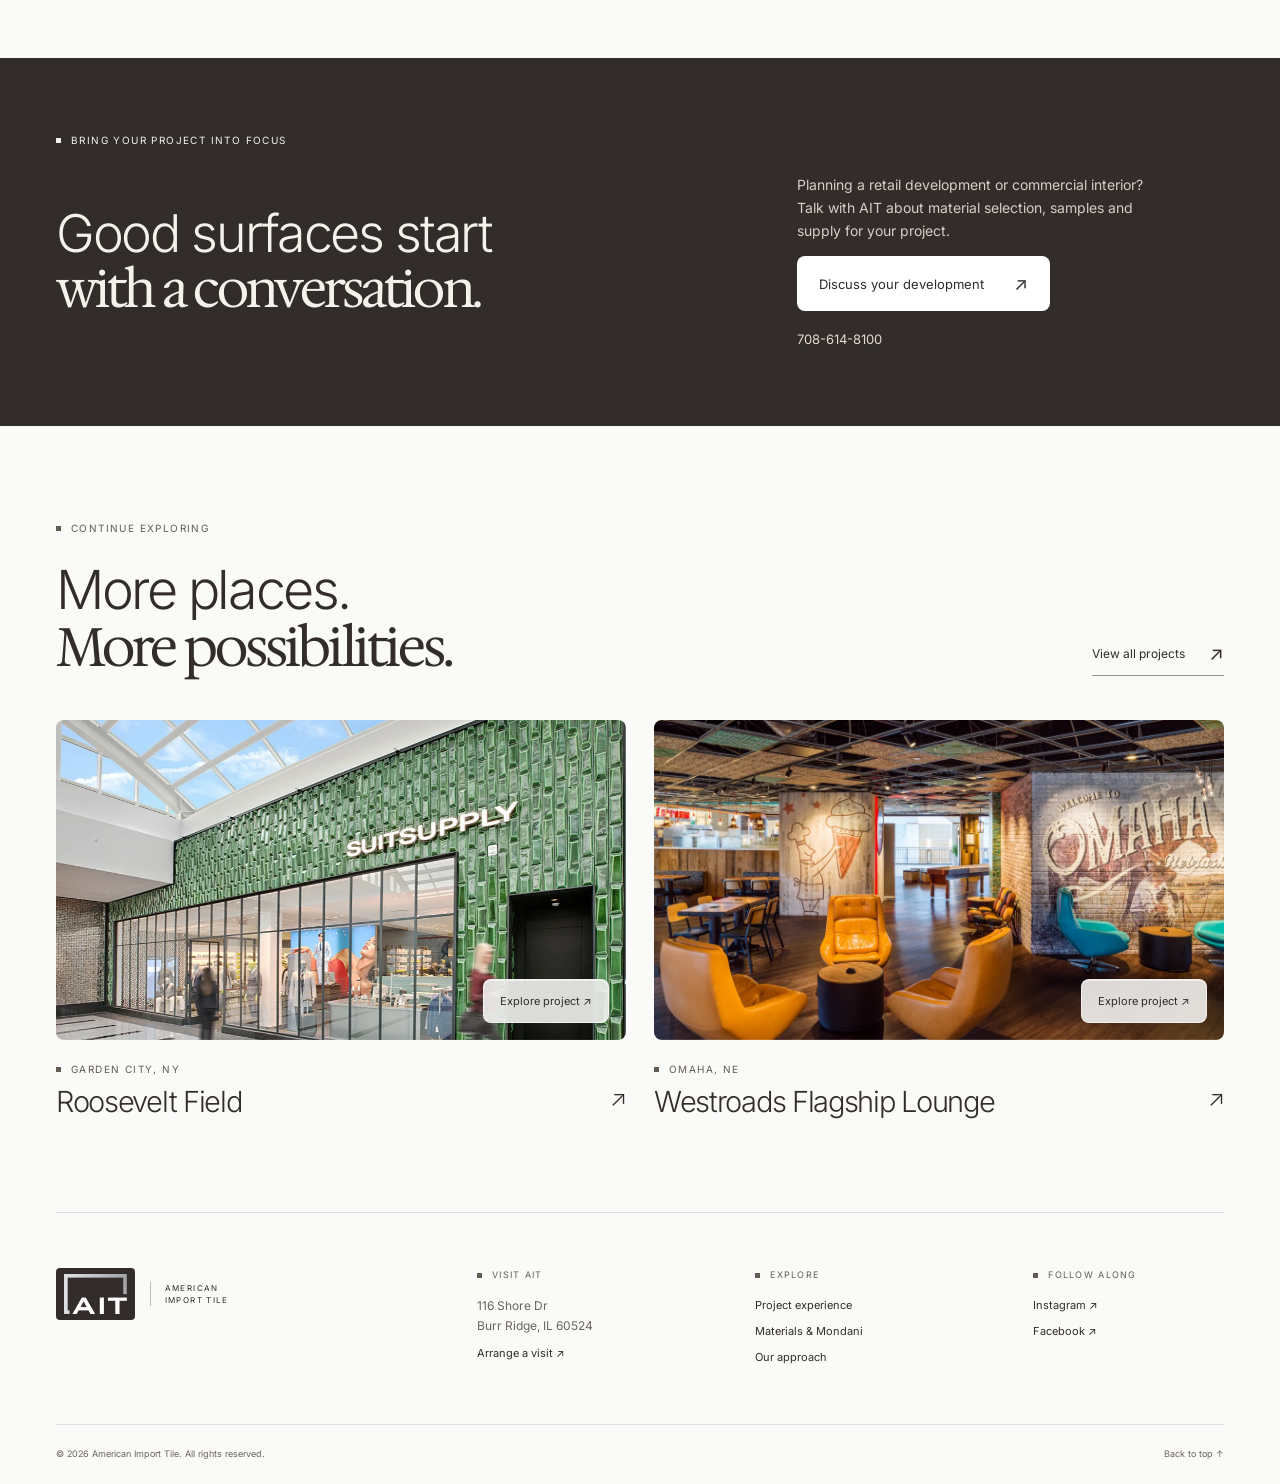
<file: projects/ala-moana-amp.html>
<!doctype html><html lang="en"><head><meta charset="utf-8"><meta name="viewport" content="width=device-width,initial-scale=1"><meta name="theme-color" content="#FAFAF9"><title>Ala Moana — AMP | Commercial Projects | American Import Tile</title><meta name="description" content="Explore Ala Moana — AMP in Honolulu, HI. American Import Tile project experience featuring Mondani Collection, with architecture by ADC."><link rel="icon" href="../assets/favicon.png"><link rel="preload" href="../assets/ala-moana.webp" as="image"><link rel="stylesheet" href="../styles.css?v=6"><link rel="stylesheet" href="../project-detail.css"><script src="../project-detail.js" defer></script><link rel="preload" href="../assets/hedvig-letters-serif.woff2" as="font" type="font/woff2" crossorigin><link rel="stylesheet" href="../image-motion.css?v=1"><script src="../image-motion.js?v=1" defer></script></head><body class="detail-page"><a class="skip" href="#main">Skip to content</a><header class="site-header glass"><a href="../index.html" class="brand" aria-label="American Import Tile home"><img class="brand-mark" src="../assets/ait-logo.png" alt="" width="240" height="153"><span class="brand-words">AMERICAN<br>IMPORT TILE</span></a><nav aria-label="Main navigation"><a href="../projects.html" aria-current="page">Our projects</a><a href="../index.html#approach">Our approach</a><a href="../index.html#materials">Materials</a></nav><a class="button small dark header-cta" href="../index.html#contact">Let’s talk <span>↗</span></a><button class="menu-toggle" aria-expanded="false" aria-controls="mobile-menu" aria-label="Open menu"><span></span><span></span></button><nav id="mobile-menu" aria-label="Mobile navigation" hidden><a href="../projects.html" aria-current="page">Our projects</a><a href="../projects.html#project-map">Project locations</a><a href="../index.html#approach">Our approach</a><a href="../index.html#materials">Materials</a><a href="../index.html#contact">Discuss your development ↗</a></nav></header><main id="main"><section class="detail-heading wrap" id="top"><div class="detail-breadcrumb"><a href="../index.html">Home</a><span>/</span><a href="../projects.html">Projects</a><span>/</span><span>Ala Moana — AMP</span></div><div class="detail-title-row"><div><p class="eyebrow">Selected project / 02</p><h1>Ala Moana <span class="serif-accent">— AMP</span></h1></div><div class="detail-place"><p>Honolulu, HI</p><span>Retail destination</span></div></div></section><section class="detail-hero wrap" aria-label="Project photography"><button class="photo-trigger" aria-label="Enlarge photograph of Ala Moana — AMP"><img src="../assets/ala-moana.webp" alt="Interior finishes and flooring at Ala Moana — AMP" width="1200" height="900" fetchpriority="high"><span class="glass photo-label">Honolulu, HI <span>VIEW FULL IMAGE ↗</span></span></button></section><section class="detail-overview wrap" id="overview"><div><p class="eyebrow">The project</p><h2>Materials that connect <span class="serif-accent">a place.</span></h2><p class="detail-summary">At Ala Moana AMP in Honolulu, the project photography shows a shared interior with contrasting wall finishes and a warm floor palette.</p><p>American Import Tile is credited as supplier, with Mondani Collection as manufacturer and ADC as architect.</p><a class="text-link" href="../projects.html?location=1#project-map">Explore this project on the map <span>↗</span></a></div><aside class="fact-panel"><p class="eyebrow">Project at a glance</p><dl><div><dt>Location</dt><dd>Honolulu, HI</dd></div><div><dt>Setting</dt><dd>Retail destination</dd></div><div><dt>Architect</dt><dd>ADC</dd></div><div><dt>Manufacturer</dt><dd>Mondani Collection</dd></div><div><dt>Supplier</dt><dd>American Import Tile</dd></div></dl><button class="text-link share-project">Copy project link <span>↗</span></button><p class="share-status" role="status"></p></aside></section><section class="detail-partnership"><div class="wrap"><p class="eyebrow light">Bring your project into focus</p><div class="detail-partnership-grid"><h2>Good surfaces start<br><span class="serif-accent">with a conversation.</span></h2><div><p>Planning a retail development or commercial interior? Talk with AIT about material selection, samples and supply for your project.</p><a class="button white" href="../index.html#contact">Discuss your development <span>↗</span></a><a class="detail-call" href="tel:+17086148100">708-614-8100</a></div></div></div></section><section class="related-section wrap"><div class="section-heading"><div><p class="eyebrow">Continue exploring</p><h2>More places.<br><span class="serif-accent">More possibilities.</span></h2></div><a class="text-link" href="../projects.html">View all projects <span>↗</span></a></div><div class="related-grid"><a class="related-card" href="roosevelt-field.html"><div><img src="../assets/roosevelt.webp" alt="Interior at Roosevelt Field" width="1000" height="700" loading="lazy"><span class="glass">Explore project ↗</span></div><p class="eyebrow">Garden City, NY</p><h3>Roosevelt Field <span>↗</span></h3></a><a class="related-card" href="westroads-flagship-lounge.html"><div><img src="../assets/westroads.webp" alt="Interior at Westroads Flagship Lounge" width="1000" height="700" loading="lazy"><span class="glass">Explore project ↗</span></div><p class="eyebrow">Omaha, NE</p><h3>Westroads Flagship Lounge <span>↗</span></h3></a></div></section></main><footer class="wrap"><div class="footer-main"><a href="../index.html" class="brand" aria-label="American Import Tile home"><img class="brand-mark" src="../assets/ait-logo.png" alt="" width="240" height="153"><span class="brand-words">AMERICAN<br>IMPORT TILE</span></a><div><p class="eyebrow">Visit AIT</p><p>116 Shore Dr<br>Burr Ridge, IL 60524</p><a href="../index.html#contact" data-intent="Showroom">Arrange a visit ↗</a></div><div><p class="eyebrow">Explore</p><a href="../projects.html">Project experience</a><a href="../index.html#materials">Materials &amp; Mondani</a><a href="../index.html#approach">Our approach</a></div><div><p class="eyebrow">Follow along</p><a href="https://www.instagram.com/americanimporttile/">Instagram ↗</a><a href="https://www.facebook.com/americanimporttile/">Facebook ↗</a></div></div><div class="footer-bottom"><span>© 2026 American Import Tile. All rights reserved.</span><a href="#top">Back to top ↑</a></div></footer><div class="mobile-bar glass"><a href="../projects.html">All projects ←</a><a class="button dark" href="../index.html#contact">Discuss your project ↗</a></div><dialog class="photo-dialog" aria-label="Full project photograph"><button class="photo-close" aria-label="Close photograph">×</button><img src="../assets/ala-moana.webp" alt="Full photograph of the interior at Ala Moana — AMP"><p>Ala Moana — AMP · Honolulu, HI</p></dialog></body></html>
</file>
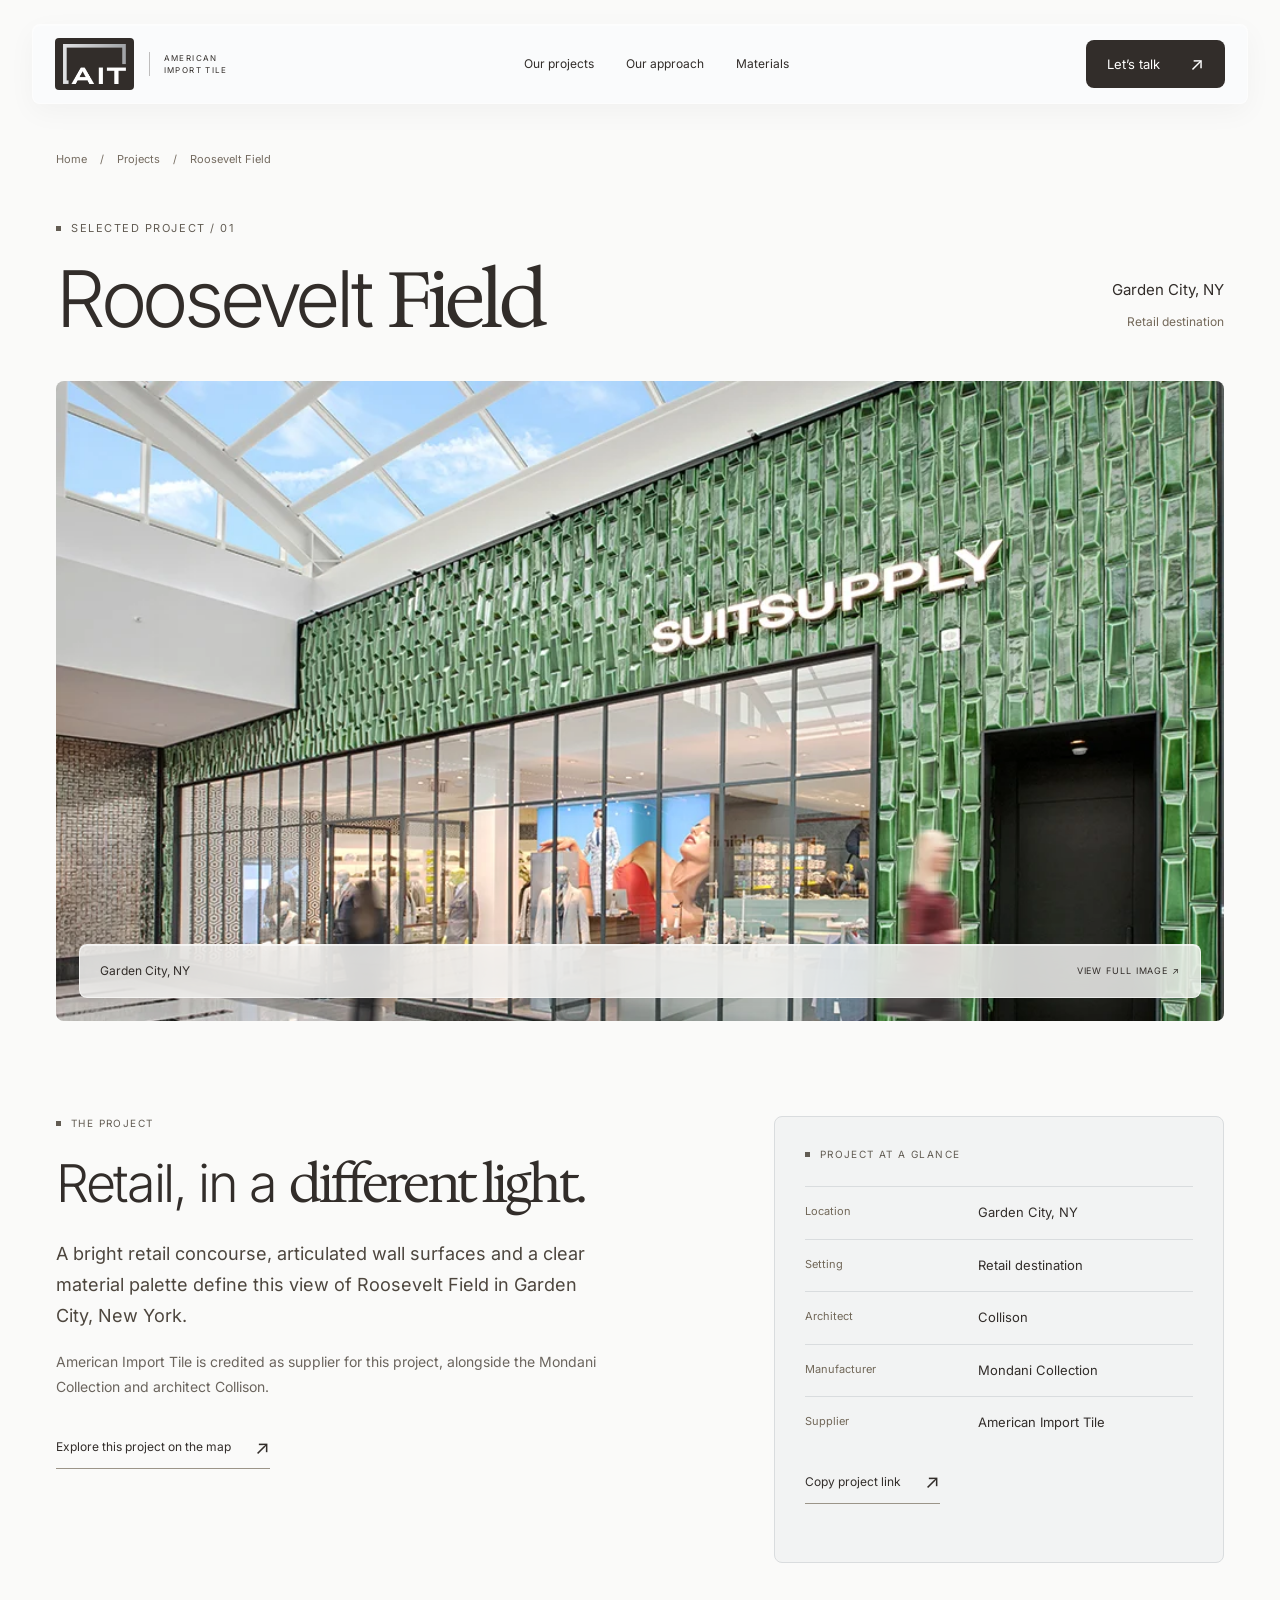
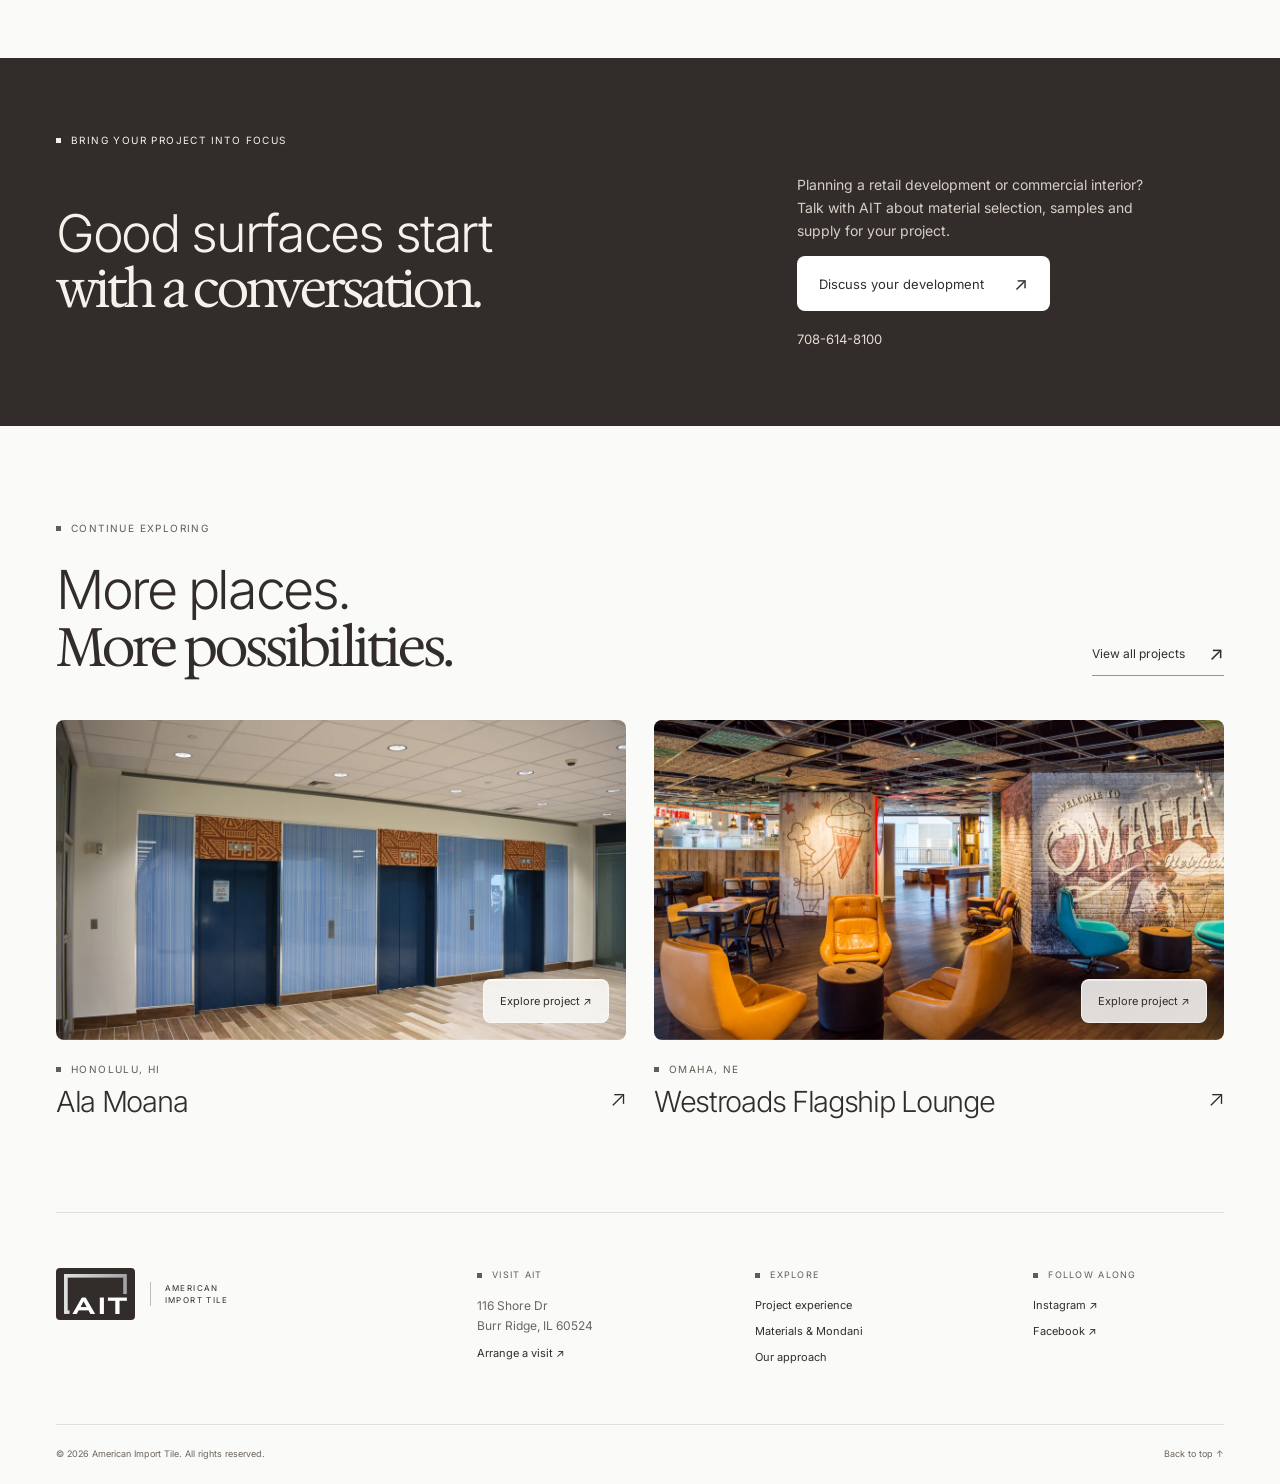
<file: projects/roosevelt-field.html>
<!doctype html><html lang="en"><head><meta charset="utf-8"><meta name="viewport" content="width=device-width,initial-scale=1"><meta name="theme-color" content="#FAFAF9"><title>Roosevelt Field | Commercial Projects | American Import Tile</title><meta name="description" content="Explore Roosevelt Field in Garden City, NY. American Import Tile project experience featuring Mondani Collection, with architecture by Collison."><link rel="icon" href="../assets/favicon.png"><link rel="preload" href="../assets/roosevelt.webp" as="image"><link rel="stylesheet" href="../styles.css?v=6"><link rel="stylesheet" href="../project-detail.css"><script src="../project-detail.js" defer></script><link rel="preload" href="../assets/hedvig-letters-serif.woff2" as="font" type="font/woff2" crossorigin><link rel="stylesheet" href="../image-motion.css?v=1"><script src="../image-motion.js?v=1" defer></script></head><body class="detail-page"><a class="skip" href="#main">Skip to content</a><header class="site-header glass"><a href="../index.html" class="brand" aria-label="American Import Tile home"><img class="brand-mark" src="../assets/ait-logo.png" alt="" width="240" height="153"><span class="brand-words">AMERICAN<br>IMPORT TILE</span></a><nav aria-label="Main navigation"><a href="../projects.html" aria-current="page">Our projects</a><a href="../index.html#approach">Our approach</a><a href="../index.html#materials">Materials</a></nav><a class="button small dark header-cta" href="../index.html#contact">Let’s talk <span>↗</span></a><button class="menu-toggle" aria-expanded="false" aria-controls="mobile-menu" aria-label="Open menu"><span></span><span></span></button><nav id="mobile-menu" aria-label="Mobile navigation" hidden><a href="../projects.html" aria-current="page">Our projects</a><a href="../projects.html#project-map">Project locations</a><a href="../index.html#approach">Our approach</a><a href="../index.html#materials">Materials</a><a href="../index.html#contact">Discuss your development ↗</a></nav></header><main id="main"><section class="detail-heading wrap" id="top"><div class="detail-breadcrumb"><a href="../index.html">Home</a><span>/</span><a href="../projects.html">Projects</a><span>/</span><span>Roosevelt Field</span></div><div class="detail-title-row"><div><p class="eyebrow">Selected project / 01</p><h1>Roosevelt <span class="serif-accent">Field</span></h1></div><div class="detail-place"><p>Garden City, NY</p><span>Retail destination</span></div></div></section><section class="detail-hero wrap" aria-label="Project photography"><button class="photo-trigger" aria-label="Enlarge photograph of Roosevelt Field"><img src="../assets/roosevelt.webp" alt="Sunlit concourse with tiled floors and green textured storefront at Roosevelt Field" width="1200" height="900" fetchpriority="high"><span class="glass photo-label">Garden City, NY <span>VIEW FULL IMAGE ↗</span></span></button></section><section class="detail-overview wrap" id="overview"><div><p class="eyebrow">The project</p><h2>Retail, in a <span class="serif-accent">different light.</span></h2><p class="detail-summary">A bright retail concourse, articulated wall surfaces and a clear material palette define this view of Roosevelt Field in Garden City, New York.</p><p>American Import Tile is credited as supplier for this project, alongside the Mondani Collection and architect Collison.</p><a class="text-link" href="../projects.html?location=0#project-map">Explore this project on the map <span>↗</span></a></div><aside class="fact-panel"><p class="eyebrow">Project at a glance</p><dl><div><dt>Location</dt><dd>Garden City, NY</dd></div><div><dt>Setting</dt><dd>Retail destination</dd></div><div><dt>Architect</dt><dd>Collison</dd></div><div><dt>Manufacturer</dt><dd>Mondani Collection</dd></div><div><dt>Supplier</dt><dd>American Import Tile</dd></div></dl><button class="text-link share-project">Copy project link <span>↗</span></button><p class="share-status" role="status"></p></aside></section><section class="detail-partnership"><div class="wrap"><p class="eyebrow light">Bring your project into focus</p><div class="detail-partnership-grid"><h2>Good surfaces start<br><span class="serif-accent">with a conversation.</span></h2><div><p>Planning a retail development or commercial interior? Talk with AIT about material selection, samples and supply for your project.</p><a class="button white" href="../index.html#contact">Discuss your development <span>↗</span></a><a class="detail-call" href="tel:+17086148100">708-614-8100</a></div></div></div></section><section class="related-section wrap"><div class="section-heading"><div><p class="eyebrow">Continue exploring</p><h2>More places.<br><span class="serif-accent">More possibilities.</span></h2></div><a class="text-link" href="../projects.html">View all projects <span>↗</span></a></div><div class="related-grid"><a class="related-card" href="ala-moana-amp.html"><div><img src="../assets/ala-moana.webp" alt="Interior at Ala Moana" width="1000" height="700" loading="lazy"><span class="glass">Explore project ↗</span></div><p class="eyebrow">Honolulu, HI</p><h3>Ala Moana <span>↗</span></h3></a><a class="related-card" href="westroads-flagship-lounge.html"><div><img src="../assets/westroads.webp" alt="Interior at Westroads Flagship Lounge" width="1000" height="700" loading="lazy"><span class="glass">Explore project ↗</span></div><p class="eyebrow">Omaha, NE</p><h3>Westroads Flagship Lounge <span>↗</span></h3></a></div></section></main><footer class="wrap"><div class="footer-main"><a href="../index.html" class="brand" aria-label="American Import Tile home"><img class="brand-mark" src="../assets/ait-logo.png" alt="" width="240" height="153"><span class="brand-words">AMERICAN<br>IMPORT TILE</span></a><div><p class="eyebrow">Visit AIT</p><p>116 Shore Dr<br>Burr Ridge, IL 60524</p><a href="../index.html#contact" data-intent="Showroom">Arrange a visit ↗</a></div><div><p class="eyebrow">Explore</p><a href="../projects.html">Project experience</a><a href="../index.html#materials">Materials &amp; Mondani</a><a href="../index.html#approach">Our approach</a></div><div><p class="eyebrow">Follow along</p><a href="https://www.instagram.com/americanimporttile/">Instagram ↗</a><a href="https://www.facebook.com/americanimporttile/">Facebook ↗</a></div></div><div class="footer-bottom"><span>© 2026 American Import Tile. All rights reserved.</span><a href="#top">Back to top ↑</a></div></footer><div class="mobile-bar glass"><a href="../projects.html">All projects ←</a><a class="button dark" href="../index.html#contact">Discuss your project ↗</a></div><dialog class="photo-dialog" aria-label="Full project photograph"><button class="photo-close" aria-label="Close photograph">×</button><img src="../assets/roosevelt.webp" alt="Full photograph of the interior at Roosevelt Field"><p>Roosevelt Field · Garden City, NY</p></dialog></body></html>
</file>
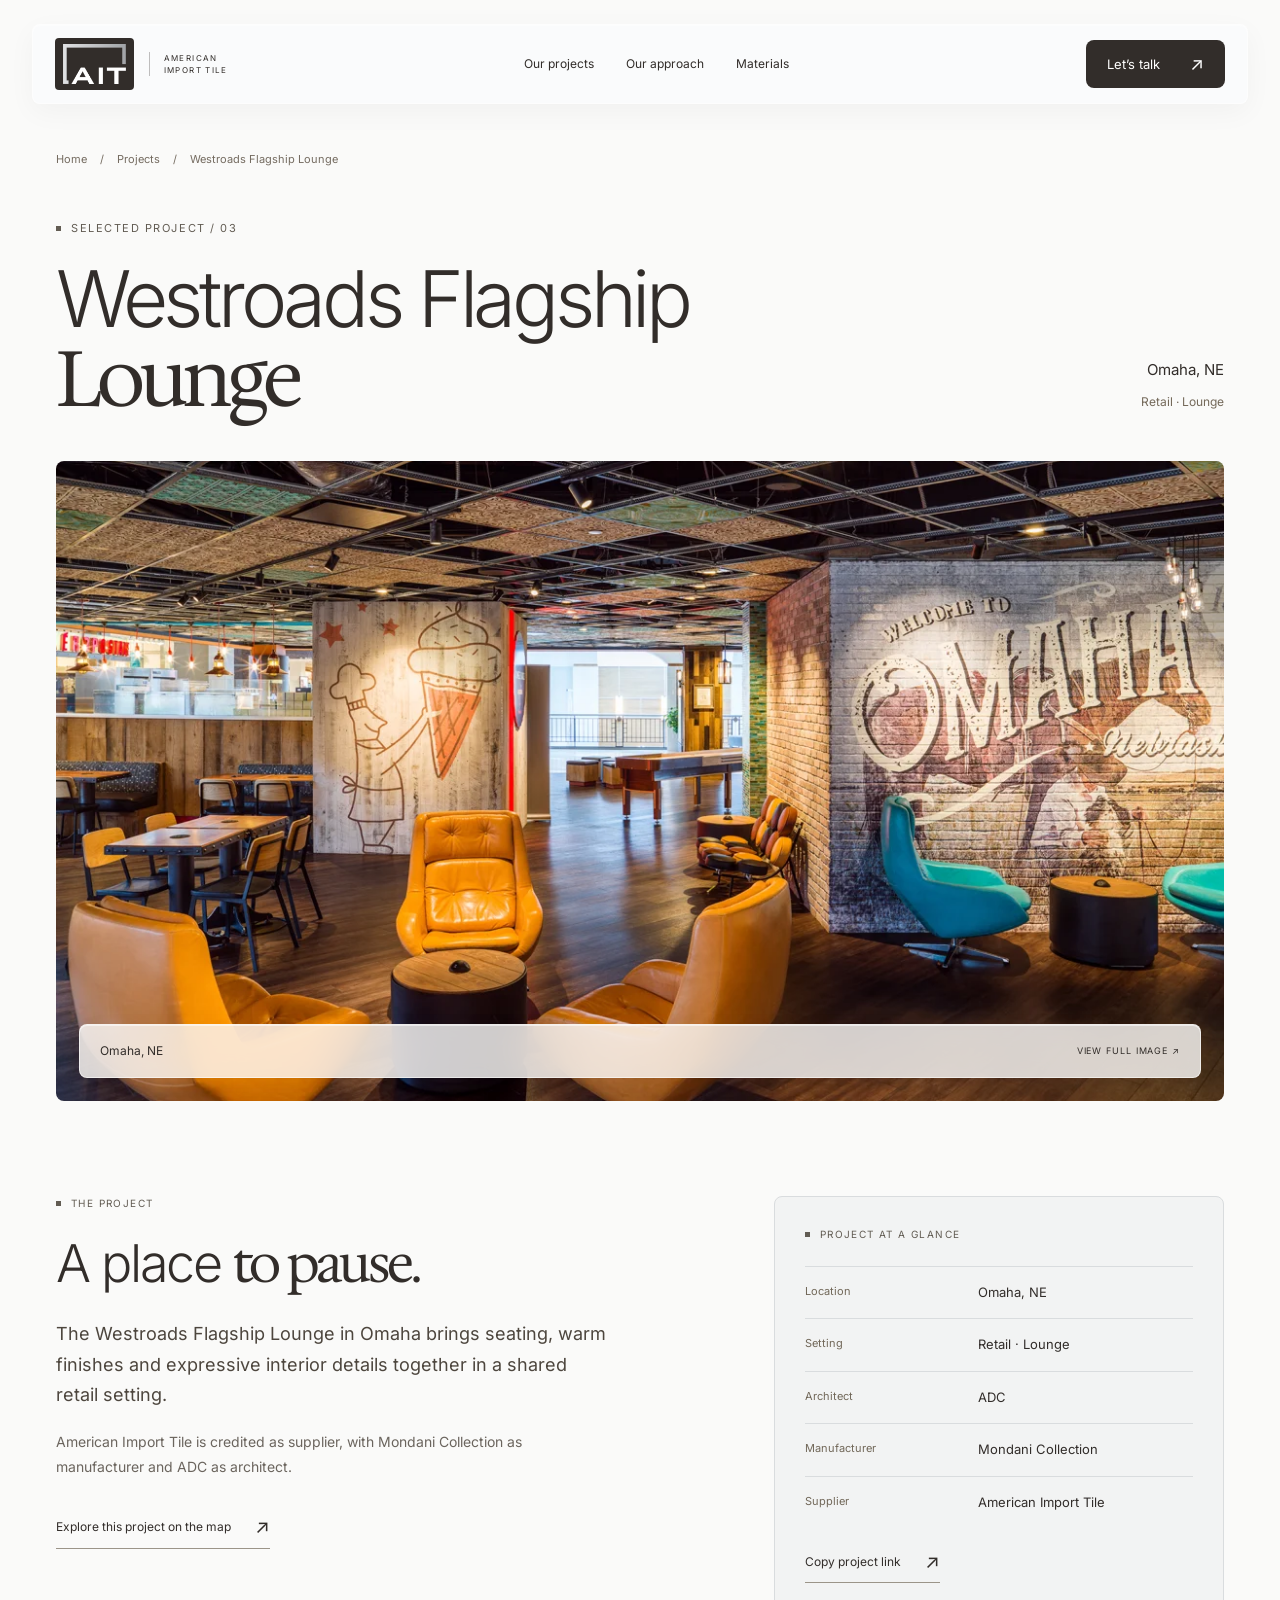
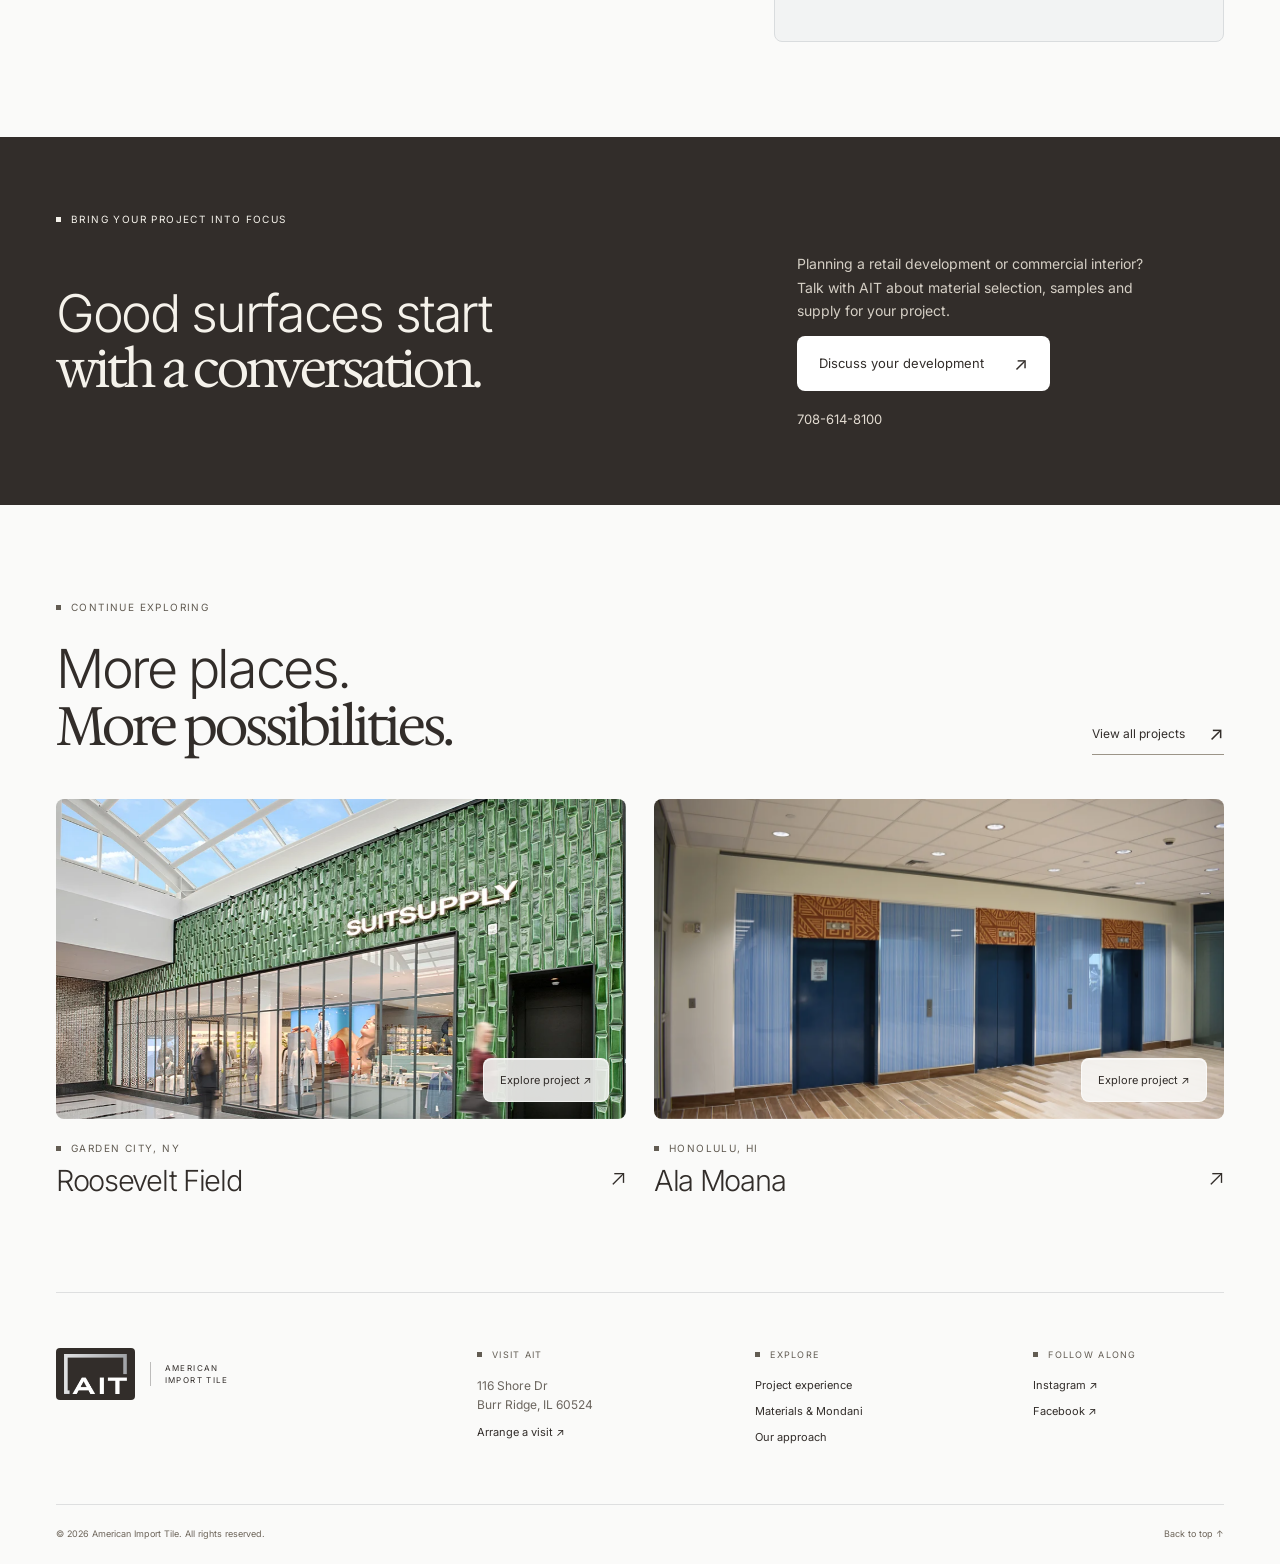
<file: projects/westroads-flagship-lounge.html>
<!doctype html><html lang="en"><head><meta charset="utf-8"><meta name="viewport" content="width=device-width,initial-scale=1"><meta name="theme-color" content="#FAFAF9"><title>Westroads Flagship Lounge | Commercial Projects | American Import Tile</title><meta name="description" content="Explore Westroads Flagship Lounge in Omaha, NE. American Import Tile project experience featuring Mondani Collection, with architecture by ADC."><link rel="icon" href="../assets/favicon.png"><link rel="preload" href="../assets/westroads.webp" as="image"><link rel="stylesheet" href="../styles.css?v=6"><link rel="stylesheet" href="../project-detail.css"><script src="../project-detail.js" defer></script><link rel="preload" href="../assets/hedvig-letters-serif.woff2" as="font" type="font/woff2" crossorigin><link rel="stylesheet" href="../image-motion.css?v=1"><script src="../image-motion.js?v=1" defer></script></head><body class="detail-page"><a class="skip" href="#main">Skip to content</a><header class="site-header glass"><a href="../index.html" class="brand" aria-label="American Import Tile home"><img class="brand-mark" src="../assets/ait-logo.png" alt="" width="240" height="153"><span class="brand-words">AMERICAN<br>IMPORT TILE</span></a><nav aria-label="Main navigation"><a href="../projects.html" aria-current="page">Our projects</a><a href="../index.html#approach">Our approach</a><a href="../index.html#materials">Materials</a></nav><a class="button small dark header-cta" href="../index.html#contact">Let’s talk <span>↗</span></a><button class="menu-toggle" aria-expanded="false" aria-controls="mobile-menu" aria-label="Open menu"><span></span><span></span></button><nav id="mobile-menu" aria-label="Mobile navigation" hidden><a href="../projects.html" aria-current="page">Our projects</a><a href="../projects.html#project-map">Project locations</a><a href="../index.html#approach">Our approach</a><a href="../index.html#materials">Materials</a><a href="../index.html#contact">Discuss your development ↗</a></nav></header><main id="main"><section class="detail-heading wrap" id="top"><div class="detail-breadcrumb"><a href="../index.html">Home</a><span>/</span><a href="../projects.html">Projects</a><span>/</span><span>Westroads Flagship Lounge</span></div><div class="detail-title-row"><div><p class="eyebrow">Selected project / 03</p><h1>Westroads Flagship <span class="serif-accent">Lounge</span></h1></div><div class="detail-place"><p>Omaha, NE</p><span>Retail · Lounge</span></div></div></section><section class="detail-hero wrap" aria-label="Project photography"><button class="photo-trigger" aria-label="Enlarge photograph of Westroads Flagship Lounge"><img src="../assets/westroads.webp" alt="Interior finishes and flooring at Westroads Flagship Lounge" width="1200" height="900" fetchpriority="high"><span class="glass photo-label">Omaha, NE <span>VIEW FULL IMAGE ↗</span></span></button></section><section class="detail-overview wrap" id="overview"><div><p class="eyebrow">The project</p><h2>A place <span class="serif-accent">to pause.</span></h2><p class="detail-summary">The Westroads Flagship Lounge in Omaha brings seating, warm finishes and expressive interior details together in a shared retail setting.</p><p>American Import Tile is credited as supplier, with Mondani Collection as manufacturer and ADC as architect.</p><a class="text-link" href="../projects.html?location=2#project-map">Explore this project on the map <span>↗</span></a></div><aside class="fact-panel"><p class="eyebrow">Project at a glance</p><dl><div><dt>Location</dt><dd>Omaha, NE</dd></div><div><dt>Setting</dt><dd>Retail · Lounge</dd></div><div><dt>Architect</dt><dd>ADC</dd></div><div><dt>Manufacturer</dt><dd>Mondani Collection</dd></div><div><dt>Supplier</dt><dd>American Import Tile</dd></div></dl><button class="text-link share-project">Copy project link <span>↗</span></button><p class="share-status" role="status"></p></aside></section><section class="detail-partnership"><div class="wrap"><p class="eyebrow light">Bring your project into focus</p><div class="detail-partnership-grid"><h2>Good surfaces start<br><span class="serif-accent">with a conversation.</span></h2><div><p>Planning a retail development or commercial interior? Talk with AIT about material selection, samples and supply for your project.</p><a class="button white" href="../index.html#contact">Discuss your development <span>↗</span></a><a class="detail-call" href="tel:+17086148100">708-614-8100</a></div></div></div></section><section class="related-section wrap"><div class="section-heading"><div><p class="eyebrow">Continue exploring</p><h2>More places.<br><span class="serif-accent">More possibilities.</span></h2></div><a class="text-link" href="../projects.html">View all projects <span>↗</span></a></div><div class="related-grid"><a class="related-card" href="roosevelt-field.html"><div><img src="../assets/roosevelt.webp" alt="Interior at Roosevelt Field" width="1000" height="700" loading="lazy"><span class="glass">Explore project ↗</span></div><p class="eyebrow">Garden City, NY</p><h3>Roosevelt Field <span>↗</span></h3></a><a class="related-card" href="ala-moana-amp.html"><div><img src="../assets/ala-moana.webp" alt="Interior at Ala Moana" width="1000" height="700" loading="lazy"><span class="glass">Explore project ↗</span></div><p class="eyebrow">Honolulu, HI</p><h3>Ala Moana <span>↗</span></h3></a></div></section></main><footer class="wrap"><div class="footer-main"><a href="../index.html" class="brand" aria-label="American Import Tile home"><img class="brand-mark" src="../assets/ait-logo.png" alt="" width="240" height="153"><span class="brand-words">AMERICAN<br>IMPORT TILE</span></a><div><p class="eyebrow">Visit AIT</p><p>116 Shore Dr<br>Burr Ridge, IL 60524</p><a href="../index.html#contact" data-intent="Showroom">Arrange a visit ↗</a></div><div><p class="eyebrow">Explore</p><a href="../projects.html">Project experience</a><a href="../index.html#materials">Materials &amp; Mondani</a><a href="../index.html#approach">Our approach</a></div><div><p class="eyebrow">Follow along</p><a href="https://www.instagram.com/americanimporttile/">Instagram ↗</a><a href="https://www.facebook.com/americanimporttile/">Facebook ↗</a></div></div><div class="footer-bottom"><span>© 2026 American Import Tile. All rights reserved.</span><a href="#top">Back to top ↑</a></div></footer><div class="mobile-bar glass"><a href="../projects.html">All projects ←</a><a class="button dark" href="../index.html#contact">Discuss your project ↗</a></div><dialog class="photo-dialog" aria-label="Full project photograph"><button class="photo-close" aria-label="Close photograph">×</button><img src="../assets/westroads.webp" alt="Full photograph of the interior at Westroads Flagship Lounge"><p>Westroads Flagship Lounge · Omaha, NE</p></dialog></body></html>
</file>
<file: styles.css>
@font-face{font-family:Inter;src:url('assets/inter-light.woff') format('woff');font-weight:300;font-display:swap}@font-face{font-family:Inter;src:url('assets/font-3.woff') format('woff');font-weight:400 700;font-display:swap}
:root{--paper:#fafaf9;--ink:#322d2a;--muted:#6b655e;--line:#dedfe0;--radius:8px}*{box-sizing:border-box}html{scroll-behavior:smooth;scroll-padding-top:110px}body{margin:0;color:var(--ink);background:var(--paper);font-family:Inter,Arial,sans-serif;font-size:16px;line-height:1.65}button,input,select,textarea{font:inherit}button,a{-webkit-tap-highlight-color:transparent}button{cursor:pointer}a{color:inherit;text-decoration:none}img{max-width:100%;display:block}button{color:inherit}button:focus-visible,a:focus-visible,input:focus-visible,select:focus-visible,textarea:focus-visible,summary:focus-visible{outline:3px solid #a66e37;outline-offset:5px}button:disabled{cursor:default}h1,h2,h3,p{margin-top:0}h1,h2,h3{font-weight:300;letter-spacing:-.045em;line-height:1.06}h2{font-size:clamp(40px,4.2vw,62px);margin-bottom:0}p{color:var(--muted)}.wrap{width:min(1240px,calc(100% - 112px));margin-inline:auto}.section{padding-block:110px}.eyebrow{font-size:10px;line-height:1.5;letter-spacing:.14em;text-transform:uppercase;font-weight:400;color:#625c53;margin-bottom:25px;display:flex;align-items:center;gap:10px}.eyebrow:before{content:'';width:5px;height:5px;background:currentColor;flex-shrink:0}.eyebrow.light{color:#f5f2eb}.button{min-height:52px;padding:14px 21px;display:inline-flex;justify-content:space-between;align-items:center;gap:30px;border:1px solid transparent;border-radius:var(--radius);font-size:13px;line-height:1.4;transition:background .2s,transform .2s,color .2s}.button:hover{transform:translateY(-2px)}.button span{font-size:18px}.button.dark{background:var(--ink);color:#fff}.button.dark:hover{background:#51473e}.button.white{background:#ffffff;color:var(--ink)}.button.white:hover{background:#ddd8cd}.button.small{min-height:44px;padding:10px 20px}.glass{background:rgba(250,251,252,.77);border:1px solid rgba(255,255,255,.58);box-shadow:inset 0 1px 0 #ffffff8c,0 8px 28px #0000000a;backdrop-filter:blur(22px) saturate(1.35);-webkit-backdrop-filter:blur(22px) saturate(1.35);border-radius:var(--radius)}.skip{position:fixed;top:-100px;left:20px;background:white;padding:14px;z-index:100}.skip:focus{top:10px}
.site-header{position:fixed;z-index:30;top:24px;left:50%;transform:translateX(-50%);width:min(1328px,calc(100% - 64px));height:80px;padding:14px 22px;display:flex;align-items:center;justify-content:space-between;transition:top .25s,background .25s,height .25s}.site-header.scrolled{top:12px;height:70px;background:rgba(250,251,252,.93)}.brand{display:flex;align-items:center;gap:15px}.brand-mark{height:40px;width:auto;box-sizing:content-box;padding:6px 8px;background:var(--ink);border-radius:4px}.brand-mark>span{font-size:9px;position:absolute;top:2px;right:-9px;letter-spacing:0}.brand-words{font-size:8px;letter-spacing:.17em;line-height:1.5;padding-left:14px;border-left:1px solid #322d2a4d}.site-header>nav{display:flex;gap:32px;font-size:12px}.site-header nav a{transition:opacity .2s}.site-header nav a:hover{opacity:.6}.menu-toggle{display:none}.site-header #mobile-menu[hidden]{display:none}.site-header #mobile-menu{display:none}
.hero{position:relative;min-height:820px;height:calc(100svh - 18px);max-height:1080px;color:white;margin:9px;border-radius:8px;overflow:hidden;background:#302d28}.hero-image{position:absolute;width:100%;height:100%;object-fit:cover;object-position:58% 50%}.hero-shade{position:absolute;inset:0;background:linear-gradient(90deg,rgba(13,15,14,.69),rgba(13,15,14,.28) 60%,rgba(13,15,14,.06)),linear-gradient(0deg,rgba(13,15,14,.42),transparent 30%)}.hero-content{position:relative;padding:200px 0 130px;margin:auto;width:min(1240px,calc(100% - 112px))}.hero h1{font-size:clamp(62px,6.1vw,91px);line-height:1.02;max-width:900px;margin:0 0 30px;letter-spacing:-.055em}.hero .eyebrow{margin-bottom:32px}.hero-description{max-width:450px;color:#fafaf9;font-size:15px;line-height:1.7;margin-bottom:28px}.actions{display:flex;gap:12px;flex-wrap:wrap}.hero .button.glass{background:rgba(28,29,26,.48);color:white;border-color:#ffffff66}.hero .button.glass:hover{background:rgba(28,29,26,.75)}.hero-footer{position:absolute;bottom:30px;left:56px;right:56px;display:flex;justify-content:space-between;font-size:10px;gap:25px;color:#fafaf9}.hero-proof{display:flex;align-items:center;gap:10px}.tiny-square{width:5px;height:5px;background:#fff}.hero-credit{opacity:.8}
.partners{padding:35px 0 34px;border-bottom:1px solid var(--line)}.partners-heading{display:flex;align-items:center;justify-content:space-between;width:min(1240px,calc(100% - 112px));margin:auto}.partners .eyebrow{margin:0}.text-button{border:0;background:none;font-size:10px;padding:8px 0;color:var(--muted)}.text-button span{margin-left:8px}.logo-window{overflow:hidden;max-width:1600px;margin:22px auto 0;mask-image:linear-gradient(90deg,transparent,black 5%,black 95%,transparent)}.logo-track{display:flex;width:max-content;animation:marquee 36s linear infinite}.logo-track.paused,.logo-window:hover .logo-track{animation-play-state:paused}.logo-group{display:flex;align-items:center;flex-shrink:0}.partner-logo{width:225px;height:68px;display:flex;align-items:center;justify-content:center}.partner-logo img{width:145px;height:55px;object-fit:contain;mix-blend-mode:multiply;filter:grayscale(1);opacity:.7}@keyframes marquee{to{transform:translateX(-50%)}}
.section-heading{display:flex;justify-content:space-between;align-items:flex-end;gap:50px;margin-bottom:44px}.section-heading>p{max-width:330px;margin-bottom:4px;font-size:14px;line-height:1.8}.project-grid{display:grid;grid-template-columns:1.18fr 1fr;grid-template-rows:255px 255px;gap:18px}.project-card{position:relative;padding:0;border:0;border-radius:8px;overflow:hidden;background:#ddd;text-align:left;display:block}.project-card.large{grid-row:span 2}.project-card>img{height:100%;width:100%;object-fit:cover;transition:transform .7s}.project-card:hover>img{transform:scale(1.035)}.card-top{position:absolute;left:20px;top:20px;padding:6px 12px;font-size:9px;letter-spacing:.07em;text-transform:uppercase}.project-caption{position:absolute;bottom:16px;left:16px;right:16px;padding:18px 20px;display:flex;justify-content:space-between;align-items:center;gap:10px;background:rgba(250,251,252,.86)}.project-caption small{font-size:9px;letter-spacing:.08em;text-transform:uppercase;display:block;margin-bottom:7px}.project-caption strong{display:block;font-size:24px;font-weight:300;line-height:1.2;letter-spacing:-.03em}.round-arrow{display:grid;place-items:center;width:36px;height:36px;border:1px solid #322d2a44;border-radius:8px;flex-shrink:0;font-size:22px;transition:background .25s,color .25s}.project-card:hover .round-arrow{background:var(--ink);color:white}.section-foot{display:flex;justify-content:space-between;gap:20px;align-items:center;margin-top:26px}.section-foot p{font-size:11px;margin:0}.text-link{display:inline-flex;align-items:center;justify-content:space-between;gap:24px;font-size:12px;border-bottom:1px solid #9b9488;padding-block:5px}.text-link:hover{color:#7b4e2b}.text-link span{font-size:19px}
.map-section{background:#f0f1f1;padding:90px 0}.map-layout{display:grid;grid-template-columns:minmax(0,1fr) 270px;gap:40px;align-items:center}.map-canvas{position:relative;aspect-ratio:900/510}.map-canvas svg{width:100%;height:100%;overflow:visible}.states{fill:#fafbfb;stroke:#cbc8bf;stroke-width:.7}.inset-line{stroke:#c8c4ba;stroke-width:1;fill:none;stroke-dasharray:3 5}.map-canvas text{fill:#898275;font-size:10px;letter-spacing:2px}.map-pin{position:absolute;transform:translate(-50%,-50%);height:30px;width:30px;border:0;background:transparent;border-radius:50%;display:grid;place-items:center;padding:0;z-index:2}.map-pin span{display:block;width:10px;height:10px;background:#84705c;border:2px solid #fff;border-radius:50%;box-shadow:0 0 0 4px #8e76552b;transition:box-shadow .2s,transform .2s}.map-pin.active{z-index:3}.map-pin.active span,.map-pin:hover span{background:#342e29;transform:scale(1.3);box-shadow:0 0 0 6px #5f4d3926}.map-note{position:absolute;bottom:0;left:0;font-size:9px;color:#6e675c}.map-detail{min-width:0}.map-detail>label{margin-bottom:9px}.map-detail select{width:100%;border:1px solid #bfb9ac;border-radius:8px;background:#f7f8f8;padding:10px 28px 10px 11px;font-size:11px;color:var(--ink)}#map-content{margin-top:18px}#map-content img{height:160px;width:100%;object-fit:cover;border-radius:8px;margin-bottom:20px}#map-content .eyebrow{font-size:8px;margin-bottom:10px}#map-content h3{font-size:27px;margin-bottom:15px}#map-content p:not(.eyebrow){font-size:12px;line-height:1.7}#map-content .text-link{font-size:11px}.map-paging{display:flex;align-items:center;justify-content:space-between;border-top:1px solid #c8c2b6;padding-top:16px;margin-top:22px}.map-paging button{border:1px solid #bfb8aa;border-radius:8px;width:32px;height:32px;background:transparent}.map-paging button:hover{background:var(--ink);color:white}.map-paging span{font-size:10px;letter-spacing:.15em}
.approach-grid{display:grid;grid-template-columns:1fr 1fr;gap:90px}.approach-intro>p:not(.eyebrow){max-width:395px;font-size:14px;margin:28px 0}.service-list{padding-top:30px}.service-list details{border-top:1px solid var(--line)}.service-list details:last-child{border-bottom:1px solid var(--line)}.service-list summary{display:flex;align-items:center;gap:22px;padding:26px 0;cursor:pointer;list-style:none;font-size:21px;font-weight:300;line-height:1.3;letter-spacing:-.03em}.service-list summary::-webkit-details-marker{display:none}.service-num{font-size:10px;letter-spacing:.1em;color:#82796e}.plus{margin-left:auto;font-size:24px;font-weight:300}.service-list details[open] .plus{transform:rotate(45deg)}.service-list details>div{padding:0 30px 30px 40px}.service-list details p{font-size:13px;line-height:1.8}.service-tags{font-size:9px;letter-spacing:.04em;color:#7e7162}
.materials{display:grid;grid-template-columns:1.1fr 1fr;border:1px solid var(--line);border-radius:8px;overflow:hidden;margin-bottom:110px}.material-image{position:relative;min-height:560px}.material-image>img{width:100%;height:100%;object-fit:cover;position:absolute}.material-tag{position:absolute;bottom:20px;left:20px;right:20px;display:flex;justify-content:space-between;gap:10px;padding:13px 16px;font-size:9px}.material-copy{padding:55px 48px;background:#f3f4f4}.material-copy h2{font-size:43px;margin-bottom:25px}.material-copy p:not(.eyebrow){font-size:13px}.material-types{display:grid;grid-template-columns:1fr 1fr;gap:10px;font-size:10px;border-block:1px solid #ccc6ba;padding:20px 0;margin:25px 0 28px}
.contact-section{background:#322d2a;color:#f5f2eb;padding:90px 0}.contact-grid{display:grid;grid-template-columns:1fr 1fr;gap:110px}.contact-section h2{font-size:72px;line-height:.99;letter-spacing:-.055em}.contact-grid>div>p:not(.eyebrow){max-width:340px;font-size:13px;color:#c5bfb7;margin:28px 0}.contact-phone{display:block;font-size:25px;font-weight:300;letter-spacing:-.03em;margin-bottom:6px}.contact-email{font-size:12px;color:#d3cbc3}.contact-section form{padding-top:0}.form-top{display:flex;align-items:center;justify-content:space-between;border-bottom:1px solid #71675c;margin-bottom:24px;padding-bottom:20px;gap:10px}.form-top h3{font-size:24px;margin:0}.form-top>span{font-size:9px;color:#c3b8ac}.form-row{display:grid;grid-template-columns:1fr 1fr;gap:16px}.contact-section label{display:block;font-size:10px;margin-bottom:7px;color:#e0d7cb}.contact-section label span{color:#c3b8ac}.contact-section input,.contact-section select,.contact-section textarea{width:100%;border:1px solid #776e64;border-radius:8px;background:#403a35;color:#fff;padding:12px;margin-bottom:19px;font-size:12px;min-height:46px}.contact-section input::placeholder,.contact-section textarea::placeholder{color:#c0b7ad;opacity:1}.contact-section textarea{resize:vertical}.contact-section .button{width:100%}.form-note{font-size:10px;color:#c4bbae;margin:13px 0 0;line-height:1.6}
footer{padding-top:55px}.footer-main{display:grid;grid-template-columns:1.6fr 1fr 1fr .8fr;gap:40px;padding-bottom:50px}.footer-main .brand{align-self:start}.footer-main .eyebrow{margin-bottom:14px;font-size:9px}.footer-main p:not(.eyebrow){font-size:12px;margin-bottom:8px}.footer-main>div>a{display:block;font-size:11px;margin:8px 0}.footer-bottom{display:flex;justify-content:space-between;border-top:1px solid var(--line);padding:22px 0;font-size:9px;color:#6c6459}.mobile-bar{display:none}dialog{padding:0;border:0;border-radius:8px;background:var(--paper);color:var(--ink);width:min(760px,calc(100% - 32px));max-height:90svh;box-shadow:0 20px 90px #0005}dialog::backdrop{background:#1a1717a8;backdrop-filter:blur(10px)}#dialog-content>img{width:100%;max-height:420px;object-fit:cover}.dialog-copy{padding:30px}.dialog-copy h3{font-size:38px;margin-bottom:20px}.dialog-copy p{font-size:14px}.dialog-close{position:absolute;right:15px;top:15px;z-index:2;border:1px solid #fff9;border-radius:8px;background:#fafaf9e6;width:40px;height:40px;font-size:28px;line-height:1}.dialog-copy .eyebrow{margin-bottom:15px}
@media(min-width:1600px){.hero-content{padding-top:230px}.hero{min-height:850px}}@media(max-width:1100px){.wrap,.hero-content,.partners-heading{width:calc(100% - 64px)}.site-header{width:calc(100% - 48px)}.hero-content{padding-top:190px}.hero h1{font-size:74px}.hero-footer{left:32px;right:32px}.map-layout{gap:20px;grid-template-columns:minmax(0,1fr) 240px}.approach-grid{gap:45px}.material-copy{padding:40px 30px}.material-copy h2{font-size:36px}.contact-grid{gap:65px}.contact-section h2{font-size:62px}.project-caption strong{font-size:22px}.project-grid{grid-template-rows:235px 235px}.footer-main{gap:25px}}
@media(max-width:760px){html{scroll-padding-top:90px}.wrap,.hero-content,.partners-heading{width:calc(100% - 40px)}.section{padding-block:70px}.site-header{width:calc(100% - 36px);top:18px;height:65px;padding:11px 15px}.site-header.scrolled{top:10px;height:62px}.brand-mark{height:32px}.brand-words{font-size:7px;padding-left:9px}.brand{gap:12px}.site-header>nav,.header-cta{display:none}.menu-toggle{display:flex;flex-direction:column;gap:6px;background:transparent;border:0;padding:14px 4px;margin-left:auto}.menu-toggle span{width:23px;height:1px;background:var(--ink);transition:transform .2s}.menu-toggle[aria-expanded=true] span:first-child{transform:translateY(3.5px) rotate(45deg)}.menu-toggle[aria-expanded=true] span:last-child{transform:translateY(-3.5px) rotate(-45deg)}.site-header #mobile-menu{display:flex;position:absolute;top:74px;left:0;right:0;flex-direction:column;gap:0;background:#f7f8f8f5;backdrop-filter:blur(25px);border:1px solid #fff9;border-radius:8px;padding:15px 20px}.site-header #mobile-menu a{padding:13px 0;border-bottom:1px solid var(--line)}.site-header #mobile-menu a:last-child{border:0}.hero{margin:6px;min-height:760px;height:calc(100svh - 6px);max-height:900px}.hero-image{object-position:63% center}.hero-shade{background:linear-gradient(90deg,#111412b8,#11141255),linear-gradient(0deg,#11141280,transparent 60%)}.hero-content{padding-top:155px;padding-bottom:115px;width:calc(100% - 36px)}.hero h1{font-size:clamp(43px,10.7vw,70px);letter-spacing:-.055em;margin-bottom:25px;line-height:1.05}.hero .eyebrow{font-size:8px;margin-bottom:26px}.hero-description{font-size:13px;line-height:1.75;max-width:330px;margin-bottom:25px}.actions{gap:10px;max-width:330px}.hero .button{font-size:11px;min-height:49px;padding:13px 16px}.hero-footer{left:18px;right:18px;bottom:23px;flex-direction:column;gap:9px;font-size:8px}.hero-credit{font-size:7px}.partners{padding-block:24px}.partners .eyebrow{font-size:8px;max-width:210px;letter-spacing:.1em}.text-button{font-size:9px;white-space:nowrap}.partner-logo{width:165px;height:55px}.partner-logo img{width:117px;height:42px}.logo-window{margin-top:18px}.section-heading{display:block;margin-bottom:28px}.eyebrow{font-size:9px;margin-bottom:20px}h2{font-size:40px;line-height:1.08}.section-heading>p{font-size:12px;line-height:1.8;max-width:340px;margin:24px 0 0}.project-grid{grid-template-columns:1fr;grid-template-rows:none;gap:16px}.project-card.large{grid-row:auto;height:430px}.project-card{height:300px}.project-caption{bottom:12px;left:12px;right:12px;padding:15px}.project-caption strong{font-size:22px}.project-caption small{font-size:8px}.card-top{top:14px;left:14px}.section-foot{display:block;margin-top:21px}.section-foot p{font-size:10px;margin-bottom:11px}.map-section{padding:65px 0}.map-layout{grid-template-columns:1fr;gap:28px}.map-canvas{margin-inline:-10px}.map-note{font-size:7px;bottom:-5px}.map-pin{width:24px;height:24px}.map-pin span{height:8px;width:8px}.map-detail{padding-top:14px;border-top:1px solid #c9c4b8}.map-detail select{padding:14px 10px;font-size:12px}#map-content{display:grid;grid-template-columns:120px 1fr;gap:18px;margin-top:20px}#map-content:not(:has(img)){display:block}#map-content img{height:160px;margin:0}#map-content h3{font-size:24px}#map-content p:not(.eyebrow){font-size:10px}#map-content .eyebrow{font-size:7px;letter-spacing:.05em}#map-content .text-link{font-size:10px;gap:12px}.map-paging{margin-top:20px}.approach-grid{grid-template-columns:1fr;gap:40px}.approach-intro>p:not(.eyebrow){font-size:13px;margin:24px 0}.service-list{padding:0}.service-list summary{font-size:21px;padding:23px 0;gap:18px}.service-list details>div{padding-left:32px;padding-right:5px}.materials{grid-template-columns:1fr;margin-bottom:65px}.material-image{min-height:355px}.material-copy{padding:35px 24px}.material-copy h2{font-size:36px}.material-copy .eyebrow{font-size:8px}.material-tag{left:13px;right:13px;bottom:13px;font-size:7px;padding:12px}.material-types{font-size:9px}.contact-section{padding:65px 0}.contact-grid{grid-template-columns:1fr;gap:45px}.contact-section h2{font-size:60px}.contact-grid>div>p:not(.eyebrow){font-size:13px;max-width:310px}.contact-phone{font-size:25px}.form-top h3{font-size:23px}.form-top span{font-size:8px}.contact-section input,.contact-section select,.contact-section textarea{font-size:16px}.contact-section input::placeholder,.contact-section textarea::placeholder{font-size:12px}.form-row{gap:12px}.footer-main{grid-template-columns:1fr 1fr;gap:35px 20px;padding-bottom:35px}.footer-main>.brand{grid-column:span 2}.footer-bottom{display:block;padding-bottom:105px;font-size:8px}.footer-bottom>a{display:block;margin-top:12px}.mobile-bar{display:flex;position:fixed;bottom:10px;left:12px;right:12px;z-index:25;padding:7px;align-items:center;gap:10px;background:#fafaf9e8}.mobile-bar>a:first-child{font-size:11px;text-align:center;width:32%}.mobile-bar .button{flex:1;font-size:11px;min-height:45px;justify-content:center;padding:12px}.dialog-copy{padding:24px}.dialog-copy h3{font-size:30px}.dialog-copy p{font-size:12px}.dialog-copy .eyebrow{font-size:8px}}
@media(prefers-reduced-motion:reduce){html{scroll-behavior:auto}*,*:before,*:after{transition:none!important}.logo-track{animation-play-state:paused}}

@media(max-width:760px){.hero-footer{bottom:95px}.hero{min-height:820px}.hero h1{font-size:clamp(40px,10.25vw,65px)}}

@font-face{font-family:'AIT Serif';src:url('assets/hedvig-letters-serif.woff2') format('woff2');font-style:normal;font-weight:400;font-display:swap}
.serif-accent{font-family:'AIT Serif',Georgia,serif;font-weight:400;font-style:normal;letter-spacing:-.055em}
.hero .serif-accent{letter-spacing:-.06em}.video-toggle{color:white;background:rgba(25,28,30,.52);border-color:#ffffff66;font-size:10px;padding:9px 13px;line-height:1.4;white-space:nowrap;cursor:pointer}.video-toggle:hover{background:rgba(25,28,30,.8)}.hero-footer{align-items:center}.hero-image{object-position:center}.hero-credit{display:none}
@media(max-width:760px){.hero-footer{align-items:flex-start;gap:12px}.hero h1{font-size:clamp(37px,9.7vw,65px)}.video-toggle{font-size:9px;padding:8px 11px}}
</file>
<file: image-motion.css>
/* Restrained editorial motion, shared across the portfolio. */
.image-frame{overflow:hidden}
.image-frame>img{transition:transform 1.4s cubic-bezier(.22,1,.36,1);transform-origin:center}
.image-waiting>img{opacity:0;scale:1.055}
.image-revealed>img{animation:surface-reveal 1.45s cubic-bezier(.22,1,.36,1) both}
@keyframes surface-reveal{from{opacity:0;scale:1.055}to{opacity:1;scale:1}}
@keyframes surface-crossfade{from{opacity:0;translate:0 5px}to{opacity:1;translate:0 0}}
#map-content>img{animation:surface-crossfade .65s cubic-bezier(.22,1,.36,1) both}
@media(hover:hover) and (pointer:fine){
 .image-frame:hover>img,.image-frame:focus-within>img,.related-card:hover .image-frame>img{transform:scale(1.03)}
 .project-caption,.material-tag,.photo-label{transition:background .5s ease}
 .project-card:hover .project-caption,.photo-trigger:hover .photo-label{background-color:rgba(250,250,249,.88)}
}
@media(prefers-reduced-motion:reduce){
 .image-frame>img,#map-content>img{animation:none!important;transition:none!important;opacity:1!important;scale:1!important;transform:none!important;translate:none!important}
}
</file>
<file: map-enhancements.css>
/* Map accent and accessible native project picker */
.map-section{--map-accent:#9A6B3F;--map-accent-dark:#7E5530}
.map-pin.active span,.map-pin.active:hover span{background:var(--map-accent);box-shadow:0 0 0 7px #9a6b3f26,0 2px 9px #64442530;transform:scale(1.3)}
.map-pin.active:before{content:"";position:absolute;inset:2px;border:1px solid #9a6b3f80;border-radius:50%;animation:map-halo 1.5s ease-out 2;pointer-events:none}
.map-pin.active:after{content:attr(data-city);position:absolute;bottom:calc(100% + 8px);left:50%;transform:translateX(-50%);background:#fff;color:#7E5530;border:1px solid #9a6b3f38;border-radius:8px;padding:7px 10px;box-shadow:0 4px 18px #1c1b190d;white-space:nowrap;font-size:10px;pointer-events:none}
@keyframes map-halo{0%{scale:.6;opacity:.8}100%{scale:2.1;opacity:0}}
.project-picker{position:relative;border-radius:8px;background:#fff;border:1px solid #d5d8d8;box-shadow:0 3px 12px #1c1b1905;transition:border-color .25s,box-shadow .25s}
.project-picker:hover{border-color:#9a6b3f80}
.project-picker:focus-within{outline:2px solid #9a6b3f;outline-offset:3px}
.project-picker-display{min-height:72px;padding:15px 50px 15px 17px;display:flex;flex-direction:column;justify-content:center;gap:6px;pointer-events:none}
.project-picker-display strong{font-size:14px;line-height:1.35;font-weight:400;color:#1c1b19}
.project-picker-display small{font-size:11px;color:#6B665E;line-height:1.4}
.project-picker-chevron{position:absolute;right:18px;top:29px;width:9px;height:9px;border-bottom:1.5px solid #7E5530;border-right:1.5px solid #7E5530;transform:rotate(45deg);pointer-events:none}
.map-detail .project-picker select{position:absolute;inset:0;width:100%;height:100%;opacity:0;cursor:pointer;font-size:16px;margin:0;padding:0}
.map-intro .map-canvas>svg{animation:map-enter 1.2s cubic-bezier(.22,1,.36,1) both}
.map-intro .map-pin{animation:map-pin-enter .65s cubic-bezier(.22,1,.36,1) both;animation-delay:var(--pin-delay,.4s)}
@keyframes map-enter{from{opacity:0;translate:0 18px;scale:.98}to{opacity:1;translate:0 0;scale:1}}
@keyframes map-pin-enter{from{opacity:0;scale:.5}to{opacity:1;scale:1}}
@media(max-width:760px){.map-pin.active:after{font-size:9px;padding:6px 8px}.project-picker-display{min-height:76px}.project-picker-chevron{top:31px}}
@media(prefers-reduced-motion:reduce){.map-intro .map-canvas>svg,.map-intro .map-pin,.map-pin.active:before{animation:none!important}.project-picker{transition:none}}
</file>
<file: projects.css>
.projects-page .site-header{background:rgba(250,251,252,.87)}.projects-page .site-header [aria-current=page]{border-bottom:1px solid currentColor}.portfolio-intro{padding-top:150px;padding-bottom:45px}.breadcrumb{display:flex;gap:15px;font-size:11px;color:#71695e;margin-bottom:45px}.breadcrumb a:hover{text-decoration:underline}.portfolio-title{display:grid;grid-template-columns:1.8fr 1fr;gap:65px;align-items:end}.portfolio-title h1{font-size:clamp(48px,5.5vw,78px);letter-spacing:-.055em;margin:0}.portfolio-title .eyebrow{font-size:11px;margin-bottom:25px}.portfolio-lead>p{font-size:14px;line-height:1.8;max-width:340px}.portfolio-lead .text-link{margin-top:5px}.featured-project{position:relative;height:610px;border-radius:8px;overflow:hidden}.featured-project>img{width:100%;height:100%;object-fit:cover;object-position:center 48%}.featured-top{position:absolute;left:25px;right:25px;top:25px;display:flex;justify-content:space-between;gap:20px}.featured-top>span{padding:9px 13px;font-size:10px;letter-spacing:.1em;background:#fafaf9d9}.featured-panel{position:absolute;bottom:25px;left:25px;right:25px;padding:25px 28px;display:flex;align-items:center;justify-content:space-between;text-align:left;background:#fafaf9dc;transition:background .2s}.featured-panel:hover{background:#fafaf9f2}.featured-panel small{display:block;font-size:10px;letter-spacing:.12em;margin-bottom:10px}.featured-panel strong{display:block;font-weight:300;font-size:42px;line-height:1.1;letter-spacing:-.04em;margin-bottom:12px}.featured-panel>span>span{font-size:12px;color:#625a4f}.featured-link{display:flex;align-items:center;gap:28px;font-size:13px}.featured-link>span{font-size:28px}.portfolio-context{display:grid;grid-template-columns:1fr 2fr 1fr;gap:40px;padding-block:50px 85px;align-items:start;border-bottom:1px solid var(--line)}.portfolio-context .eyebrow{font-size:10px;margin-top:7px}.portfolio-context>p:not(.eyebrow){font-size:20px;line-height:1.6;letter-spacing:-.02em;color:var(--ink);margin:0}.portfolio-context .text-link{justify-self:end;margin-top:5px}.portfolio-gallery{padding-block:95px}.portfolio-gallery .section-heading{margin-bottom:45px}.portfolio-grid{display:grid;grid-template-columns:1fr 1fr;gap:45px 28px}.portfolio-card:first-child{grid-column:1/-1}.portfolio-image{position:relative;display:block;width:100%;height:360px;padding:0;border:0;border-radius:8px;overflow:hidden;background:#d5d1c7}.portfolio-card:first-child .portfolio-image{height:480px}.portfolio-image>img{width:100%;height:100%;object-fit:cover;transition:transform .7s}.portfolio-image:hover>img{transform:scale(1.035)}.portfolio-number{position:absolute;top:18px;left:18px;font-size:9px;letter-spacing:.12em;padding:8px 12px;background:#fafaf9d9}.portfolio-open{position:absolute;right:18px;bottom:18px;display:grid;place-items:center;font-size:27px;width:52px;height:52px;background:#fafaf9cc;transition:background .2s}.portfolio-image:hover .portfolio-open{background:#fafaf9}.portfolio-caption{display:flex;justify-content:space-between;gap:20px;padding-top:22px}.portfolio-caption .eyebrow{font-size:10px;margin-bottom:10px}.portfolio-caption h3{font-size:30px;margin-bottom:0}.portfolio-caption h3 button{font:inherit;text-align:left;letter-spacing:inherit;border:0;background:none;padding:0}.portfolio-caption h3 button:hover{text-decoration:underline;text-decoration-thickness:1px;text-underline-offset:5px}.portfolio-caption>span{font-size:11px;color:#72695c;white-space:nowrap;align-self:end;margin-bottom:4px}.project-index{padding-block:20px 95px}.filter-bar{display:flex;justify-content:space-between;align-items:center;gap:20px;padding-block:20px 30px}.region-filters{display:flex;gap:7px;flex-wrap:wrap}.region-filters button{border:1px solid #d5d8da;background:transparent;padding:10px 14px;border-radius:8px;font-size:11px}.region-filters button:hover{background:#eceeee}.region-filters button.active{background:var(--ink);color:#fff;border-color:var(--ink)}.project-search{display:flex;align-items:center;position:relative;max-width:270px;width:100%}.project-search input{width:100%;padding:12px 35px 12px 14px;border:1px solid #d5d8da;background:transparent;border-radius:8px;font-size:12px;color:var(--ink)}.project-search>span:last-child{position:absolute;right:13px;font-size:23px;pointer-events:none}.sr-only{position:absolute;width:1px;height:1px;padding:0;margin:-1px;overflow:hidden;clip:rect(0,0,0,0);white-space:nowrap;border:0}.index-labels{display:grid;grid-template-columns:1.8fr 1fr .35fr;font-size:9px;letter-spacing:.14em;color:#746b5f;padding:0 40px 13px 55px}.project-row{display:grid;grid-template-columns:40px 1.8fr 1fr .35fr 20px;gap:15px;align-items:center;width:100%;padding:25px 0;border:0;border-top:1px solid var(--line);background:none;text-align:left;transition:background .2s,padding .2s}.project-row:hover{background:#eef0f0;padding-left:12px;padding-right:12px}.project-row[hidden]{display:none}.row-number{font-size:10px;color:#847969}.row-title{font-size:23px;font-weight:300;letter-spacing:-.03em;line-height:1.3}.row-location,.row-type{font-size:12px;color:#6c6254}.project-row>span:last-child{font-size:21px}.index-bottom{border-top:1px solid var(--line);display:flex;justify-content:space-between;padding-top:18px;font-size:10px;color:#756a5d}.project-index #empty-projects{padding:45px 0;border-top:1px solid var(--line)}#empty-projects h3{font-size:28px}#empty-projects p{font-size:14px}#empty-projects button{background:none;border-inline:0;border-top:0}.portfolio-cta{padding-block:100px}.portfolio-cta>div{display:grid;grid-template-columns:1.5fr 1fr;gap:90px;align-items:center}.portfolio-cta p:not(.eyebrow){font-size:14px;max-width:330px}.cta-phone{display:block;font-size:12px;margin-top:15px;color:#746754}.projects-page footer{border-top:1px solid var(--line)}.projects-page dialog{width:min(880px,calc(100% - 32px))}.projects-page #dialog-content>img{max-height:420px}.projects-page .dialog-copy{padding:35px}.projects-page .dialog-copy h2{font-size:42px;margin-bottom:22px}.projects-page .dialog-copy>p:not(.eyebrow){max-width:660px;font-size:15px}.project-facts{display:grid;grid-template-columns:1fr 1fr;gap:22px;padding-block:25px;border-block:1px solid var(--line);margin:28px 0}.project-facts dt{font-size:10px;text-transform:uppercase;letter-spacing:.1em;color:#7b705e;margin-bottom:5px}.project-facts dd{font-size:14px;margin:0}.detail-actions{display:flex;gap:25px;align-items:center;flex-wrap:wrap}.detail-actions button{background:none;border-inline:0;border-top:0}.detail-location{padding:55px 35px 35px;background:#eef0f0}.detail-location strong{font-size:40px;font-weight:300;letter-spacing:-.04em}.projects-page .map-section{margin-top:0}
@media(max-width:1000px){.portfolio-title{grid-template-columns:1.5fr 1fr;gap:35px}.portfolio-title h1{font-size:57px}.portfolio-context{grid-template-columns:1fr 2fr;gap:30px}.portfolio-context .text-link{grid-column:2;justify-self:start}.featured-project{height:530px}.portfolio-caption{display:block}.portfolio-caption>span{display:block;margin-top:10px}.filter-bar{align-items:start}.region-filters{max-width:450px}.portfolio-cta>div{gap:40px}.row-title{font-size:20px}}
@media(max-width:760px){.portfolio-intro{padding-top:112px;padding-bottom:30px}.breadcrumb{font-size:11px;margin-bottom:35px}.portfolio-title{display:block}.portfolio-title .eyebrow{font-size:9px;margin-bottom:20px}.portfolio-title h1{font-size:44px;line-height:1.06}.portfolio-lead{margin-top:25px}.portfolio-lead>p{font-size:13px;margin-bottom:14px}.featured-project{height:470px}.featured-top{left:13px;right:13px;top:13px;gap:10px}.featured-top>span{font-size:7px;letter-spacing:.05em;padding:7px 8px}.featured-panel{left:13px;right:13px;bottom:13px;padding:18px;display:block}.featured-panel strong{font-size:30px;margin-bottom:9px}.featured-panel small{font-size:8px}.featured-panel>span>span{font-size:10px}.featured-link{justify-content:space-between;margin-top:20px;padding-top:13px;border-top:1px solid #b6b0a6;font-size:11px}.featured-link>span{font-size:22px}.portfolio-context{display:block;padding-block:35px 55px}.portfolio-context .eyebrow{font-size:9px;margin-bottom:20px}.portfolio-context>p:not(.eyebrow){font-size:18px;line-height:1.6}.portfolio-context .text-link{margin-top:22px}.portfolio-gallery{padding-block:60px}.portfolio-grid{grid-template-columns:1fr;gap:34px}.portfolio-card:first-child{grid-column:auto}.portfolio-image,.portfolio-card:first-child .portfolio-image{height:320px}.portfolio-number{font-size:8px;left:13px;top:13px}.portfolio-open{height:44px;width:44px;right:13px;bottom:13px}.portfolio-caption{padding-top:18px}.portfolio-caption h3{font-size:29px}.portfolio-caption .eyebrow{font-size:9px}.portfolio-caption>span{font-size:11px}.project-index{padding-block:0 60px}.project-index h2{font-size:36px}.filter-bar{display:block;padding-top:0}.region-filters{gap:8px;margin-bottom:20px}.region-filters button{font-size:11px;padding:10px 13px}.project-search{max-width:none}.project-search input{font-size:16px}.project-search input::placeholder{font-size:12px}.index-labels{display:none}.project-row{grid-template-columns:25px 1fr 20px;gap:7px 12px;padding:21px 0}.row-title{font-size:21px;grid-column:2;grid-row:1}.row-number{grid-column:1;grid-row:1;font-size:9px}.row-location{grid-column:2;grid-row:2;font-size:11px}.row-type{display:none}.project-row>span:last-child{grid-column:3;grid-row:1/3}.index-bottom{font-size:9px;gap:20px}.index-bottom>span:last-child{max-width:160px;text-align:right}.portfolio-cta{padding-block:65px}.portfolio-cta>div{grid-template-columns:1fr;gap:28px}.portfolio-cta h2{font-size:39px}.portfolio-cta p:not(.eyebrow){font-size:13px}.projects-page .dialog-copy{padding:25px}.projects-page .dialog-copy h2{font-size:32px}.projects-page .dialog-copy>p:not(.eyebrow){font-size:13px}.project-facts{gap:20px 15px}.project-facts dd{font-size:12px}.project-facts dt{font-size:9px}.detail-actions{gap:18px}.detail-location{padding:55px 25px 25px}.detail-location strong{font-size:32px}.projects-page #dialog-content>img{max-height:300px}}
</file>
<file: project-detail.css>
.detail-page .site-header{background:rgba(250,251,252,.88)}.detail-heading{padding-top:150px;padding-bottom:42px}.detail-breadcrumb{display:flex;gap:13px;flex-wrap:wrap;font-size:11px;color:#746b60;margin-bottom:52px}.detail-breadcrumb a:hover{text-decoration:underline}.detail-title-row{display:flex;justify-content:space-between;align-items:end;gap:40px}.detail-title-row h1{font-size:clamp(50px,6.1vw,88px);letter-spacing:-.055em;max-width:850px;margin:0;line-height:1.02}.detail-title-row .eyebrow{font-size:11px;margin-bottom:22px}.detail-place{text-align:right;flex-shrink:0;padding-bottom:6px}.detail-place p{color:var(--ink);font-size:15px;margin-bottom:4px}.detail-place span{font-size:12px;color:#74695a}.detail-hero{border-radius:8px;overflow:hidden}.photo-trigger{display:block;width:100%;height:640px;border:0;padding:0;position:relative;background:#d7d1c7;text-align:left;overflow:hidden}.photo-trigger>img{width:100%;height:100%;object-fit:cover;transition:transform .8s}.photo-trigger:hover>img{transform:scale(1.025)}.photo-label{position:absolute;bottom:23px;left:23px;right:23px;display:flex;align-items:center;justify-content:space-between;padding:16px 20px;font-size:12px;background:#fafaf9cf}.photo-label>span{font-size:9px;letter-spacing:.1em}.detail-overview{display:grid;grid-template-columns:1.35fr 1fr;gap:110px;padding-block:95px}.detail-overview h2{font-size:52px;margin-bottom:27px;max-width:560px}.detail-overview p:not(.eyebrow){font-size:14px;line-height:1.8;max-width:550px}.detail-overview p.detail-summary{font-size:18px;line-height:1.7;color:#4d463e}.detail-overview .text-link{margin-top:13px}.fact-panel{border:1px solid #d9dcde;border-radius:8px;padding:30px;background:#f2f3f3;align-self:start}.fact-panel .eyebrow{font-size:10px;margin-bottom:24px}.fact-panel dl{margin:0}.fact-panel dl>div{display:grid;grid-template-columns:1fr 1.4fr;gap:20px;padding:15px 0;border-top:1px solid #d9dcde}.fact-panel dt{font-size:11px;color:#716758}.fact-panel dd{font-size:13px;margin:0}.fact-panel button{background:none;border-inline:0;border-top:0;padding-inline:0}.detail-overview .share-status{font-size:11px;margin:10px 0 0;min-height:18px}.detail-partnership{background:#322d2a;padding:75px 0;color:#f5f2eb}.detail-partnership-grid{display:grid;grid-template-columns:1.5fr 1fr;gap:100px;align-items:center}.detail-partnership-grid h2{font-size:52px}.detail-partnership-grid p{font-size:14px;color:#d5cfc5;max-width:350px}.detail-call{display:block;color:#e2dbd1;margin-top:18px;font-size:13px}.related-section{padding-block:95px}.related-grid{display:grid;grid-template-columns:1fr 1fr;gap:28px}.related-card>div{position:relative;overflow:hidden;border-radius:8px;height:320px}.related-card img{width:100%;height:100%;object-fit:cover;transition:transform .7s}.related-card:hover img{transform:scale(1.03)}.related-card .glass{position:absolute;right:17px;bottom:17px;font-size:11px;padding:12px 16px;background:#fafaf9dc}.related-card .eyebrow{font-size:10px;margin:22px 0 10px}.related-card h3{font-size:29px;display:flex;justify-content:space-between;gap:20px;margin-bottom:0}.related-card h3>span{font-size:22px}.detail-page footer{border-top:1px solid var(--line)}.photo-dialog{width:min(1200px,calc(100% - 40px));background:#24211d;padding:18px;color:#f5f2eb;max-height:94svh;overflow:auto}.photo-dialog>img{max-height:80svh;max-width:100%;width:auto;object-fit:contain;margin:auto}.photo-dialog>p{font-size:12px;color:#e0d9cc;margin:16px 0 0;text-align:center}.photo-close{position:sticky;float:right;right:0;top:0;z-index:2;width:42px;height:42px;border:1px solid #ffffff66;border-radius:8px;background:#fafafa;color:#322d2a;font-size:28px}.detail-page .mobile-bar>a:first-child{font-size:11px}
@media(max-width:1100px){.detail-title-row h1{font-size:65px}.photo-trigger{height:540px}.detail-overview{gap:55px}.detail-overview h2,.detail-partnership-grid h2{font-size:44px}.detail-partnership-grid{gap:55px}.detail-title-row{gap:30px}}
@media(max-width:760px){.detail-heading{padding-top:112px;padding-bottom:30px}.detail-breadcrumb{font-size:10px;gap:10px;margin-bottom:35px}.detail-title-row{display:block}.detail-title-row h1{font-size:46px;line-height:1.05}.detail-title-row .eyebrow{font-size:9px;margin-bottom:18px}.detail-place{text-align:left;margin-top:23px;display:flex;flex-wrap:wrap;gap:8px 18px;align-items:center}.detail-place p{font-size:13px;margin:0}.detail-place span{font-size:11px}.photo-trigger{height:420px}.photo-label{left:13px;right:13px;bottom:13px;padding:13px;font-size:10px;gap:10px}.photo-label>span{font-size:8px;letter-spacing:.03em}.detail-overview{grid-template-columns:1fr;padding-block:58px;gap:35px}.detail-overview h2{font-size:38px;margin-bottom:22px}.detail-overview p.detail-summary{font-size:17px}.detail-overview p:not(.eyebrow){font-size:13px}.fact-panel{padding:25px}.fact-panel dd{font-size:12px}.fact-panel dl>div{gap:15px}.detail-partnership{padding-block:55px}.detail-partnership-grid{grid-template-columns:1fr;gap:25px}.detail-partnership-grid h2{font-size:39px}.detail-partnership-grid p{font-size:13px}.related-section{padding-block:60px}.related-section .section-heading>.text-link{margin-top:22px}.related-grid{grid-template-columns:1fr;gap:35px}.related-card>div{height:280px}.related-card h3{font-size:27px}.related-card .eyebrow{font-size:9px}.photo-dialog{width:calc(100% - 20px);padding:12px}.photo-dialog>p{font-size:10px}.photo-dialog>img{max-height:75svh}}
</file>
